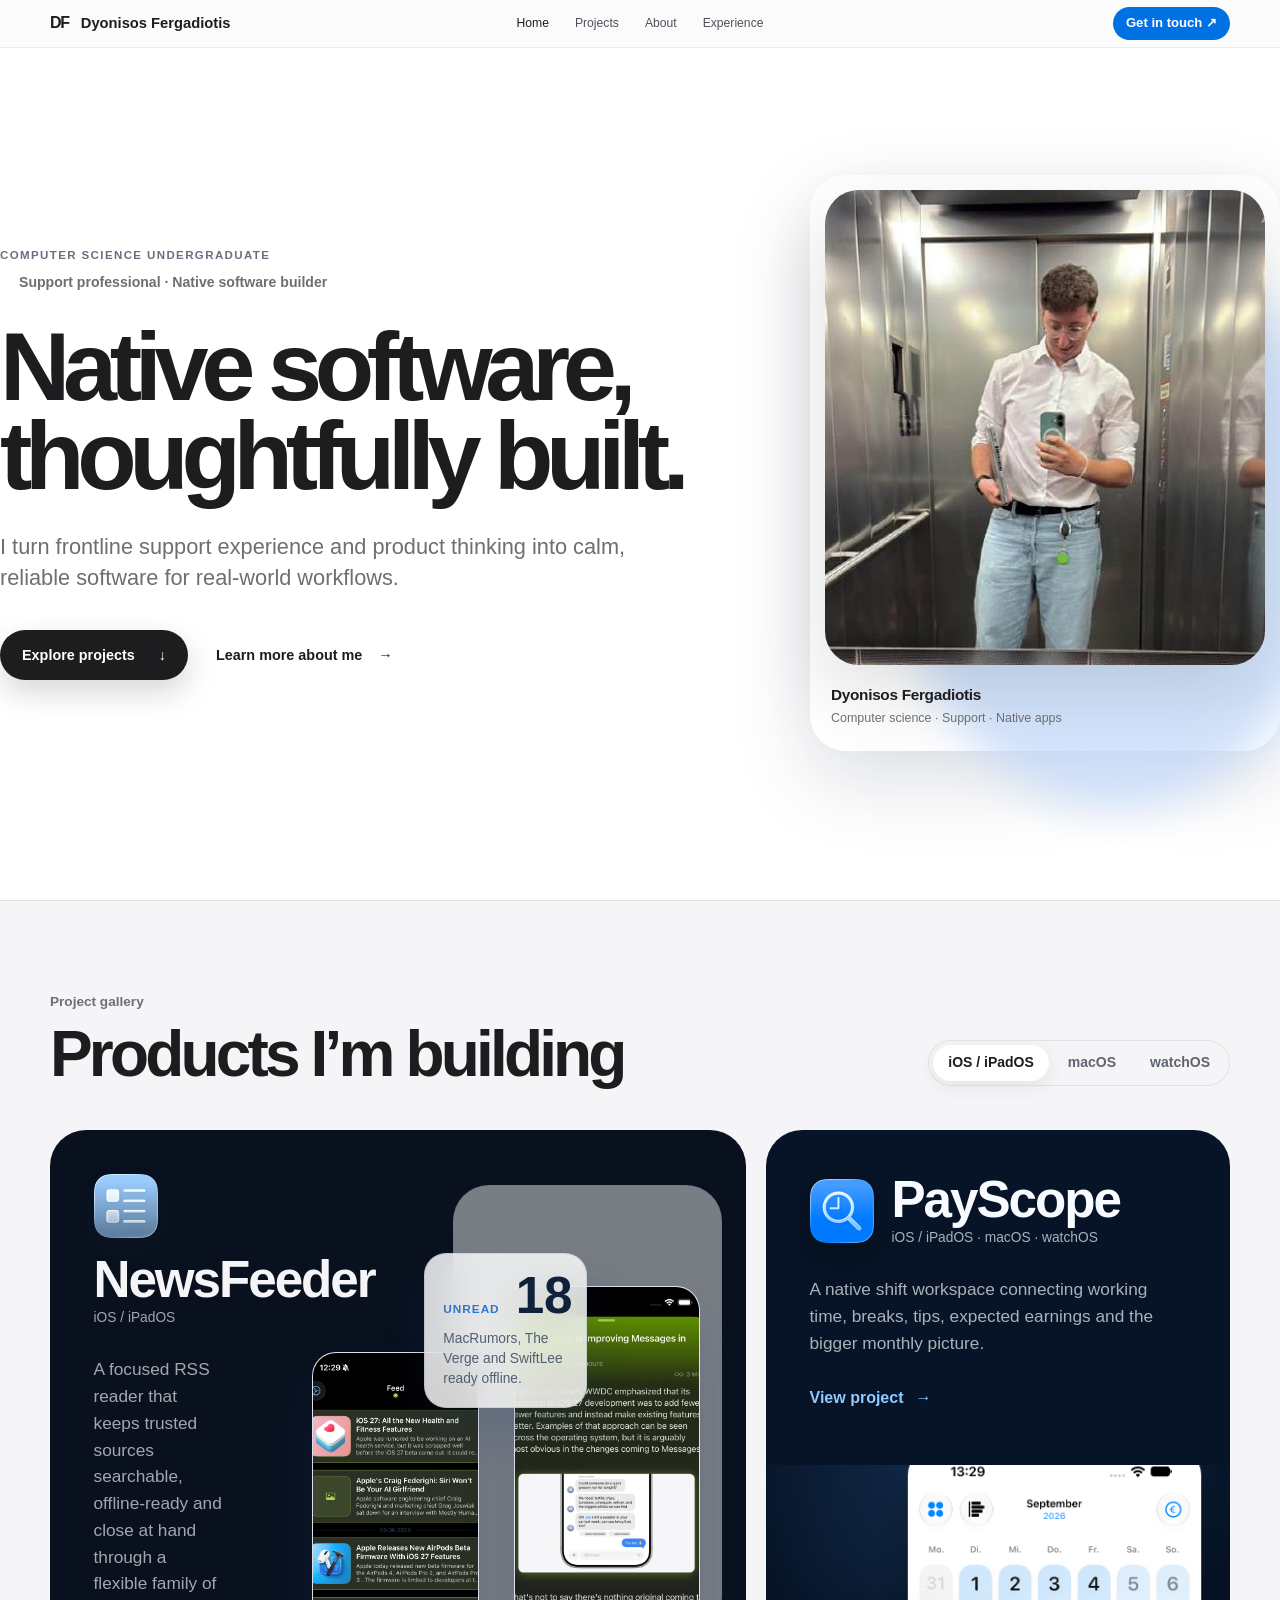
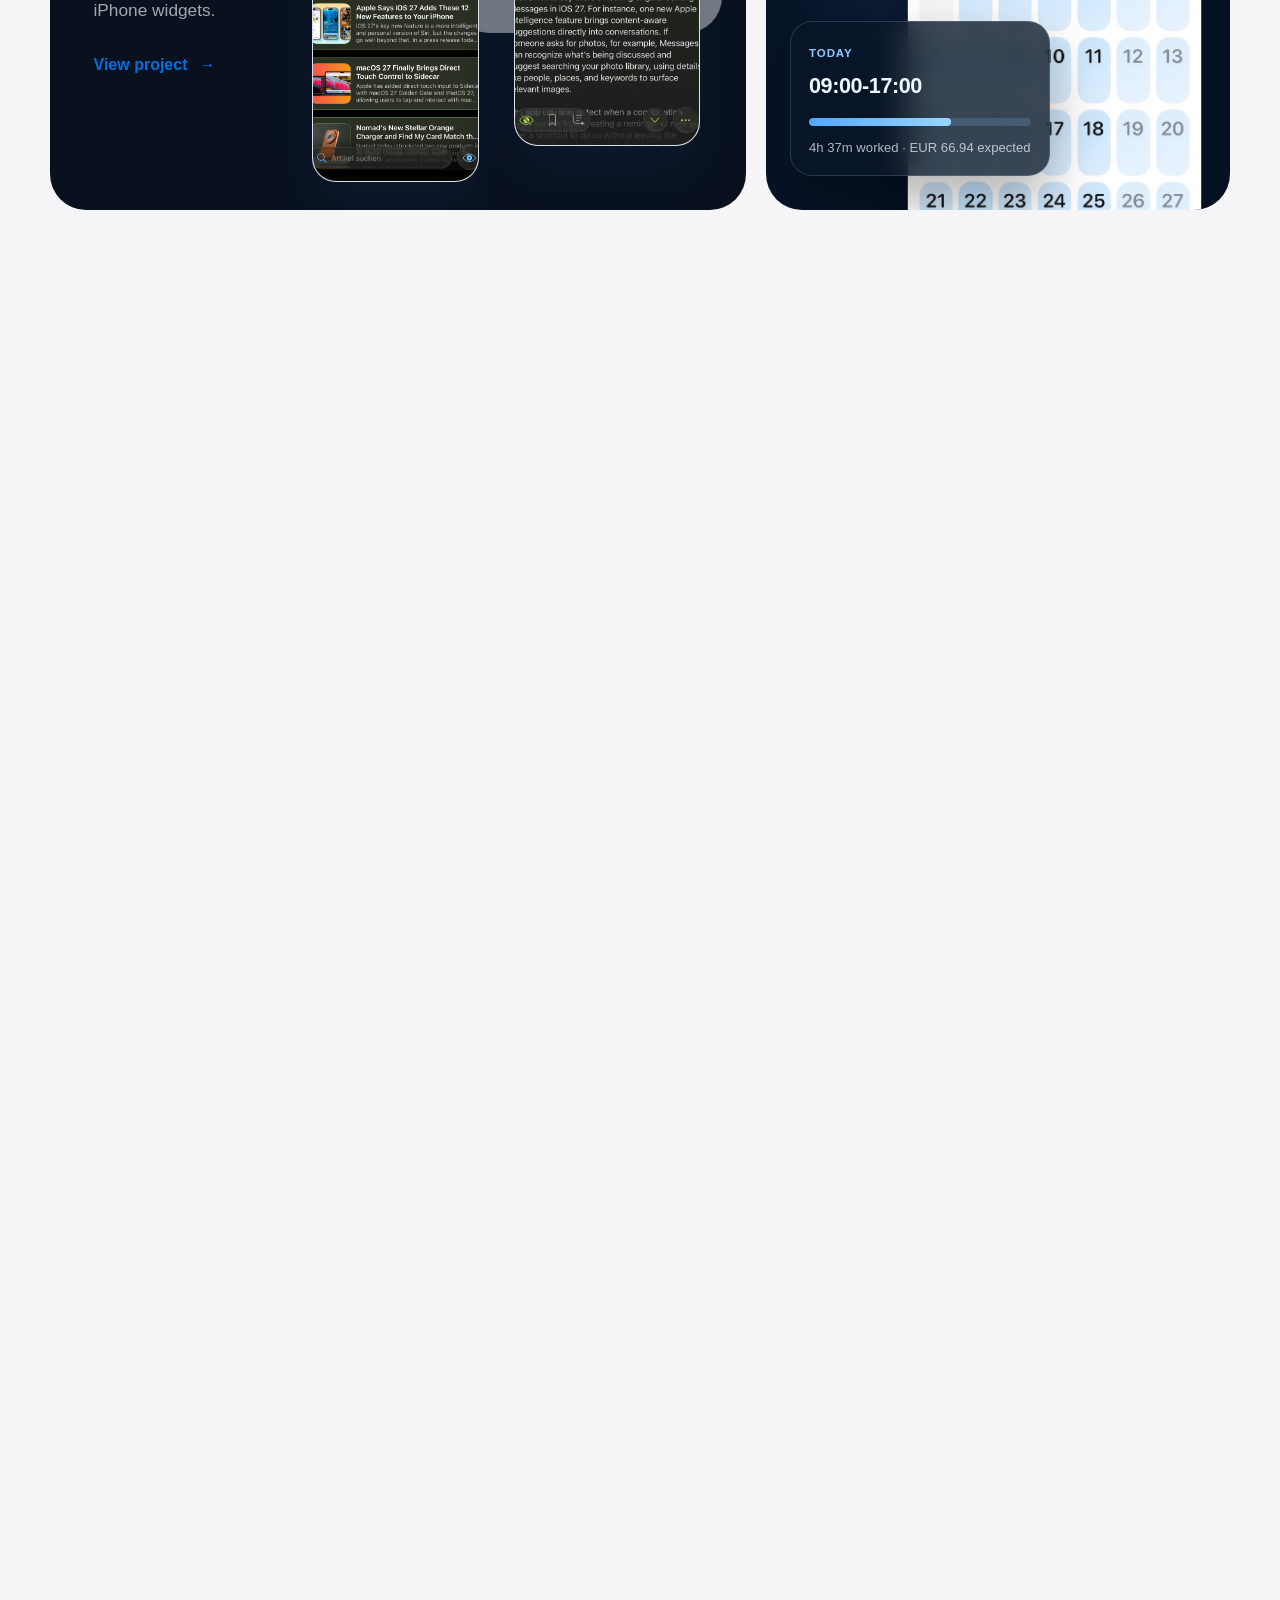
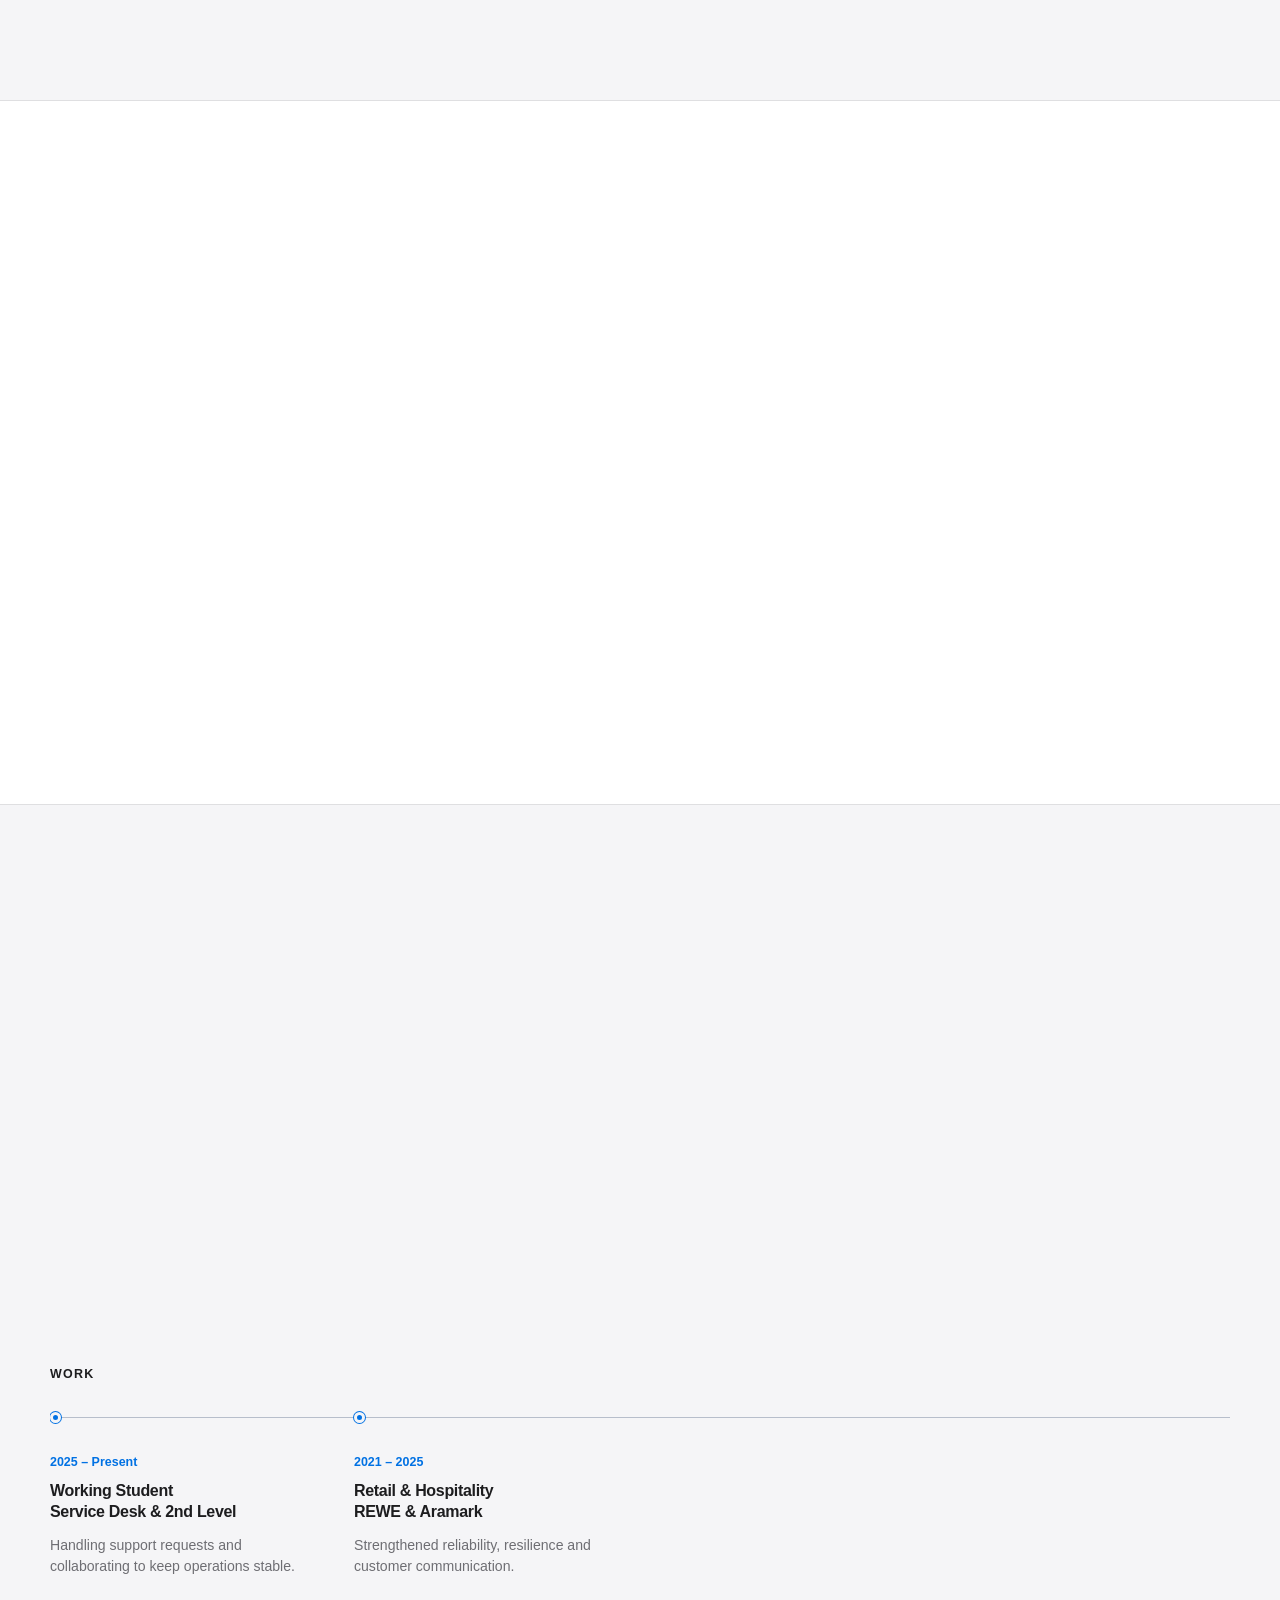
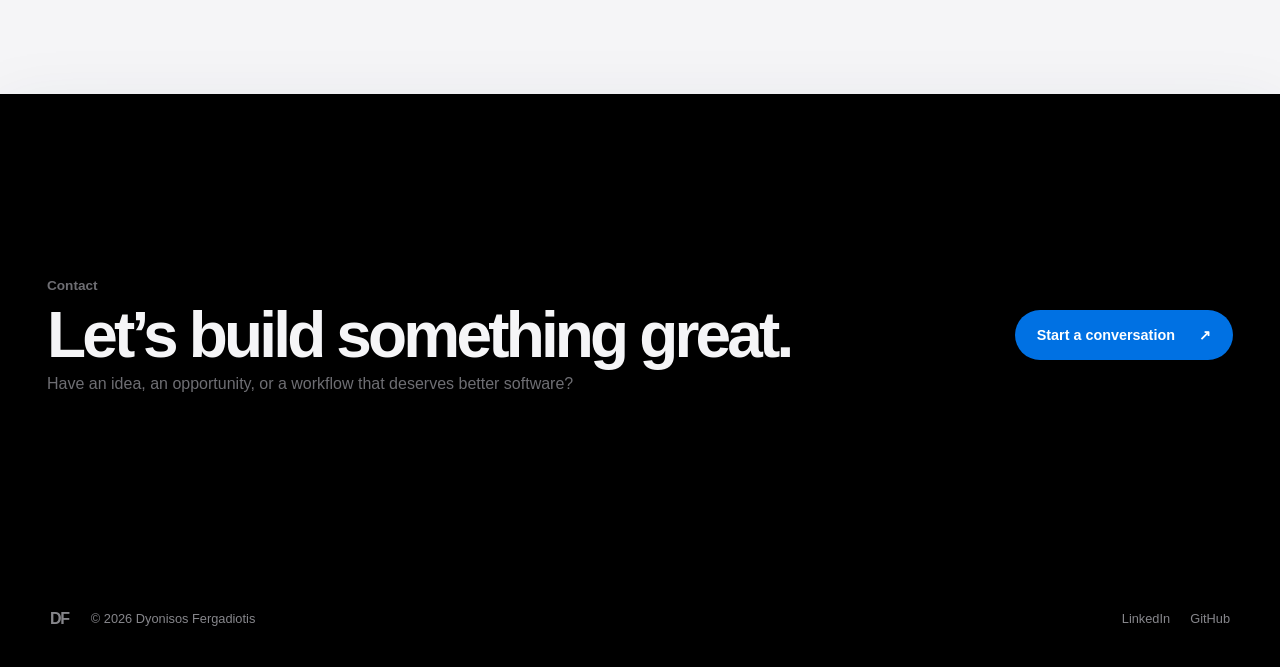
<file: index.html>
<!DOCTYPE html>
<html lang="en" data-motion-page="portfolio">

<head>
    <meta charset="UTF-8">
    <meta name="viewport" content="width=device-width, initial-scale=1.0, viewport-fit=cover">
    <meta name="description" content="Dyonisos Fergadiotis builds calm native software for real-world workflows.">
    <meta property="og:title" content="Dyonisos Fergadiotis · Native Software Builder">
    <meta property="og:description" content="Explore native apps, widgets, and practical software projects.">
    <meta property="og:url" content="https://dyonisosfergadiotis.de">
    <title>Dyonisos Fergadiotis · Portfolio</title>

    <link rel="stylesheet" href="css/stylesheet.css?v=20260703-mobile-scale">
    <link rel="stylesheet" href="css/motion.css?v=20260629-calm-motion">
    <link rel="stylesheet" href="css/apple-polish.css?v=20260922-apple-product-story">
    <link rel="apple-touch-icon" sizes="180x180" href="icon/apple-touch-icon.png">
    <link rel="icon" type="image/png" sizes="32x32" href="icon/favicon-32x32.png">
    <link rel="icon" type="image/png" sizes="16x16" href="icon/favicon-16x16.png">
    <link rel="icon" type="image/x-icon" href="icon/favicon.ico">
    <link rel="manifest" href="icon/site.webmanifest">
</head>

<body>
    <a class="skip-link" href="#main-content">Skip to content</a>

    <header class="site-header">
        <a class="brand" href="#home" aria-label="Dyonisos Fergadiotis, home">
            <span class="brand-mark" aria-hidden="true">DF</span>
            <span>Dyonisos Fergadiotis</span>
        </a>

        <button class="nav-toggle" type="button" aria-expanded="false" aria-controls="primary-navigation">
            <span class="sr-only">Toggle navigation</span>
            <span></span>
            <span></span>
        </button>

        <nav id="primary-navigation" class="nav-links" aria-label="Primary navigation">
            <a class="active" href="#home">Home</a>
            <a href="#projects">Projects</a>
            <a href="#about">About</a>
            <a href="#experience">Experience</a>
        </nav>

        <a class="header-cta" href="#contact">Get in touch <span aria-hidden="true">↗</span></a>
    </header>

    <main id="main-content">
        <section id="home" class="hero">
            <div class="hero-copy">
                <div class="hero-intro">
                    <p class="kicker"><span></span>Computer science undergraduate</p>
                    <p class="hero-role">Support professional · Native software builder</p>
                </div>
                <h1>Native software,<br>thoughtfully built<span>.</span></h1>
                <p class="hero-lead">I turn frontline support experience and product thinking into calm, reliable
                    software for real-world workflows.</p>
                <div class="hero-actions">
                    <a class="button button-primary" href="#projects">Explore projects <span aria-hidden="true">↓</span></a>
                    <a class="text-link" href="#about">Learn more about me <span aria-hidden="true">→</span></a>
                </div>
            </div>

            <figure class="hero-visual" data-motion-static>
                <div class="portrait-frame">
                    <img src="assets/dyonisos-fergadiotis-portrait.jpg"
                        alt="Dyonisos Fergadiotis taking a mirror portrait">
                </div>
                <figcaption>
                    <strong>Dyonisos Fergadiotis</strong>
                    <span>Computer science · Support · Native apps</span>
                </figcaption>
            </figure>
        </section>

        <div class="chapter-transition chapter-transition-projects" aria-hidden="true">
            <span class="chapter-transition-line"></span>
            <span class="chapter-transition-node"></span>
            <span class="chapter-transition-line"></span>
        </div>

        <section id="projects" class="projects">
            <div class="section-heading-row">
                <div>
                    <p class="section-label"><span></span>Project gallery</p>
                    <h2>Products I’m building</h2>
                </div>
                <div class="project-filter" role="group" aria-label="Filter projects">
                    <button class="filter-button active" type="button" data-filter="ios-ipados" aria-pressed="true">iOS / iPadOS</button>
                    <button class="filter-button" type="button" data-filter="macos" aria-pressed="false">macOS</button>
                    <button class="filter-button" type="button" data-filter="watchos" aria-pressed="false">watchOS</button>
                </div>
            </div>

            <div class="project-gallery">
                <article class="project-card project-card-featured" data-categories="ios-ipados">
                    <div class="project-copy">
                        <div class="project-title-row">
                            <img src="AppIcons/NewsFeeder-current.png" alt="" width="72" height="72">
                            <div>
                                <h3>NewsFeeder</h3>
                                <p>iOS / iPadOS</p>
                            </div>
                        </div>
                        <p>A focused RSS reader that keeps trusted sources searchable, offline-ready and close at hand
                            through a flexible family of iPhone widgets.</p>
                        <a class="project-link" href="projects/NF/NewsFeeder.html">View project <span aria-hidden="true">→</span></a>
                    </div>
                    <div class="project-media newsfeeder-media">
                        <div class="nf-app-scene" aria-hidden="true">
                            <figure class="nf-shot nf-shot-feed">
                                <img src="projects/NF/AppViews/Feed-iPhone17ProMax.png" alt="">
                            </figure>
                            <div class="nf-widget-stack">
                                <div>
                                    <span>Unread</span>
                                    <strong>18</strong>
                                </div>
                                <p>MacRumors, The Verge and SwiftLee ready offline.</p>
                            </div>
                            <figure class="nf-shot nf-shot-reader">
                                <img src="projects/NF/AppViews/Reader-iPhone17ProMax.png" alt="">
                            </figure>
                        </div>
                    </div>
                </article>

                <article class="project-card project-card-compact project-card-payscope" data-categories="ios-ipados macos watchos">
                    <div class="project-copy">
                        <div class="project-title-row">
                            <img src="AppIcons/PayScope-current.png" alt="" width="72" height="72">
                            <div>
                                <h3>PayScope</h3>
                                <p>iOS / iPadOS · macOS · watchOS</p>
                            </div>
                        </div>
                        <p>A native shift workspace connecting working time, breaks, tips, expected earnings and the
                            bigger monthly picture.</p>
                        <a class="project-link" href="projects/PS/PayScope.html">View project <span aria-hidden="true">→</span></a>
                    </div>
                    <div class="project-media payscope-media">
                        <figure class="ps-calendar-shot" aria-hidden="true">
                            <img src="projects/PS/AppViews/Calendar-2026.png" alt="">
                        </figure>
                        <div class="ps-shift-snapshot" aria-hidden="true">
                            <span>Today</span>
                            <strong>09:00-17:00</strong>
                            <div><i style="width: 64%"></i></div>
                            <p>4h 37m worked · EUR 66.94 expected</p>
                        </div>
                    </div>
                </article>

                <article class="project-card project-card-wide project-card-tracksaver" data-categories="ios-ipados macos watchos">
                    <div class="project-copy">
                        <div class="project-title-row">
                            <img src="AppIcons/TrackSaver-current.png" alt="" width="72" height="72">
                            <div>
                                <h3>TrackSaver</h3>
                                <p>iOS / iPadOS · macOS · watchOS</p>
                            </div>
                        </div>
                        <p>Save the song that is playing to the right Spotify playlist, then keep a dependable history
                            in sync across Apple devices.</p>
                        <a class="project-link project-link-green" href="projects/TS/TrackSaver.html">View project <span aria-hidden="true">→</span></a>
                    </div>
                    <div class="project-media tracksaver-media">
                        <figure class="ts-connect-shot" aria-hidden="true">
                            <img src="projects/TS/AppViews/Connect-2026.png" alt="">
                        </figure>
                        <div class="ts-save-card" aria-hidden="true">
                            <span>Now playing</span>
                            <strong>One tap. Right playlist.</strong>
                            <p>iCloud keeps the save history available across devices.</p>
                        </div>
                    </div>
                </article>

                <article class="project-card project-card-wide" data-categories="ios-ipados">
                    <div class="project-copy">
                        <div class="project-title-row">
                            <img src="AppIcons/Wetterblatt-current.png" alt="" width="72" height="72">
                            <div>
                                <h3>Wetterblatt</h3>
                                <p>iOS / iPadOS</p>
                            </div>
                        </div>
                        <p>A privacy-friendly weather journal with understandable, timely forecasts that remain useful
                            offline.</p>
                        <a class="project-link" href="projects/WB/Wetterblatt.html">View project <span aria-hidden="true">→</span></a>
                    </div>
                    <div class="weather-showcase" aria-hidden="true">
                        <div class="weather-forecast">
                            <div class="weather-forecast-top">
                                <img src="AppIcons/Wetterblatt-current.png" alt="">
                                <div>
                                    <span>Fresh 12 min ago</span>
                                    <strong>21°</strong>
                                </div>
                            </div>
                            <div class="weather-hours">
                                <span>Now<br><b>21°</b></span>
                                <span>13<br><b>22°</b></span>
                                <span>14<br><b>23°</b></span>
                                <span>15<br><b>Rain</b></span>
                            </div>
                        </div>
                        <div class="weather-journal">
                            <span>Wetterblatt</span>
                            <strong>Forecast with memory</strong>
                            <p>Offline state, freshness and daily context stay visible before the weather changes.</p>
                        </div>
                        <div class="weather-celestial">
                            <img src="projects/WB/celestial/sun.png" alt="">
                            <img src="projects/WB/celestial/moon-waxing-gibbous.png" alt="">
                            <img src="projects/WB/celestial/moon-full.png" alt="">
                        </div>
                    </div>
                </article>
            </div>
        </section>

        <div class="chapter-transition chapter-transition-about" aria-hidden="true">
            <span class="chapter-transition-line"></span>
            <span class="chapter-transition-node"></span>
            <span class="chapter-transition-line"></span>
        </div>

        <section id="about" class="about">
            <div class="about-column">
                <p class="section-label"><span></span>About me</p>
                <h2>Curious. Reliable.<br>Solution-oriented.</h2>
                <p>I’m a computer science undergraduate at TU Dortmund with a passion for building native iOS
                    experiences and operational tools that solve real problems.</p>
                <p>Working close to support teams and users helps me turn recurring pain points into intuitive products
                    and better processes.</p>
                <ul class="clean-list">
                    <li>Detail-minded builder with a calm approach</li>
                    <li>Clear communicator and collaborative teammate</li>
                    <li>Always learning, always shipping</li>
                </ul>
            </div>

            <div class="about-column approach">
                <p class="section-label"><span></span>My approach</p>
                <h2>From insight to meaningful software.</h2>
                <ol class="approach-list">
                    <li><span>01</span><div><strong>Understand the real problem</strong><p>Listen closely, ask better questions, and find the actual need.</p></div></li>
                    <li><span>02</span><div><strong>Design with clarity</strong><p>Plan flows and interactions that stay out of the way.</p></div></li>
                    <li><span>03</span><div><strong>Build native &amp; reliable</strong><p>Craft performant, accessible experiences with attention to detail.</p></div></li>
                    <li><span>04</span><div><strong>Iterate &amp; improve</strong><p>Learn from feedback and continuously make things better.</p></div></li>
                </ol>
            </div>
        </section>

        <div class="chapter-transition chapter-transition-experience" aria-hidden="true">
            <span class="chapter-transition-line"></span>
            <span class="chapter-transition-node"></span>
            <span class="chapter-transition-line"></span>
        </div>

        <section id="experience" class="experience">
            <p class="section-label"><span></span>Experience &amp; education</p>
            <h2>My path so far</h2>
            <div class="path-groups">
                <div class="path-group">
                    <p class="path-group-label">Education</p>
                    <div class="timeline-scroll" tabindex="0" role="region"
                        aria-label="Education timeline. Scroll horizontally for older entries.">
                        <div class="timeline">
                            <article>
                                <span class="timeline-dot"></span>
                                <p class="timeline-year">2022 – Present</p>
                                <h3>B.Sc. Computer Science<br>TU Dortmund</h3>
                                <p>Software engineering fundamentals, data structures and business administration.</p>
                            </article>
                            <article>
                                <span class="timeline-dot"></span>
                                <p class="timeline-year">2022</p>
                                <h3>German Abitur<br>Phoenix-Gymnasium</h3>
                                <p>General university entrance qualification.</p>
                            </article>
                        </div>
                    </div>
                </div>

                <div class="path-group">
                    <p class="path-group-label">Work</p>
                    <div class="timeline-scroll" tabindex="0" role="region"
                        aria-label="Work timeline. Scroll horizontally for older entries.">
                        <div class="timeline">
                            <article>
                                <span class="timeline-dot"></span>
                                <p class="timeline-year">2025 – Present</p>
                                <h3>Working Student<br>Service Desk &amp; 2nd Level</h3>
                                <p>Handling support requests and collaborating to keep operations stable.</p>
                            </article>
                            <article>
                                <span class="timeline-dot"></span>
                                <p class="timeline-year">2021 – 2025</p>
                                <h3>Retail &amp; Hospitality<br>REWE &amp; Aramark</h3>
                                <p>Strengthened reliability, resilience and customer communication.</p>
                            </article>
                        </div>
                    </div>
                </div>
            </div>
        </section>

        <div class="chapter-transition chapter-transition-contact" aria-hidden="true">
            <span class="chapter-transition-line"></span>
            <span class="chapter-transition-node"></span>
            <span class="chapter-transition-line"></span>
        </div>

        <section id="contact" class="contact">
            <div>
                <p class="section-label"><span></span>Contact</p>
                <h2>Let’s build something great.</h2>
                <p>Have an idea, an opportunity, or a workflow that deserves better software?</p>
            </div>
            <a class="button button-primary" href="https://www.linkedin.com/in/dyonisosfergadiotis/" target="_blank"
                rel="noreferrer">Start a conversation <span aria-hidden="true">↗</span></a>
        </section>
    </main>

    <footer class="site-footer">
        <a class="brand footer-brand" href="#home"><span class="brand-mark" aria-hidden="true">DF</span></a>
        <p>© <span id="current-year"></span> Dyonisos Fergadiotis</p>
        <div class="footer-links">
            <a href="https://www.linkedin.com/in/dyonisosfergadiotis/" target="_blank" rel="noreferrer">LinkedIn</a>
            <a href="https://github.com/dyonisosfergadiotis" target="_blank" rel="noreferrer">GitHub</a>
        </div>
    </footer>

    <script src="js/script.js?v=20260615-personal-hero-timelines" defer></script>
    <script src="js/motion.js?v=20260629-calm-motion" defer></script>
</body>

</html>
</file>
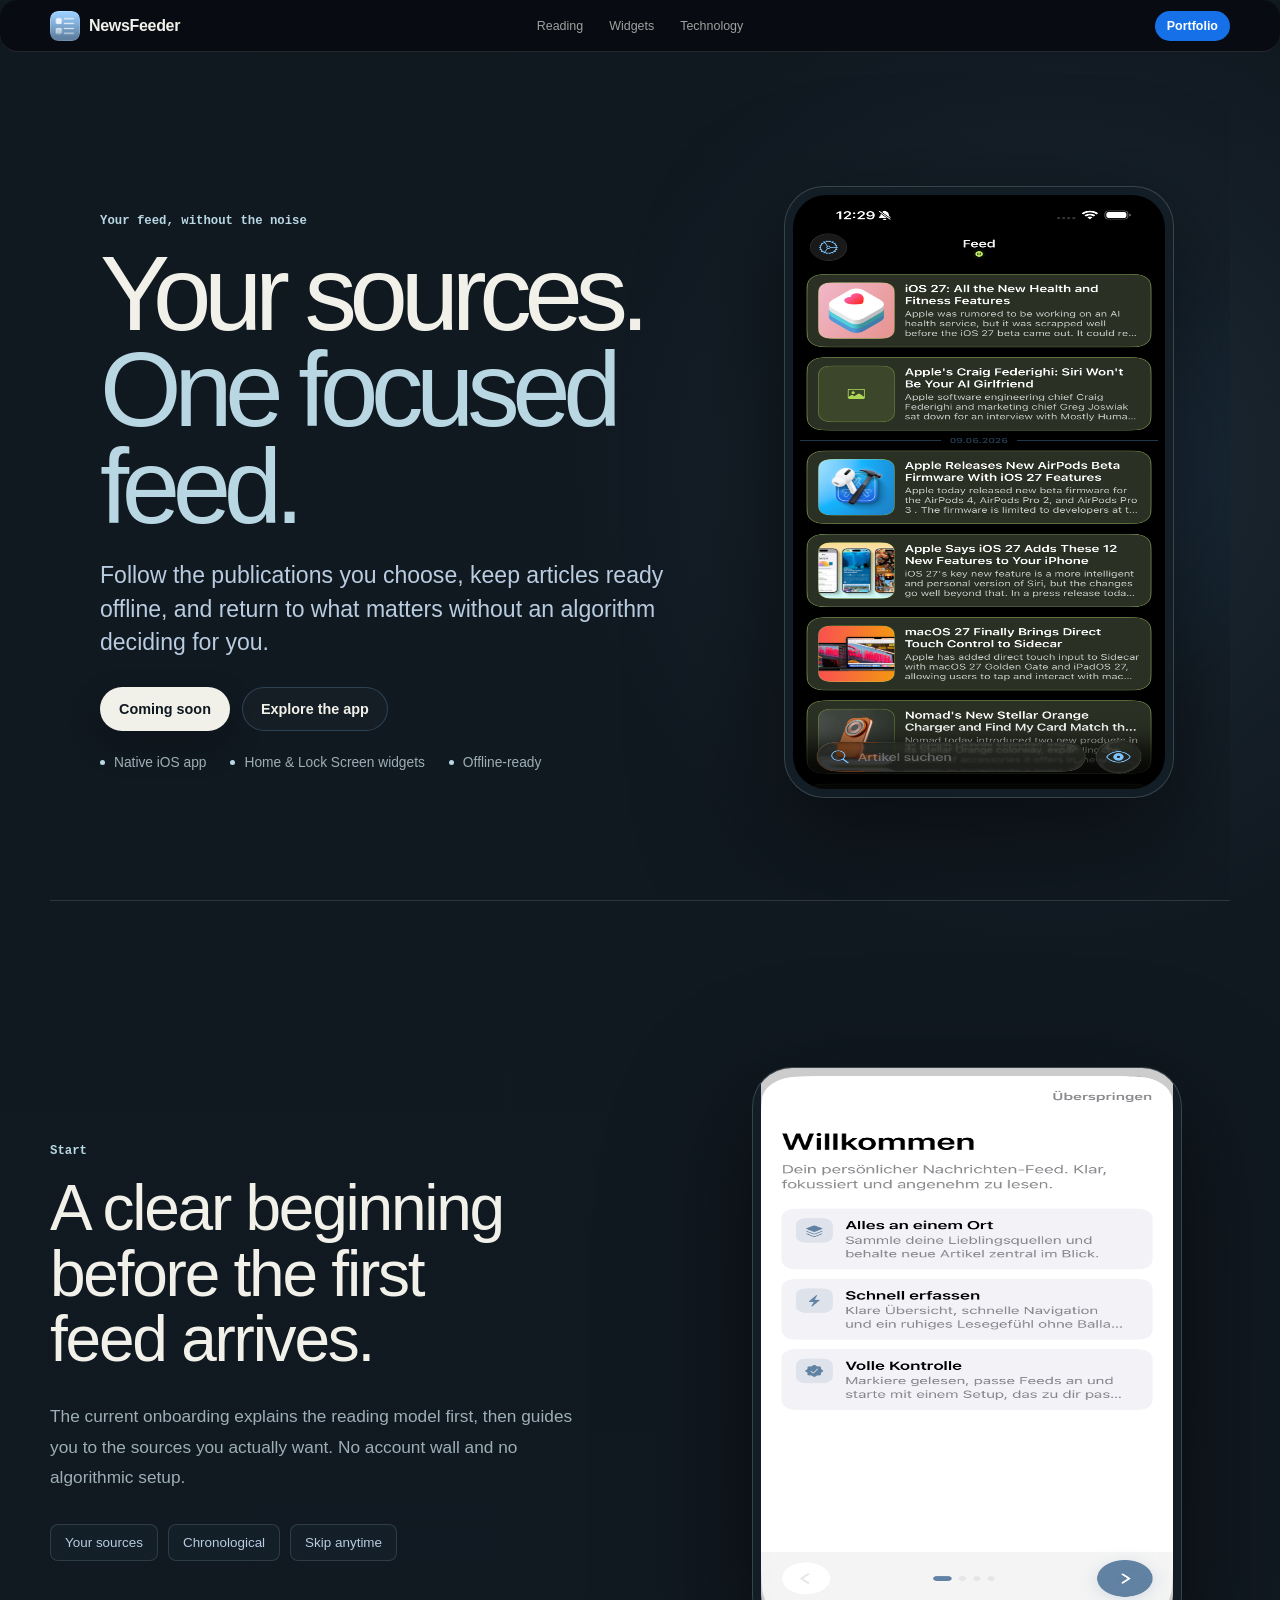
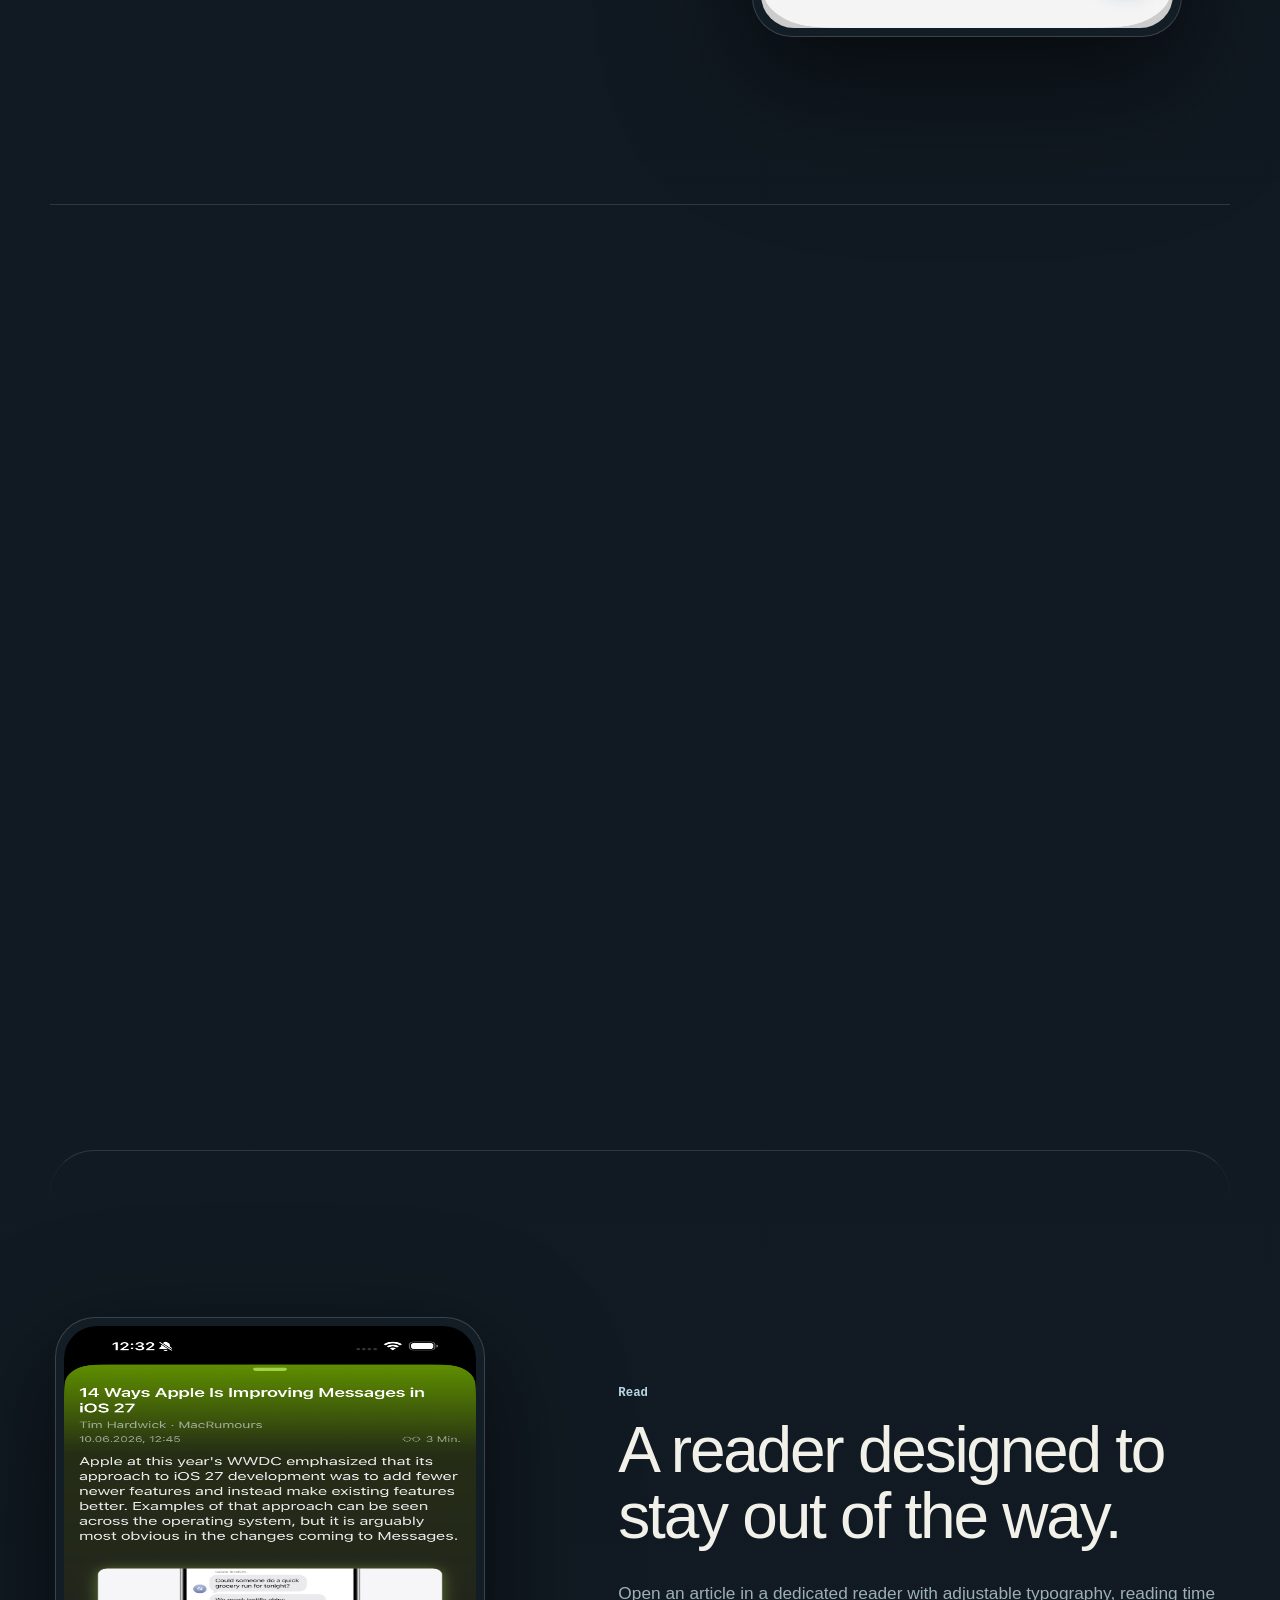
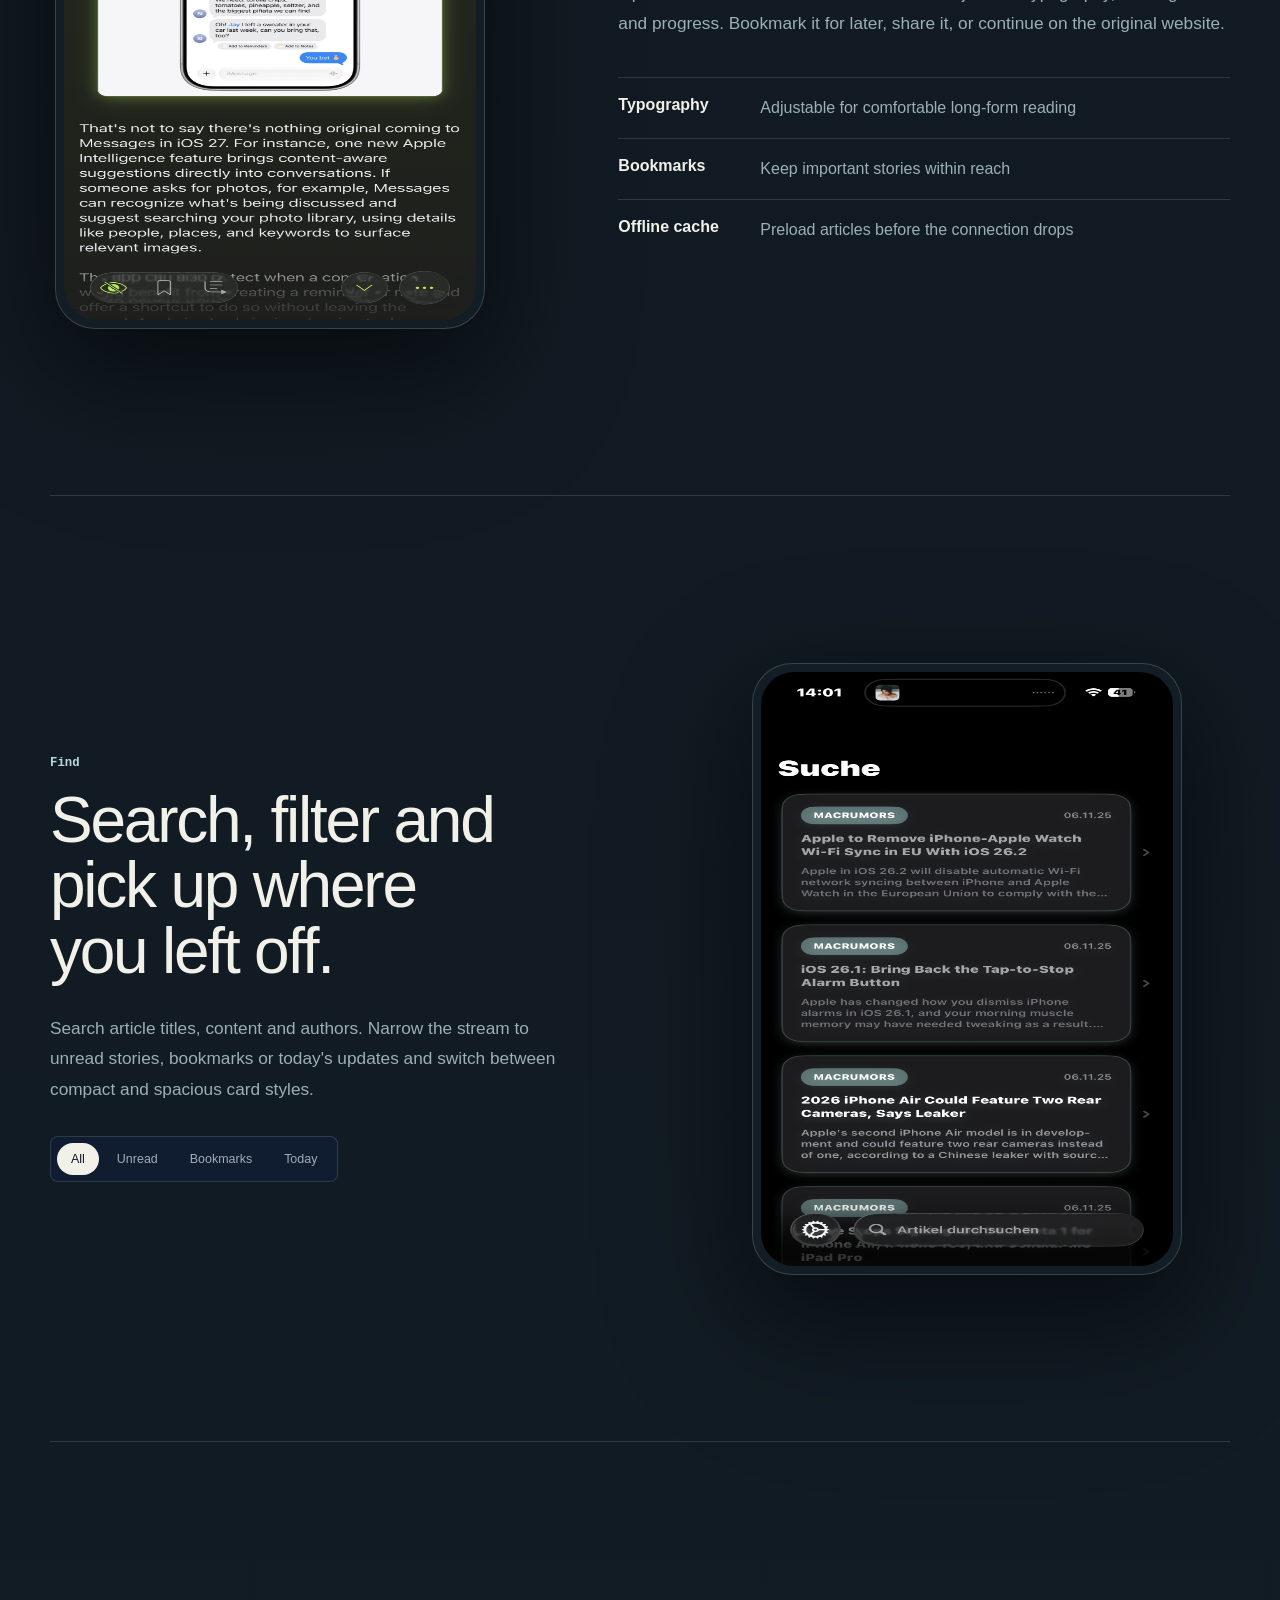
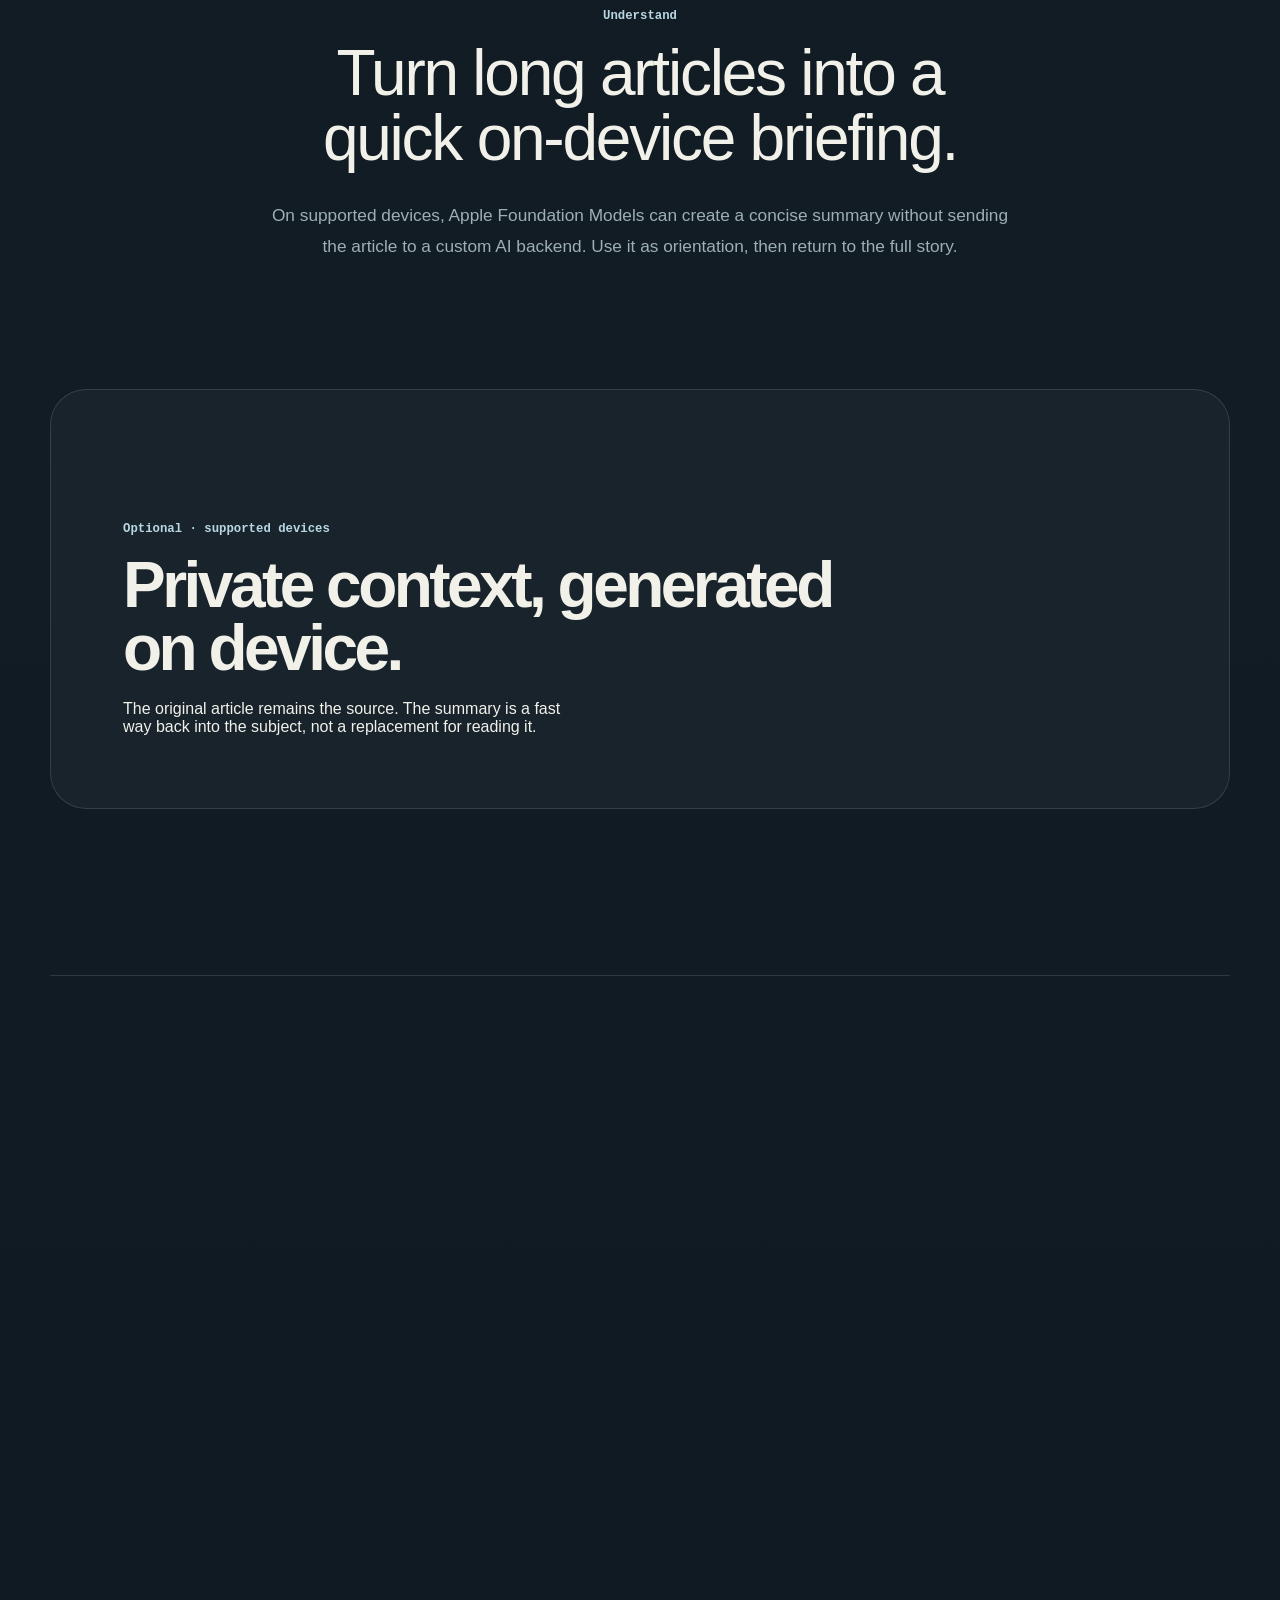
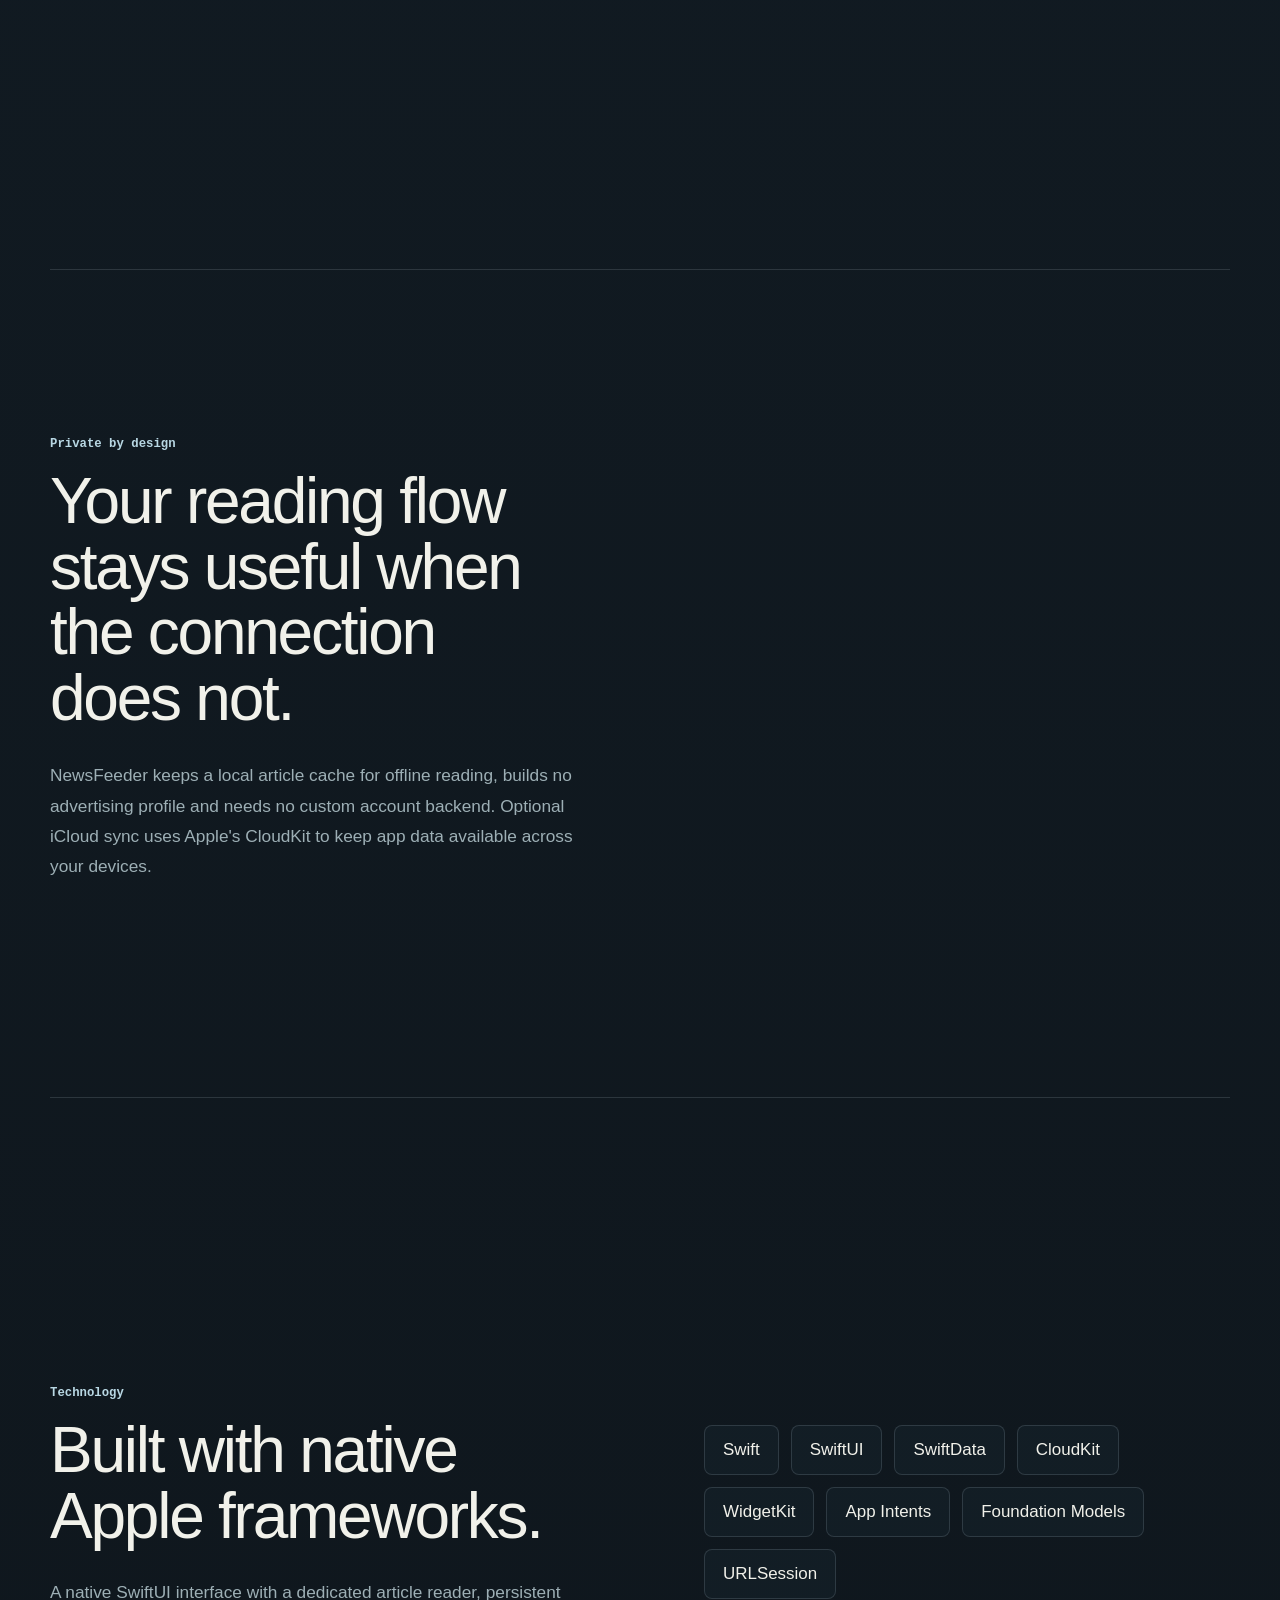
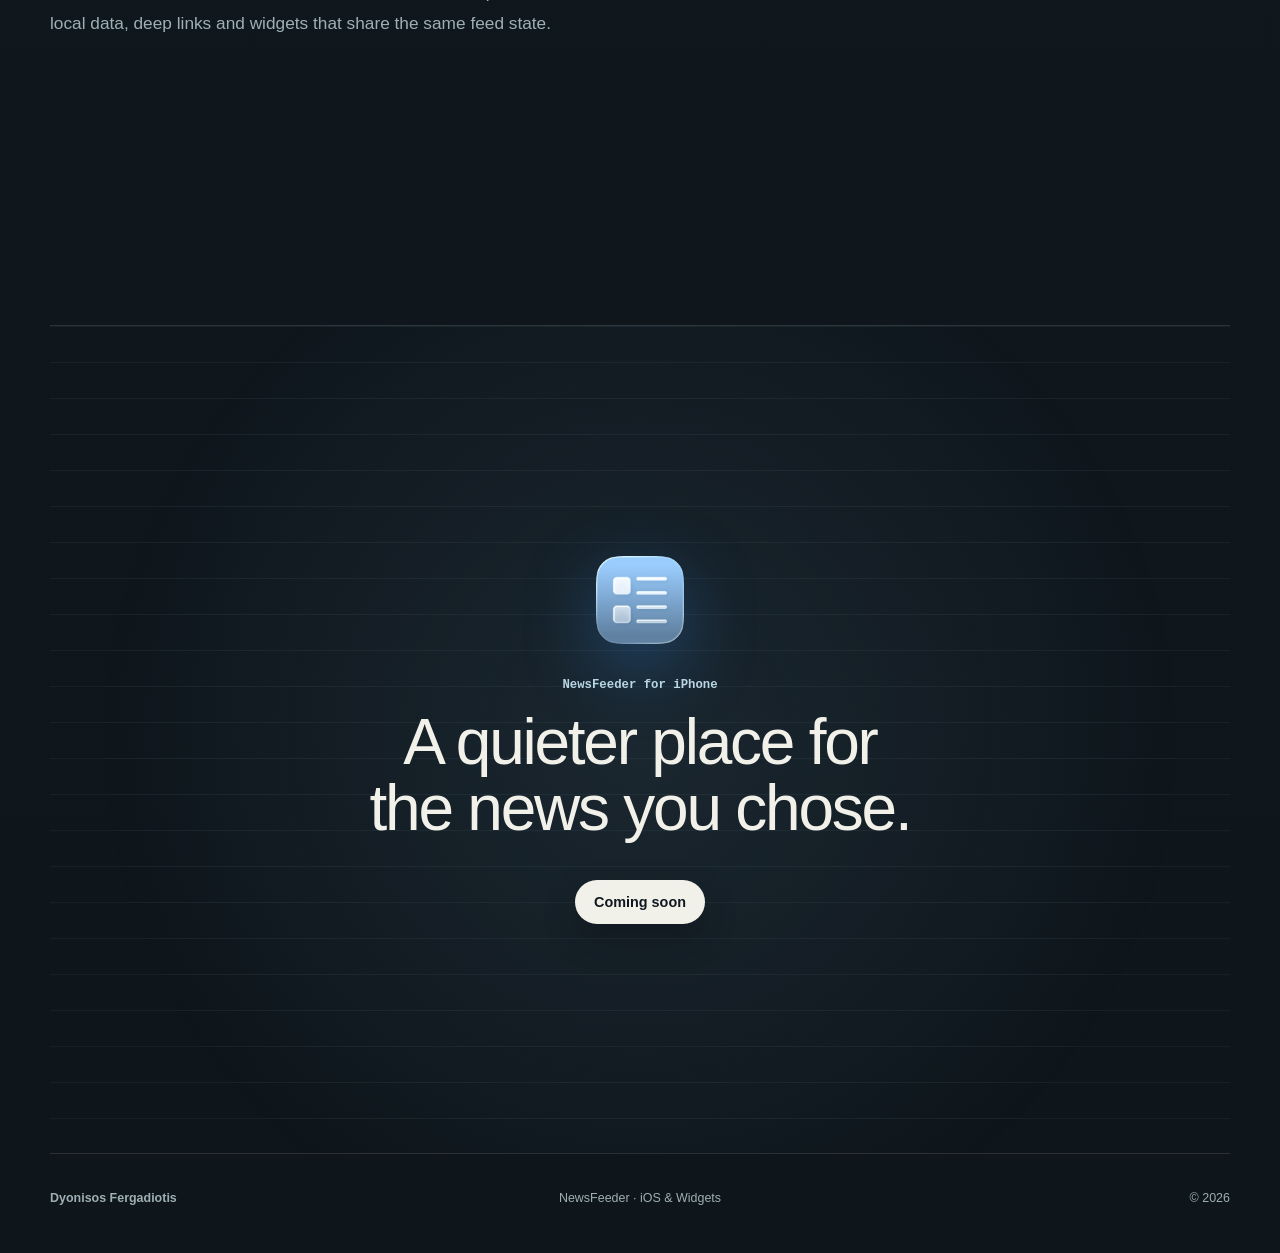
<file: projects/NF/NewsFeeder.html>
<!doctype html>
<html lang="en">
<head>
  <meta charset="utf-8">
  <meta name="viewport" content="width=device-width, initial-scale=1, viewport-fit=cover">
  <meta name="theme-color" content="#0a1628">
  <meta name="description" content="NewsFeeder is a focused RSS reader for iPhone with offline reading, search, on-device summaries and widgets.">
  <meta property="og:title" content="NewsFeeder · Your sources. One focused feed.">
  <meta property="og:description" content="A focused RSS reader for trusted sources, offline reading and iPhone widgets.">
  <meta property="og:image" content="../../AppIcons/NF.png">
  <title>NewsFeeder · Focused RSS Reader for iPhone</title>
  <link rel="stylesheet" href="stylesheet.css?v=20260703-mobile-scale">
  <link rel="stylesheet" href="../../css/motion.css?v=20260629-calm-motion">
  <link rel="stylesheet" href="../product-story.css?v=20260922-apple-product-story">
  <link rel="stylesheet" href="../app-shell.css?v=20260922-apple-local-nav">
  <link rel="apple-touch-icon" href="../../AppIcons/NF.png">
  <link rel="icon" type="image/png" href="../../AppIcons/NF.png">
  <script src="newsfeeder.js?v=20260614" defer></script>
  <script src="../../js/motion.js?v=20260629-calm-motion" defer></script>
</head>
<body class="product-page nf-product">
  <a class="skip-link" href="#main">Skip to content</a>

  <header class="app-header">
    <a class="app-brand" href="#top" aria-label="NewsFeeder home">
      <img src="../../AppIcons/NF.png" alt="">
      <span>NewsFeeder</span>
    </a>
    <button class="app-nav-toggle" type="button" aria-expanded="false" aria-controls="app-navigation">Menu</button>
    <nav class="app-nav" id="app-navigation" aria-label="Page navigation">
      <a href="#reading">Reading</a>
      <a href="#widgets">Widgets</a>
      <a href="#technology">Technology</a>
    </nav>
    <a class="app-portfolio-link" href="../../index.html">Portfolio</a>
  </header>

  <main id="main">
    <section class="hero" id="top">
      <div class="hero-glow" aria-hidden="true"></div>
      <div class="hero-copy">
        <p class="eyebrow reveal">Your feed, without the noise</p>
        <h1 class="reveal">Your sources.<br><span>One focused feed.</span></h1>
        <p class="hero-lede reveal">Follow the publications you choose, keep articles ready offline, and return to what matters without an algorithm deciding for you.</p>
        <div class="hero-actions reveal">
          <span class="button button-primary" aria-label="NewsFeeder is coming soon">Coming soon</span>
          <a class="button button-secondary" href="#curate">Explore the app</a>
        </div>
        <ul class="hero-notes reveal" aria-label="Highlights">
          <li>Native iOS app</li>
          <li>Home &amp; Lock Screen widgets</li>
          <li>Offline-ready</li>
        </ul>
      </div>

      <div class="hero-visual reveal" data-motion-static aria-label="NewsFeeder feed shown on an iPhone 17 Pro Max simulator">
        <div class="screen-shell screen-shell--hero" data-motion-static>
          <img src="AppViews/Feed-iPhone17ProMax.png" alt="NewsFeeder feed with articles from a selected publication">
        </div>
      </div>
    </section>

    <section class="feature feature--start" id="start">
      <div class="section-copy reveal">
        <p class="eyebrow">Start</p>
        <h2>A clear beginning before the first feed arrives.</h2>
        <p>The current onboarding explains the reading model first, then guides you to the sources you actually want. No account wall and no algorithmic setup.</p>
        <div class="feature-list">
          <span>Your sources</span>
          <span>Chronological</span>
          <span>Skip anytime</span>
        </div>
      </div>
      <div class="app-screen reveal">
        <div class="screen-shell">
          <img src="AppViews/Onboarding-2026.png" alt="Current NewsFeeder onboarding on iPhone" loading="lazy">
        </div>
      </div>
    </section>

    <section class="feature feature--curate" id="curate">
      <div class="section-copy reveal">
        <p class="eyebrow">Curate</p>
        <h2>Build a feed around the sources you trust.</h2>
        <p>Add RSS and Atom feeds, give them a color, and bring every publication into one chronological stream. NewsFeeder remembers what you have read without reshaping the feed around engagement.</p>
        <div class="feature-list">
          <span>RSS &amp; Atom</span>
          <span>Feed colors</span>
          <span>Unread filters</span>
        </div>
      </div>
      <div class="app-screen reveal">
        <div class="screen-shell">
          <img src="AppViews/HomeView.PNG" alt="NewsFeeder home view with selected feeds and reading shortcuts" loading="lazy">
        </div>
      </div>
    </section>

    <section class="feature feature--reader" id="reading">
      <div class="reader-visual reveal">
        <div class="screen-shell">
          <img src="AppViews/Reader-iPhone17ProMax.png" alt="NewsFeeder article reader showing a MacRumors story">
        </div>
      </div>
      <div class="section-copy reveal">
        <p class="eyebrow">Read</p>
        <h2>A reader designed to stay out of the way.</h2>
        <p>Open an article in a dedicated reader with adjustable typography, reading time and progress. Bookmark it for later, share it, or continue on the original website.</p>
        <dl class="compact-facts">
          <div><dt>Typography</dt><dd>Adjustable for comfortable long-form reading</dd></div>
          <div><dt>Bookmarks</dt><dd>Keep important stories within reach</dd></div>
          <div><dt>Offline cache</dt><dd>Preload articles before the connection drops</dd></div>
        </dl>
      </div>
    </section>

    <section class="feature feature--find" id="find">
      <div class="section-copy reveal">
        <p class="eyebrow">Find</p>
        <h2>Search, filter and pick up where you left off.</h2>
        <p>Search article titles, content and authors. Narrow the stream to unread stories, bookmarks or today's updates and switch between compact and spacious card styles.</p>
        <div class="filter-demo" aria-label="Available feed filters">
          <span class="is-active">All</span>
          <span>Unread</span>
          <span>Bookmarks</span>
          <span>Today</span>
        </div>
      </div>
      <div class="app-screen reveal">
        <div class="screen-shell">
          <img src="AppViews/View_Search.PNG" alt="NewsFeeder search view with article results" loading="lazy">
        </div>
      </div>
    </section>

    <section class="feature feature--summary" id="understand">
      <div class="section-copy reveal">
        <p class="eyebrow">Understand</p>
        <h2>Turn long articles into a quick on-device briefing.</h2>
        <p>On supported devices, Apple Foundation Models can create a concise summary without sending the article to a custom AI backend. Use it as orientation, then return to the full story.</p>
      </div>
      <div class="product-poster reveal" aria-label="On-device summary feature">
        <span class="eyebrow">Optional · supported devices</span>
        <strong>Private context, generated on device.</strong>
        <p>The original article remains the source. The summary is a fast way back into the subject, not a replacement for reading it.</p>
      </div>
    </section>

    <section class="widgets" id="widgets">
      <div class="widgets-heading reveal">
        <p class="eyebrow">Widgets</p>
        <h2>The next article is already waiting.</h2>
        <p>Place NewsFeeder on the iPhone Home Screen or Lock Screen and open the latest story directly. Choose the amount of context that fits your layout.</p>
      </div>
      <div class="story-rail widget-story reveal" aria-label="NewsFeeder widget formats">
        <article class="story-card"><span>Small</span><h3>One story, ready.</h3><p>A direct route into the newest article from a chosen feed or filter.</p></article>
        <article class="story-card"><span>Medium</span><h3>More context at a glance.</h3><p>Headlines and source color make the next read recognizable before opening the app.</p></article>
        <article class="story-card"><span>Large</span><h3>Your feed on the Home Screen.</h3><p>More stories, the same chronological order, and deep links into the selected article.</p></article>
        <article class="story-card"><span>Lock Screen</span><h3>A quiet reading shortcut.</h3><p>Keep a selected feed or filter close without adding another noisy notification.</p></article>
      </div>
    </section>

    <section class="privacy">
      <div class="privacy-copy reveal">
        <p class="eyebrow">Private by design</p>
        <h2>Your reading flow stays useful when the connection does not.</h2>
        <p>NewsFeeder keeps a local article cache for offline reading, builds no advertising profile and needs no custom account backend. Optional iCloud sync uses Apple's CloudKit to keep app data available across your devices.</p>
      </div>
      <div class="privacy-facts reveal">
        <article><span>01</span><strong>No advertising profile</strong></article>
        <article><span>02</span><strong>No custom account backend</strong></article>
        <article><span>03</span><strong>Local offline cache</strong></article>
        <article><span>04</span><strong>Optional iCloud sync</strong></article>
      </div>
    </section>

    <section class="technology" id="technology">
      <div class="section-copy reveal">
        <p class="eyebrow">Technology</p>
        <h2>Built with native Apple frameworks.</h2>
        <p>A native SwiftUI interface with a dedicated article reader, persistent local data, deep links and widgets that share the same feed state.</p>
      </div>
      <ul class="tech-cloud reveal" aria-label="Technologies used">
        <li>Swift</li>
        <li>SwiftUI</li>
        <li>SwiftData</li>
        <li>CloudKit</li>
        <li>WidgetKit</li>
        <li>App Intents</li>
        <li>Foundation Models</li>
        <li>URLSession</li>
      </ul>
    </section>

    <section class="closing">
      <img src="../../AppIcons/NF.png" alt="" class="closing-icon reveal">
      <p class="eyebrow reveal">NewsFeeder for iPhone</p>
      <h2 class="reveal">A quieter place for the news you chose.</h2>
      <span class="button button-primary reveal">Coming soon</span>
    </section>
  </main>

  <footer class="app-footer">
    <a href="../../index.html">Dyonisos Fergadiotis</a>
    <span class="app-footer-product">NewsFeeder · iOS &amp; Widgets</span>
    <span class="app-footer-copy">&copy; <span data-current-year></span></span>
  </footer>
  <script src="../app-shell.js?v=20260615-scroll-reveal" defer></script>
</body>
</html>
</file>
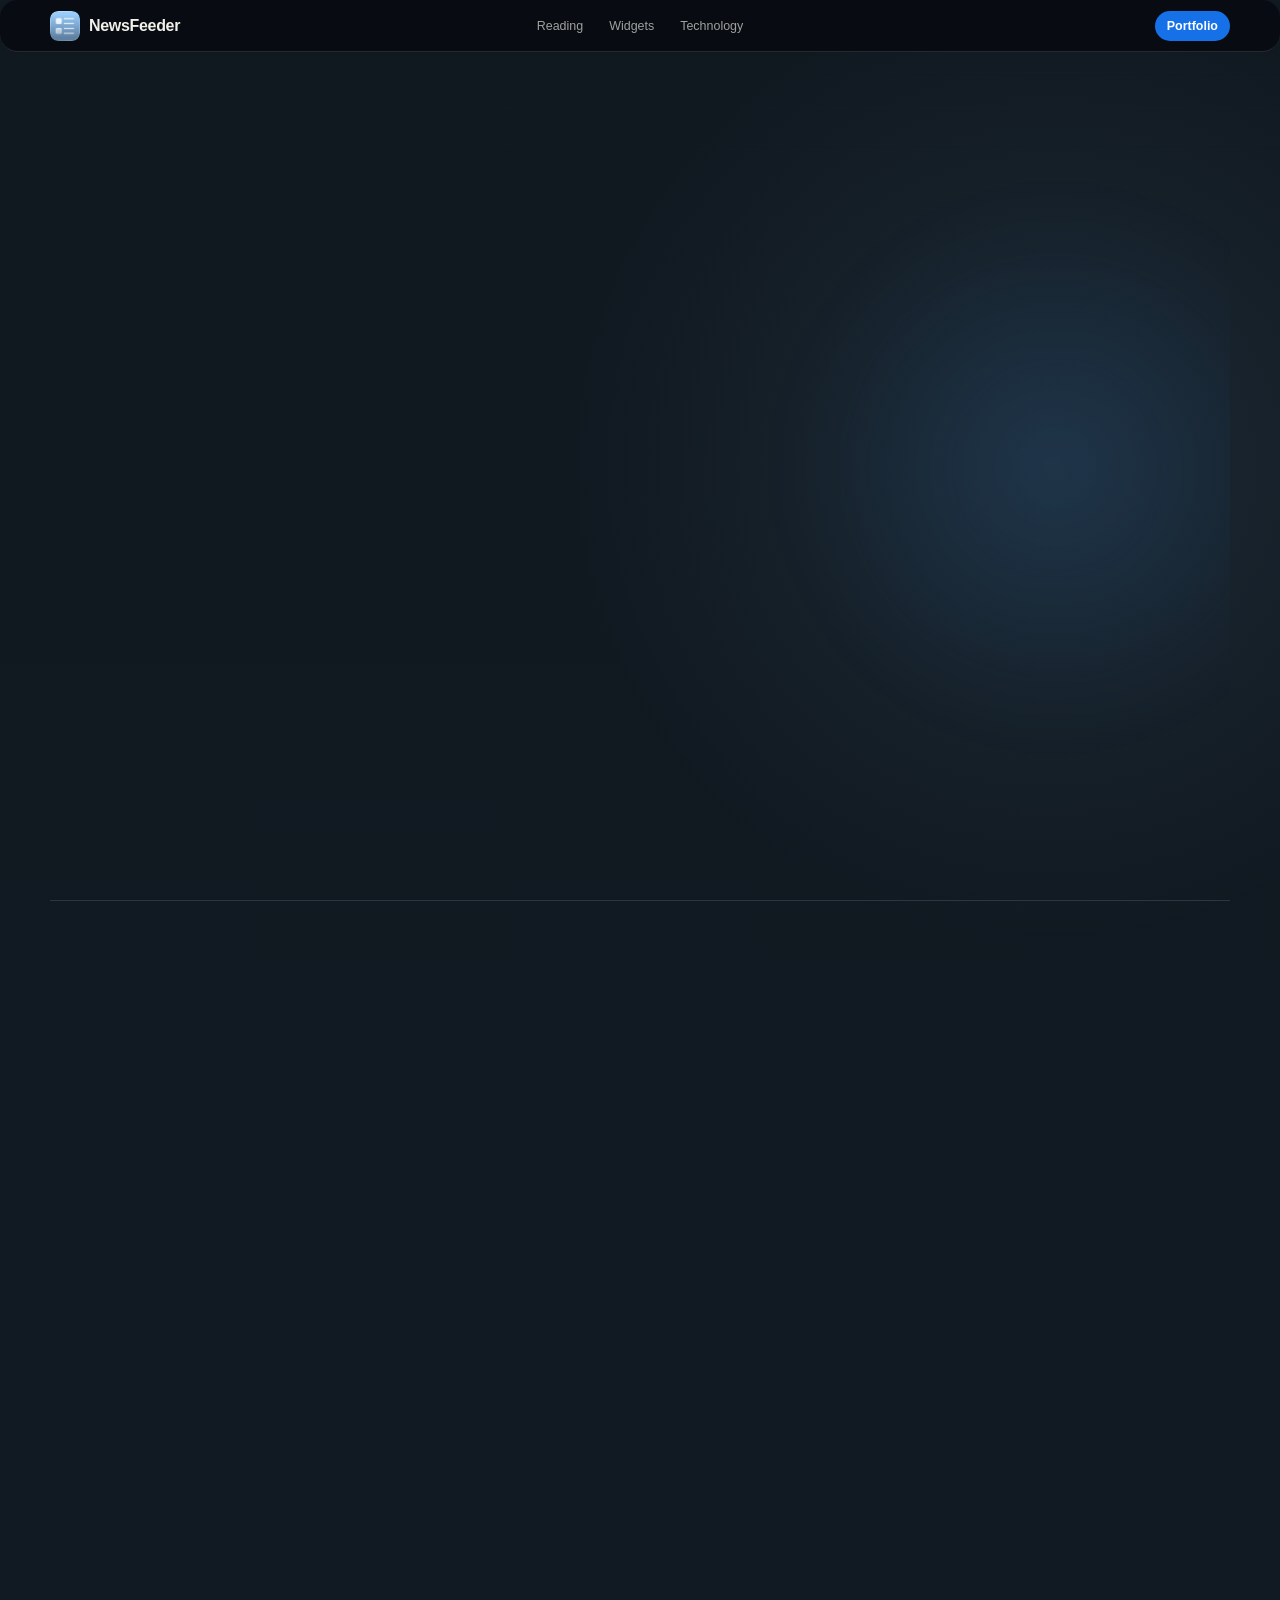
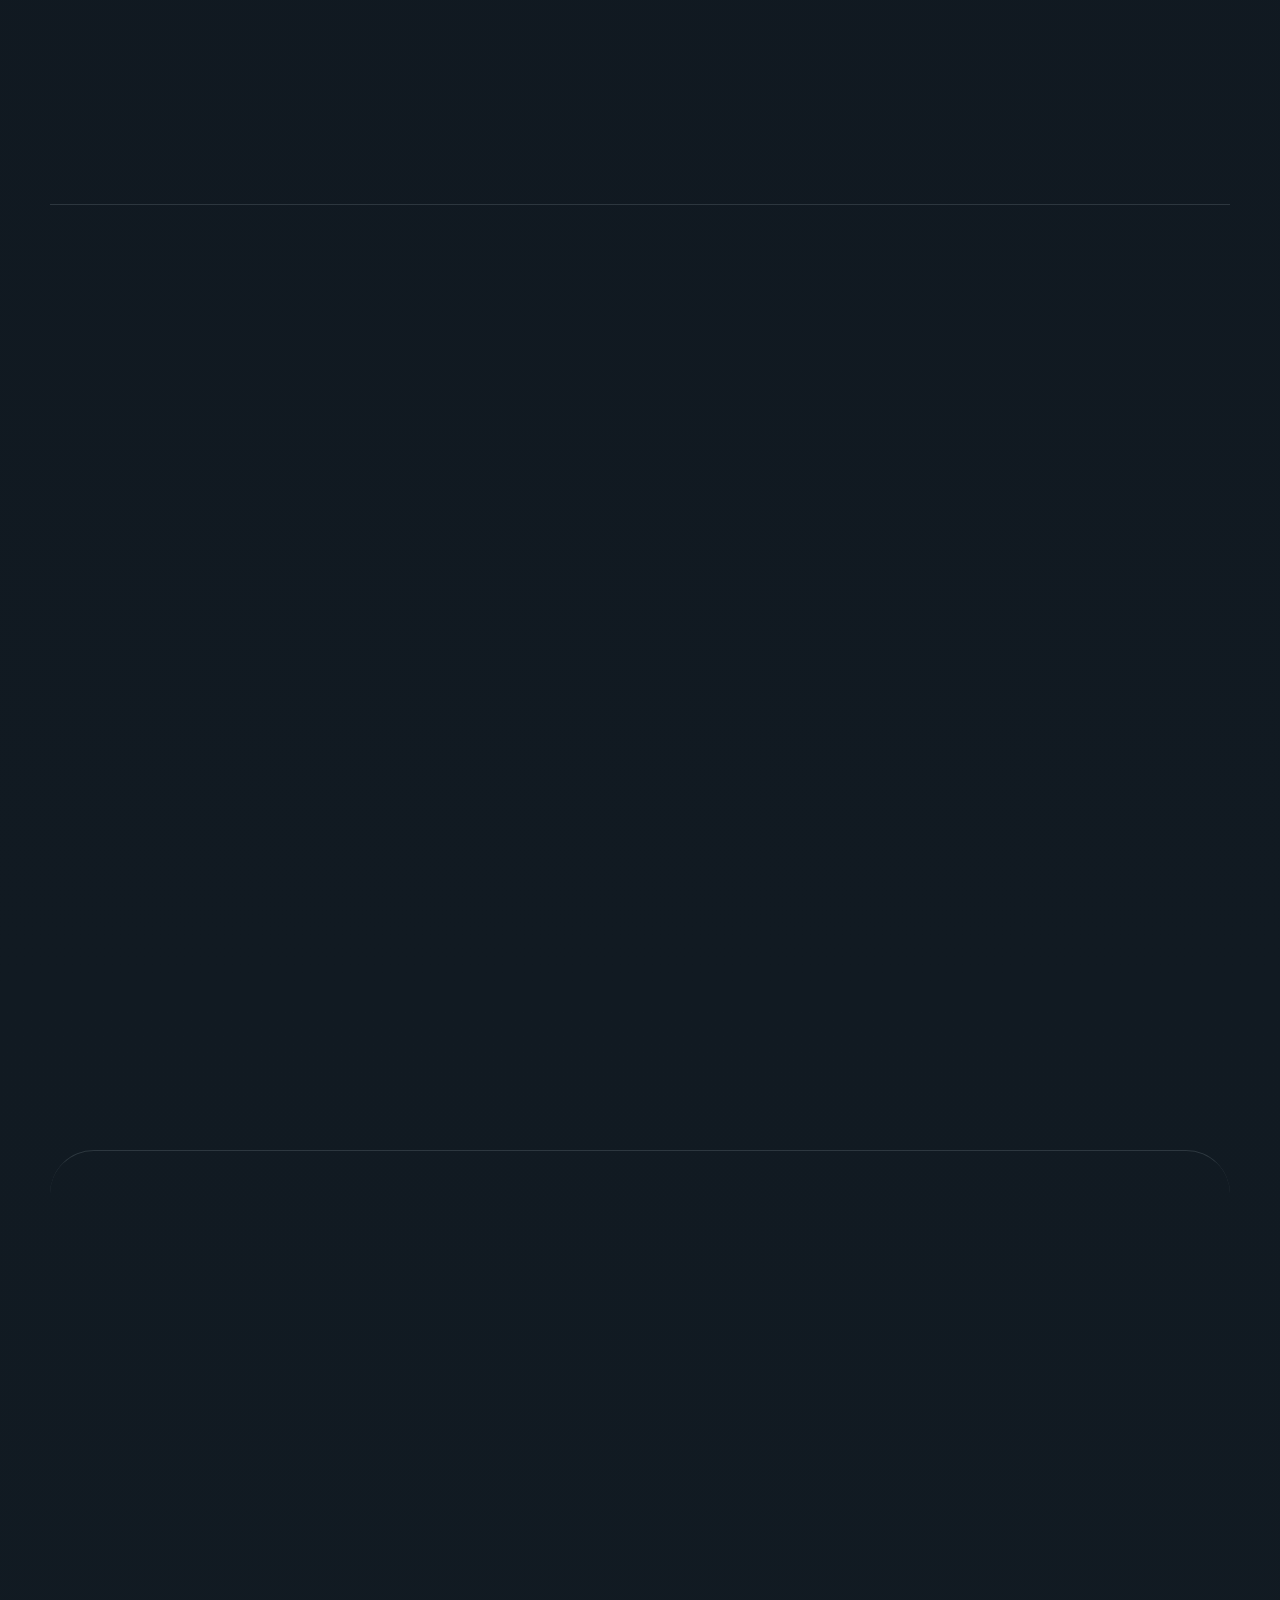
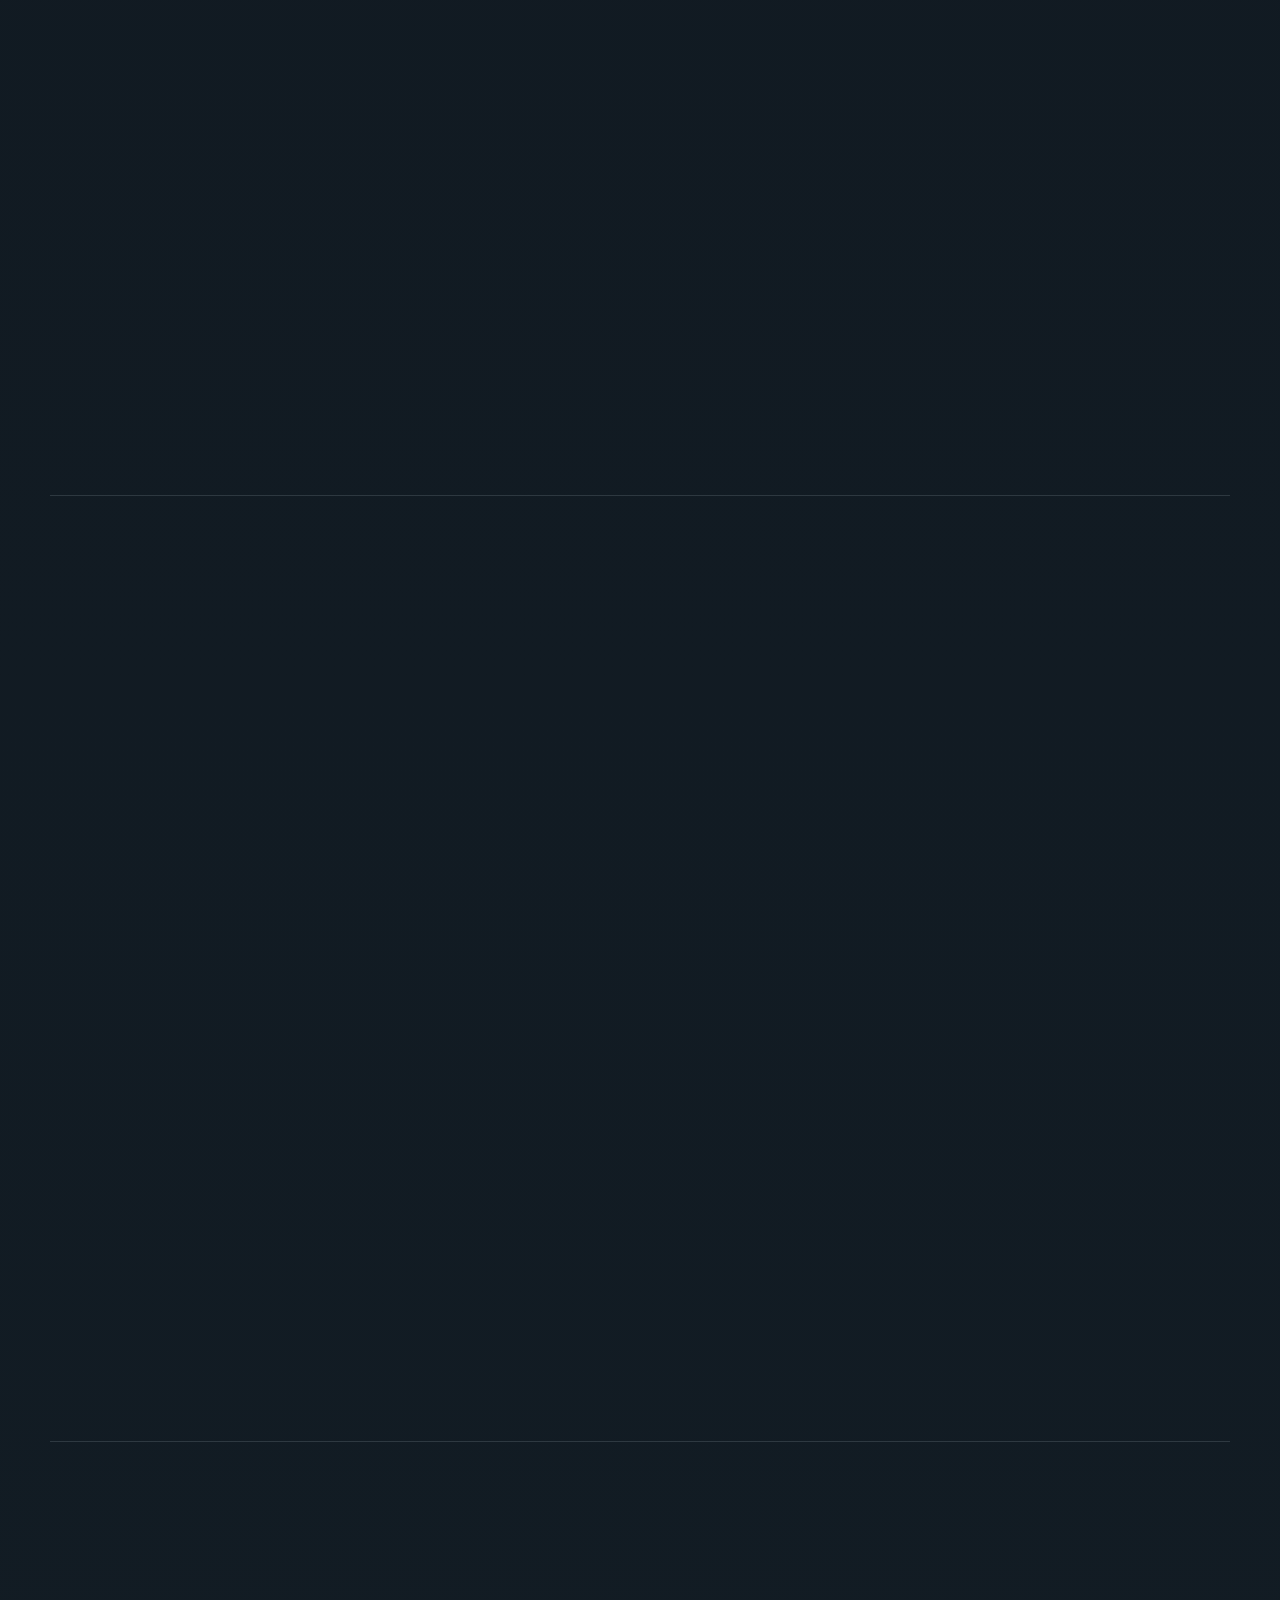
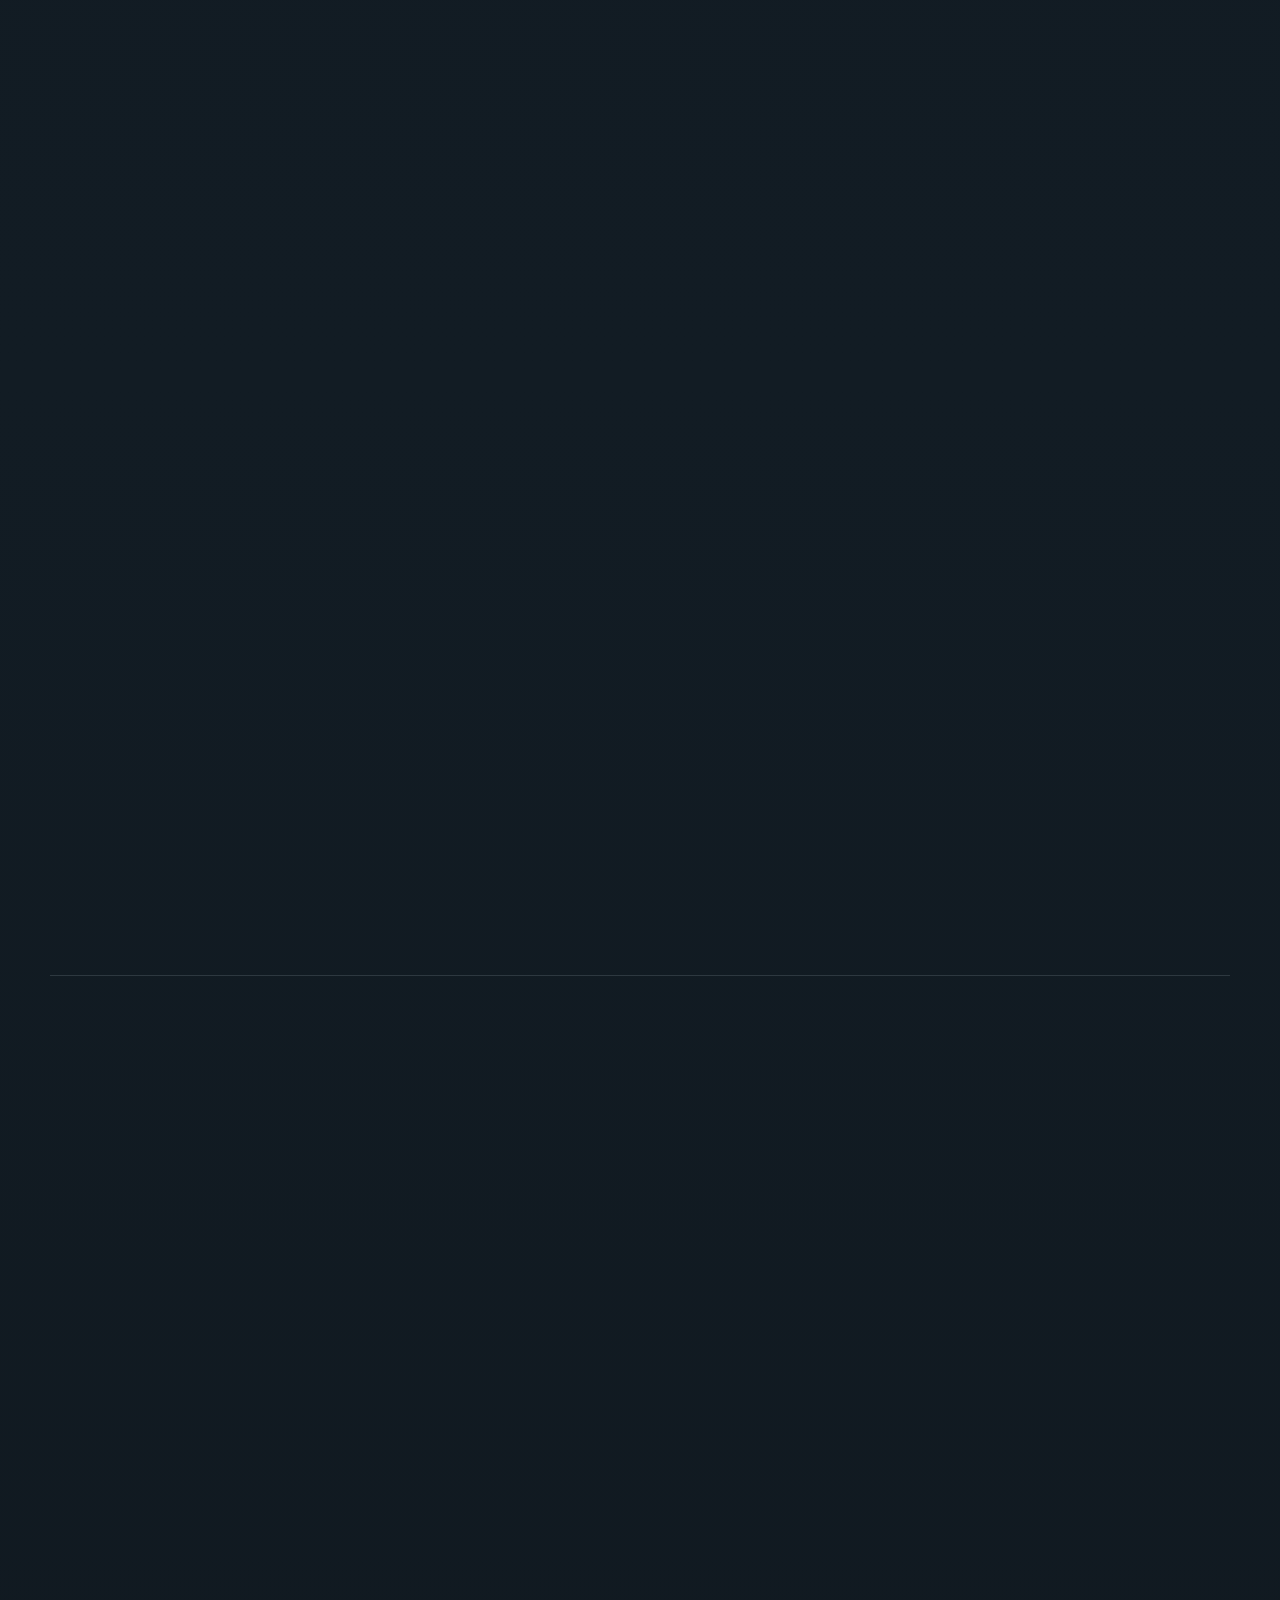
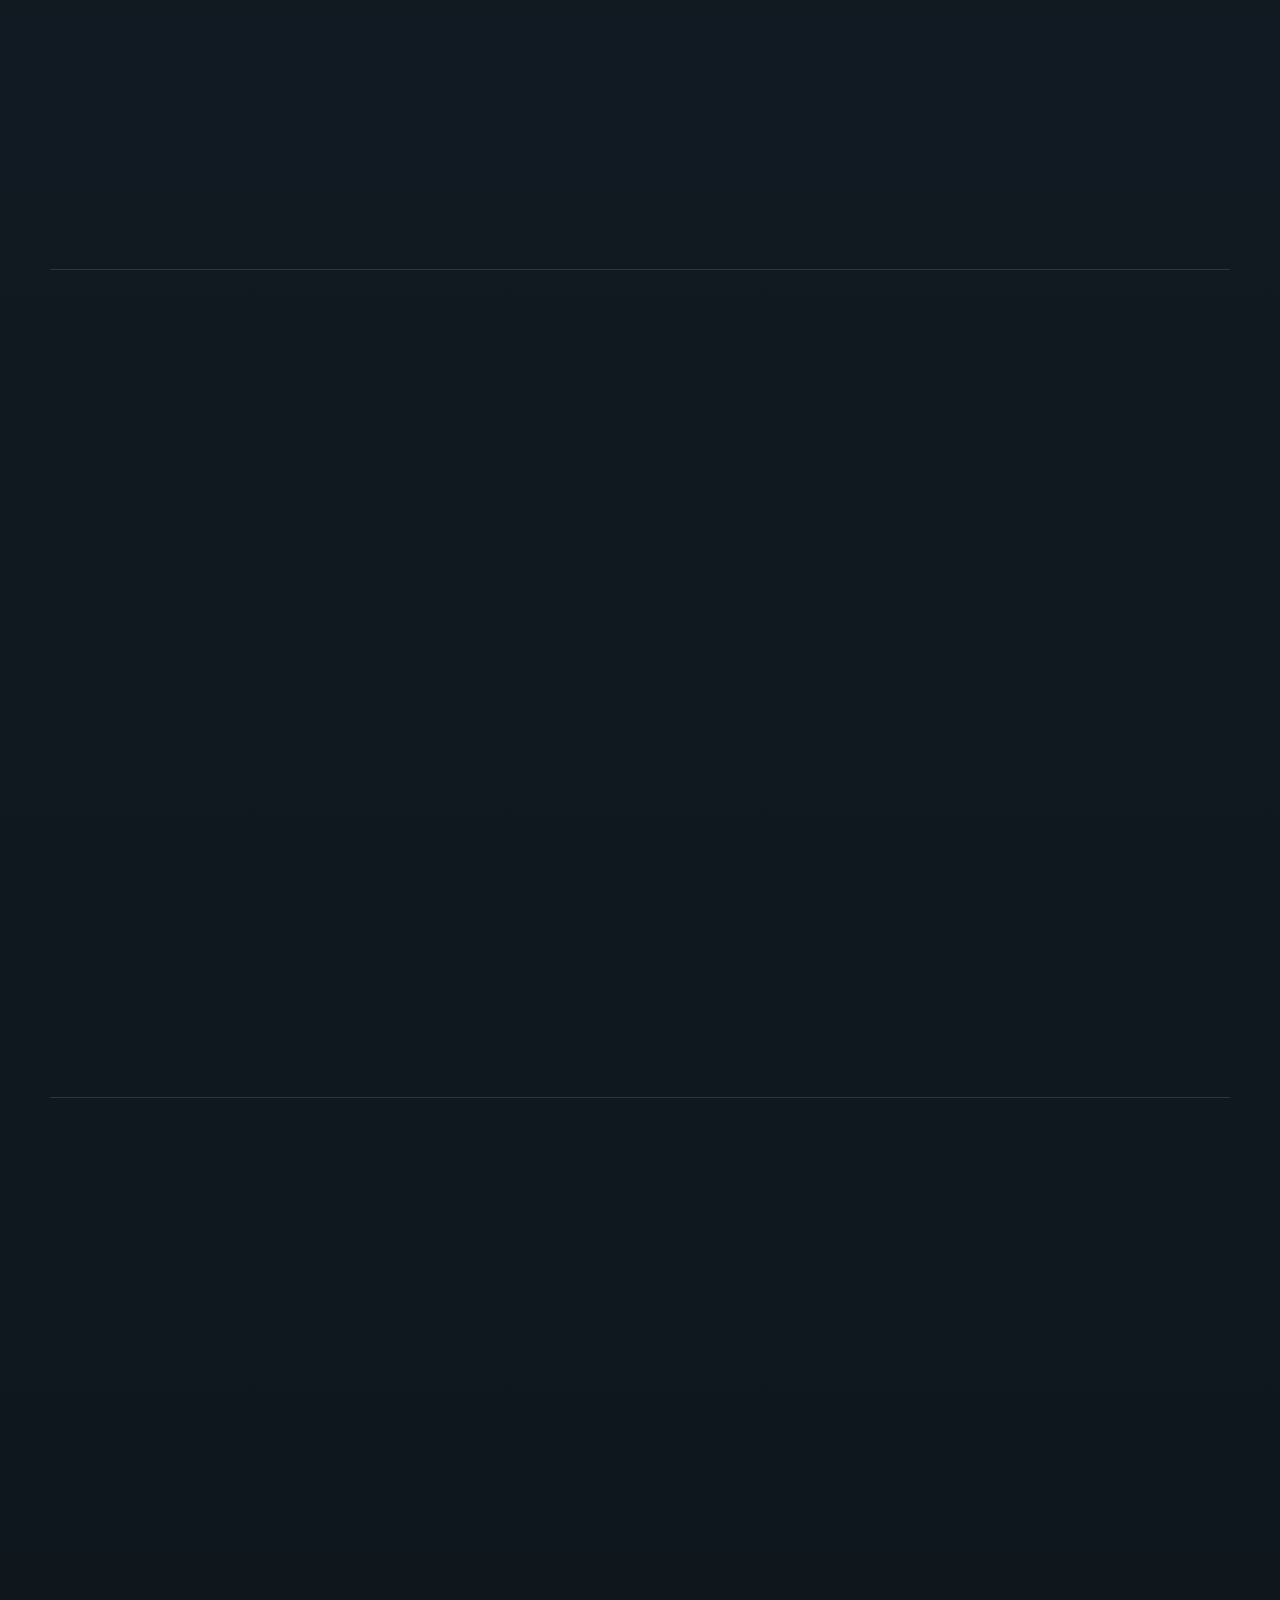
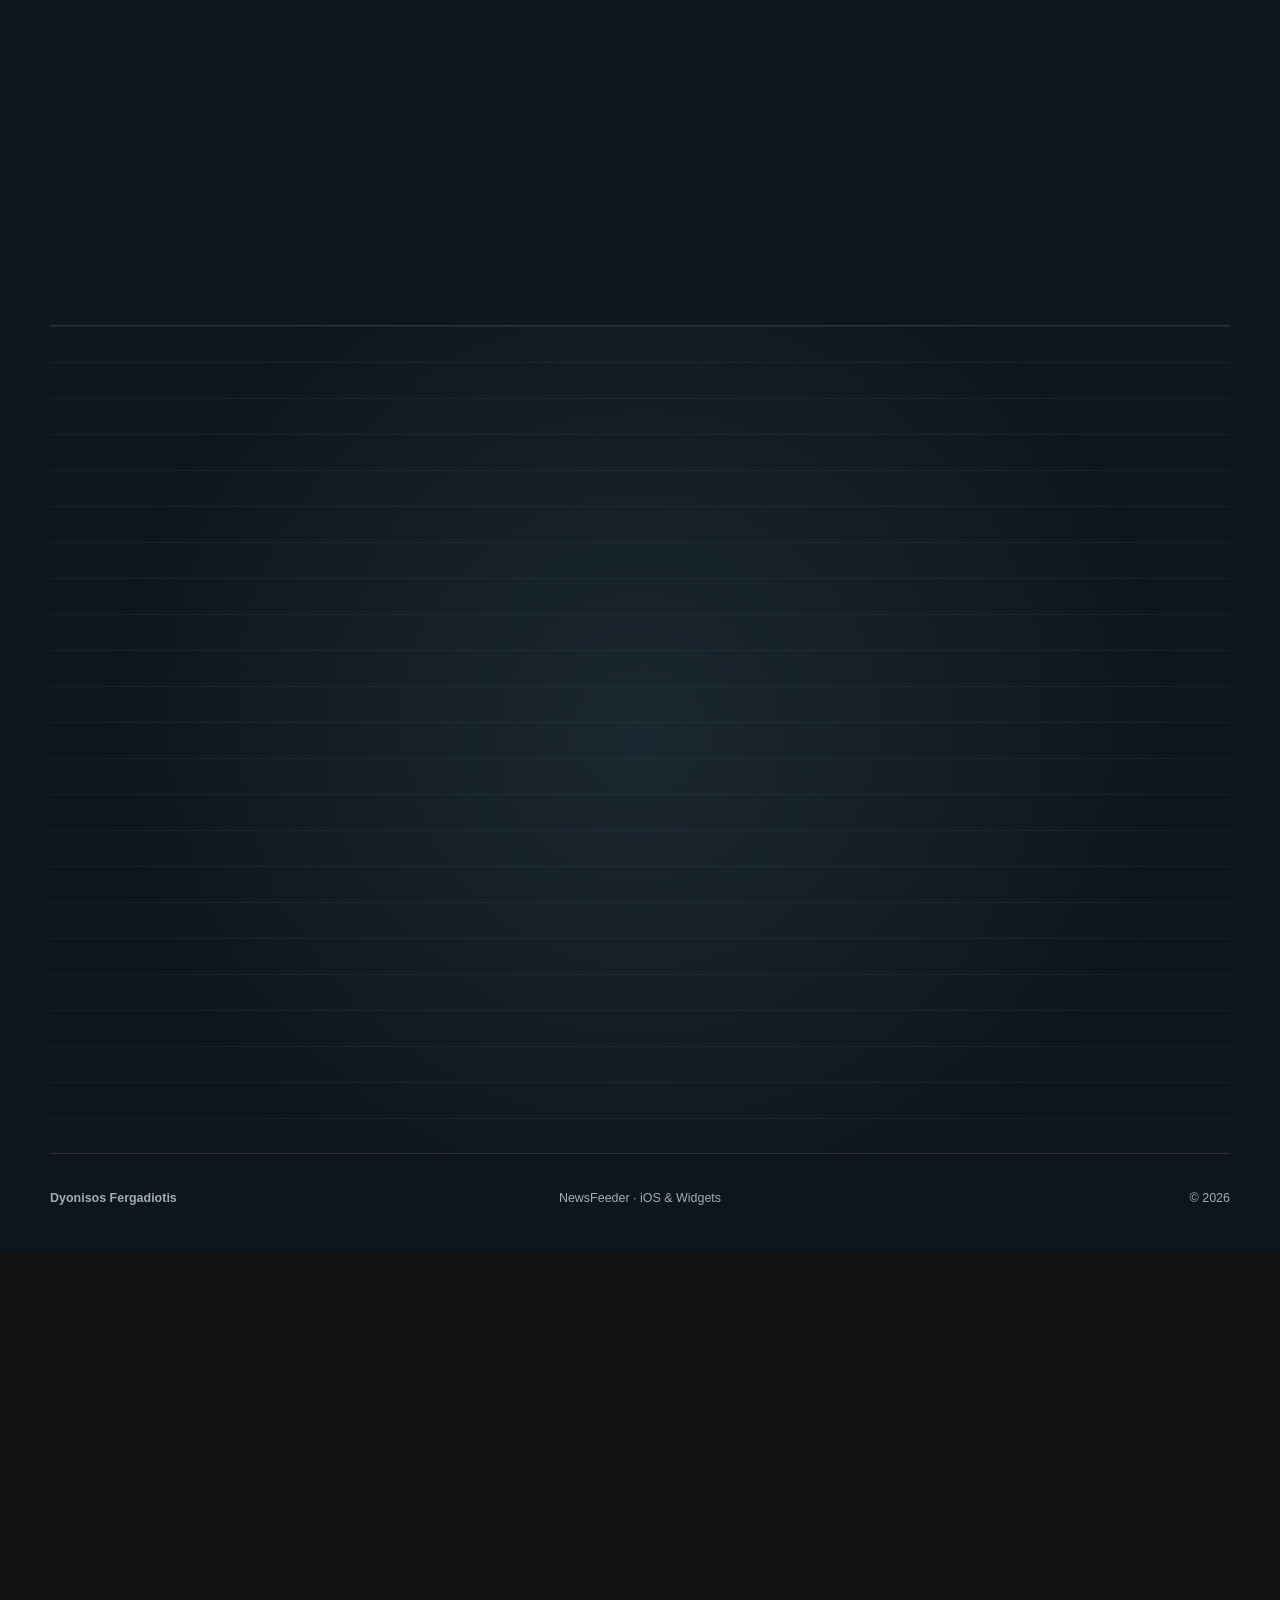
<file: projects/NF/NotiFeeder.html>
<!doctype html>
<html lang="en">
<head>
  <meta charset="utf-8">
  <meta name="viewport" content="width=device-width, initial-scale=1, viewport-fit=cover">
  <meta http-equiv="refresh" content="0; url=NewsFeeder.html">
  <link rel="canonical" href="NewsFeeder.html">
  <title>NewsFeeder</title>
</head>
<body>
  <p>NotiFeeder is now NewsFeeder. <a href="NewsFeeder.html">Open the new page</a>.</p>
</body>
</html>
</file>
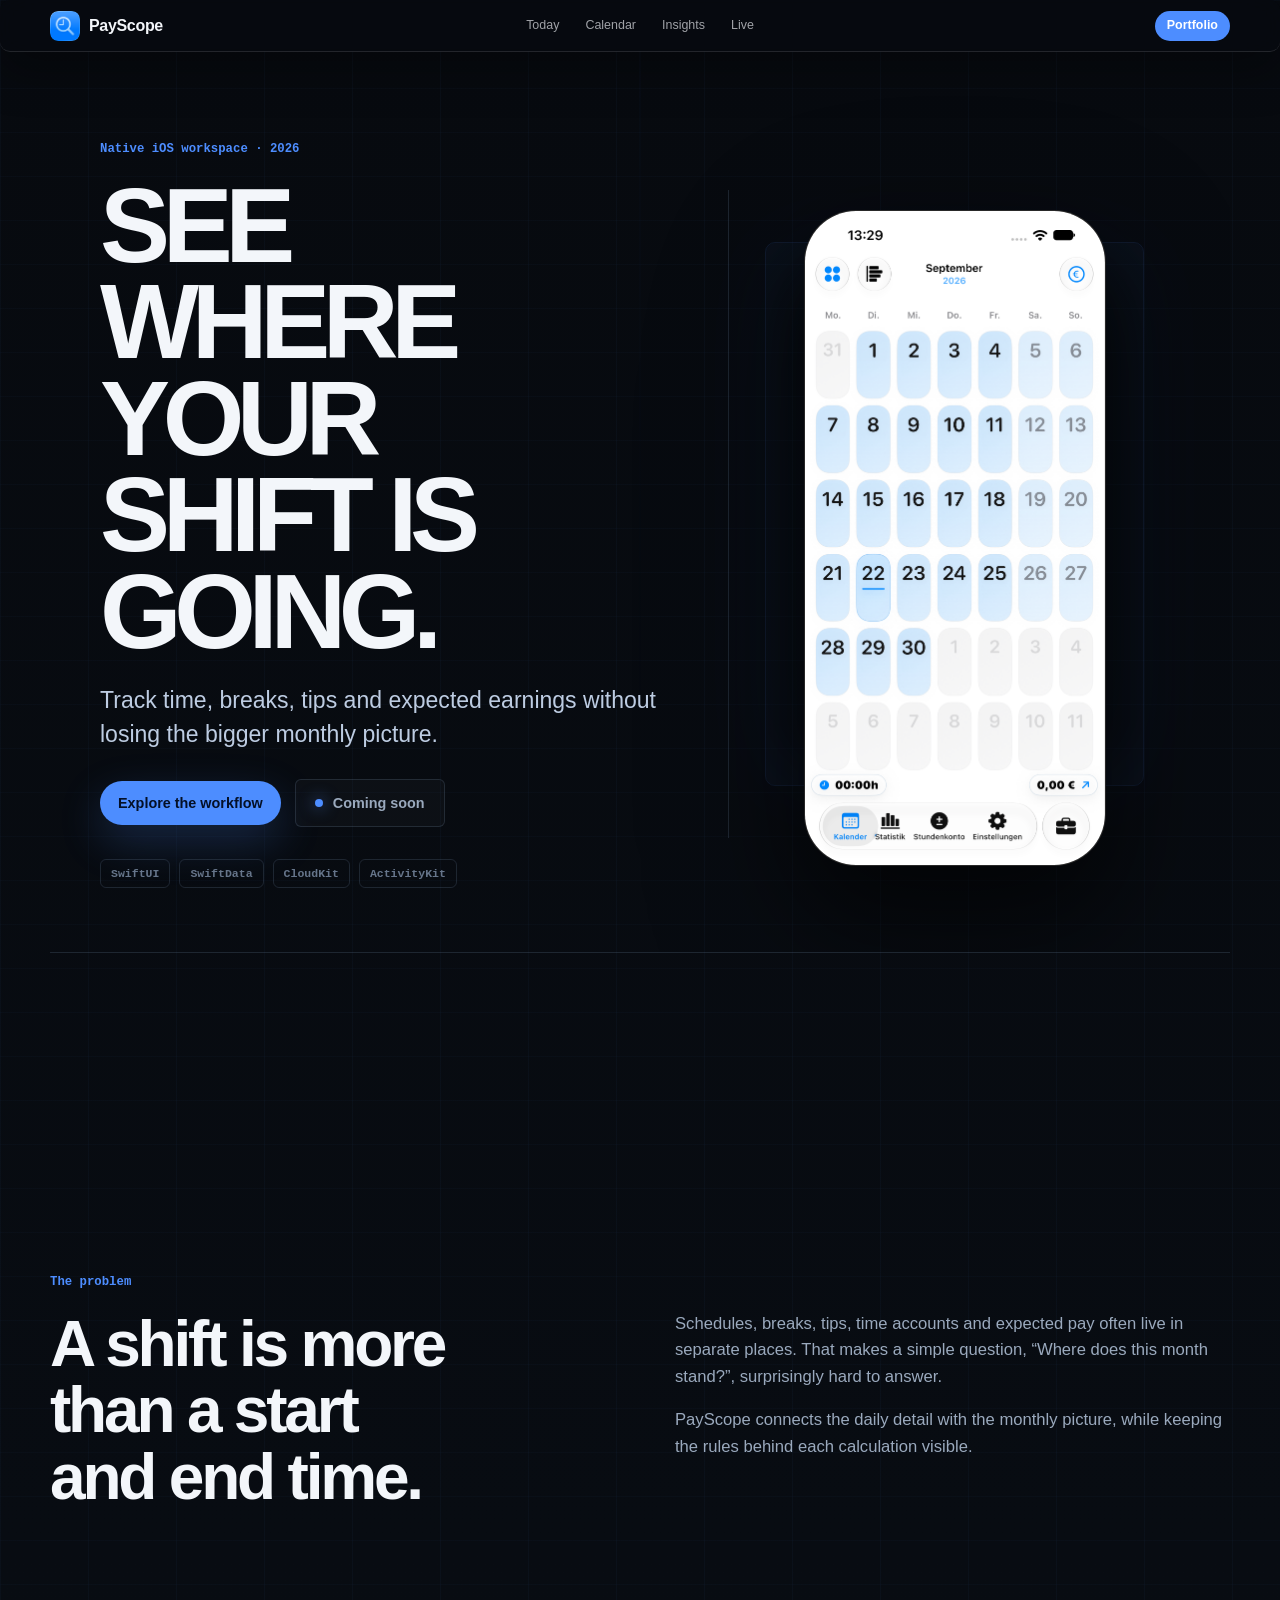
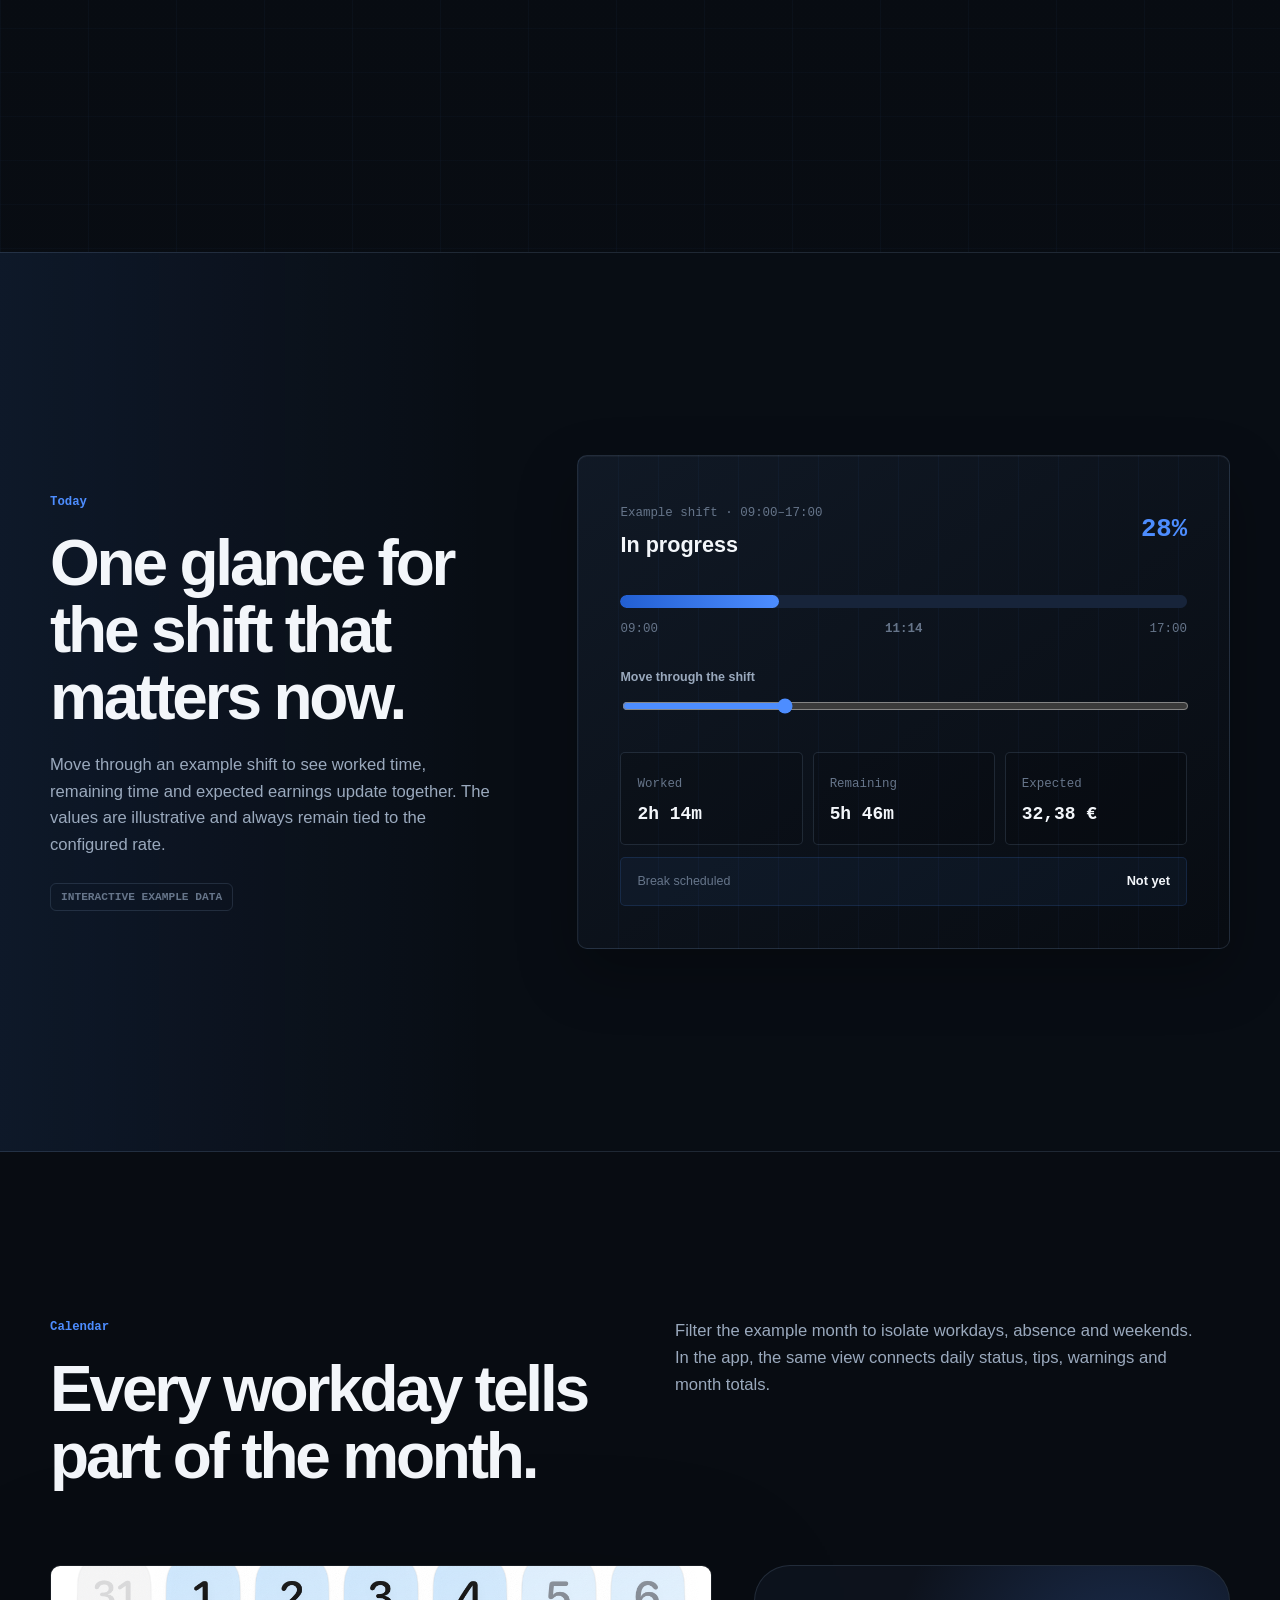
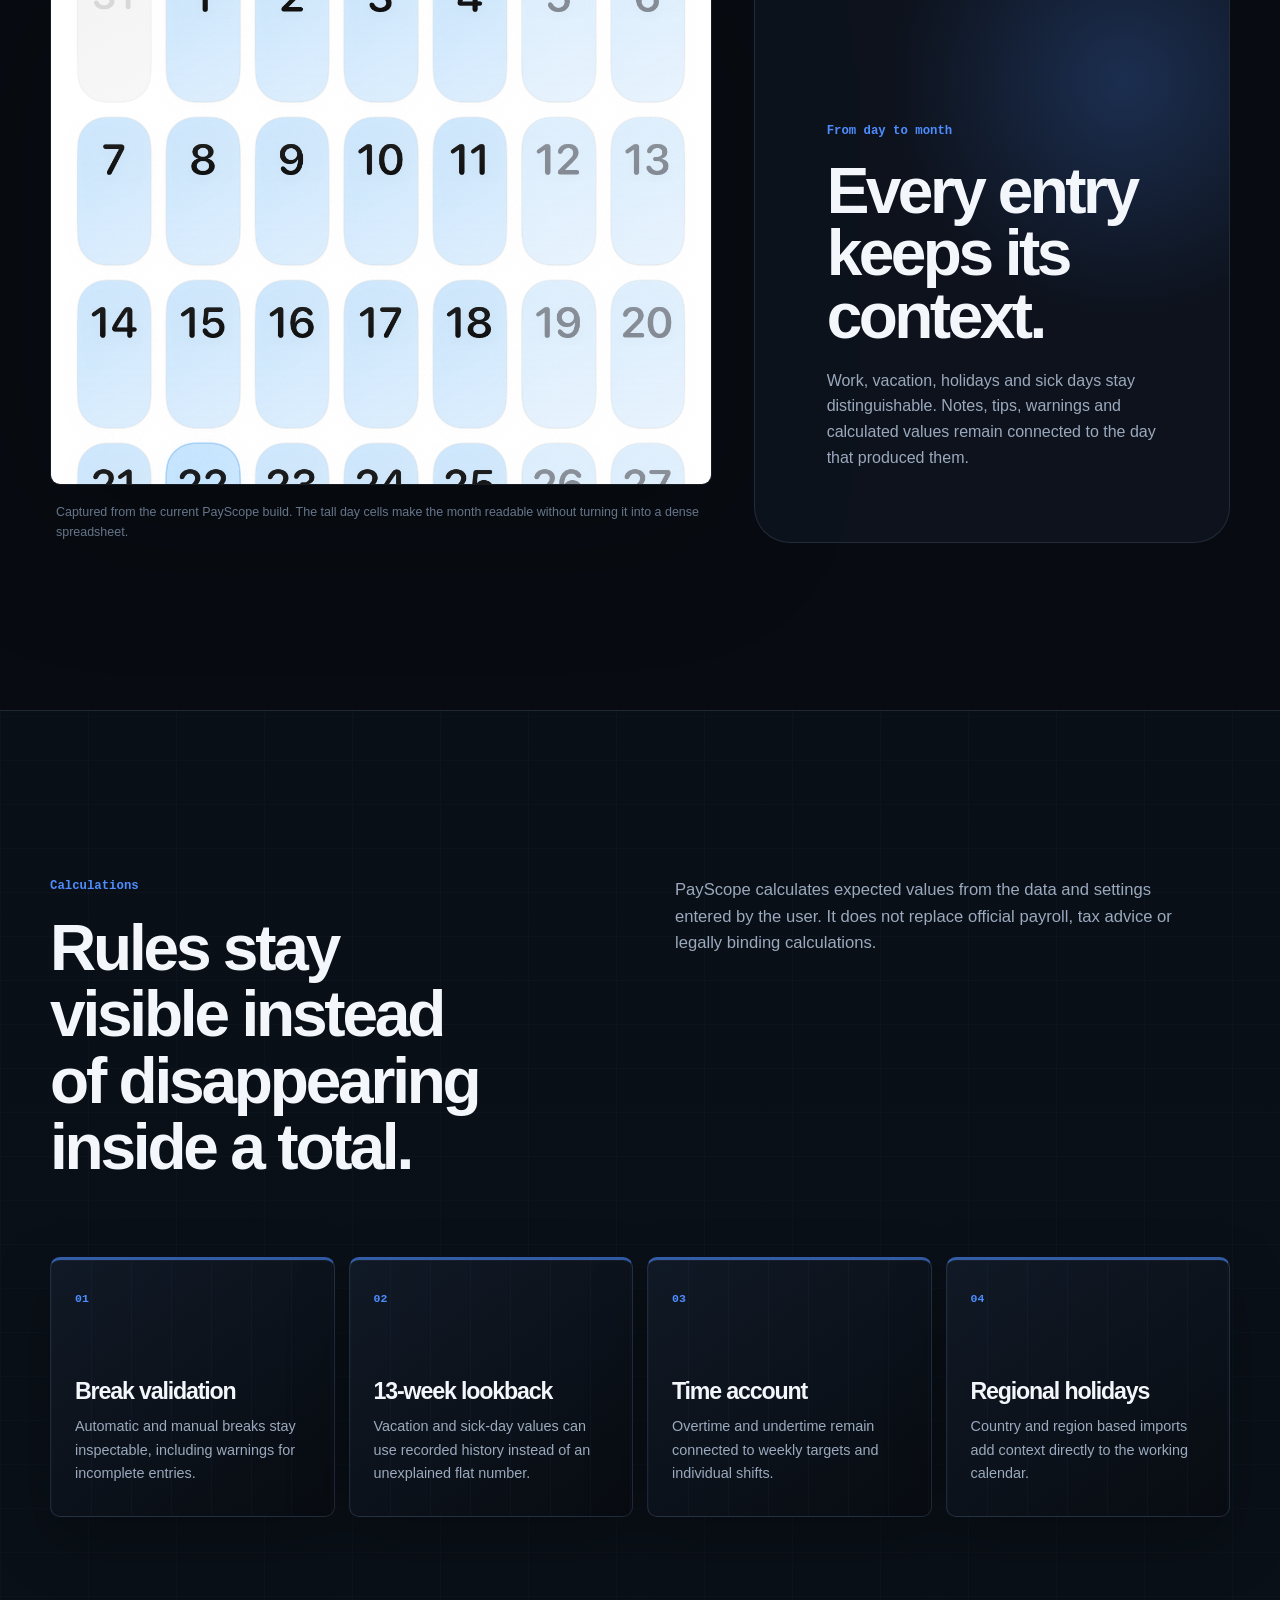
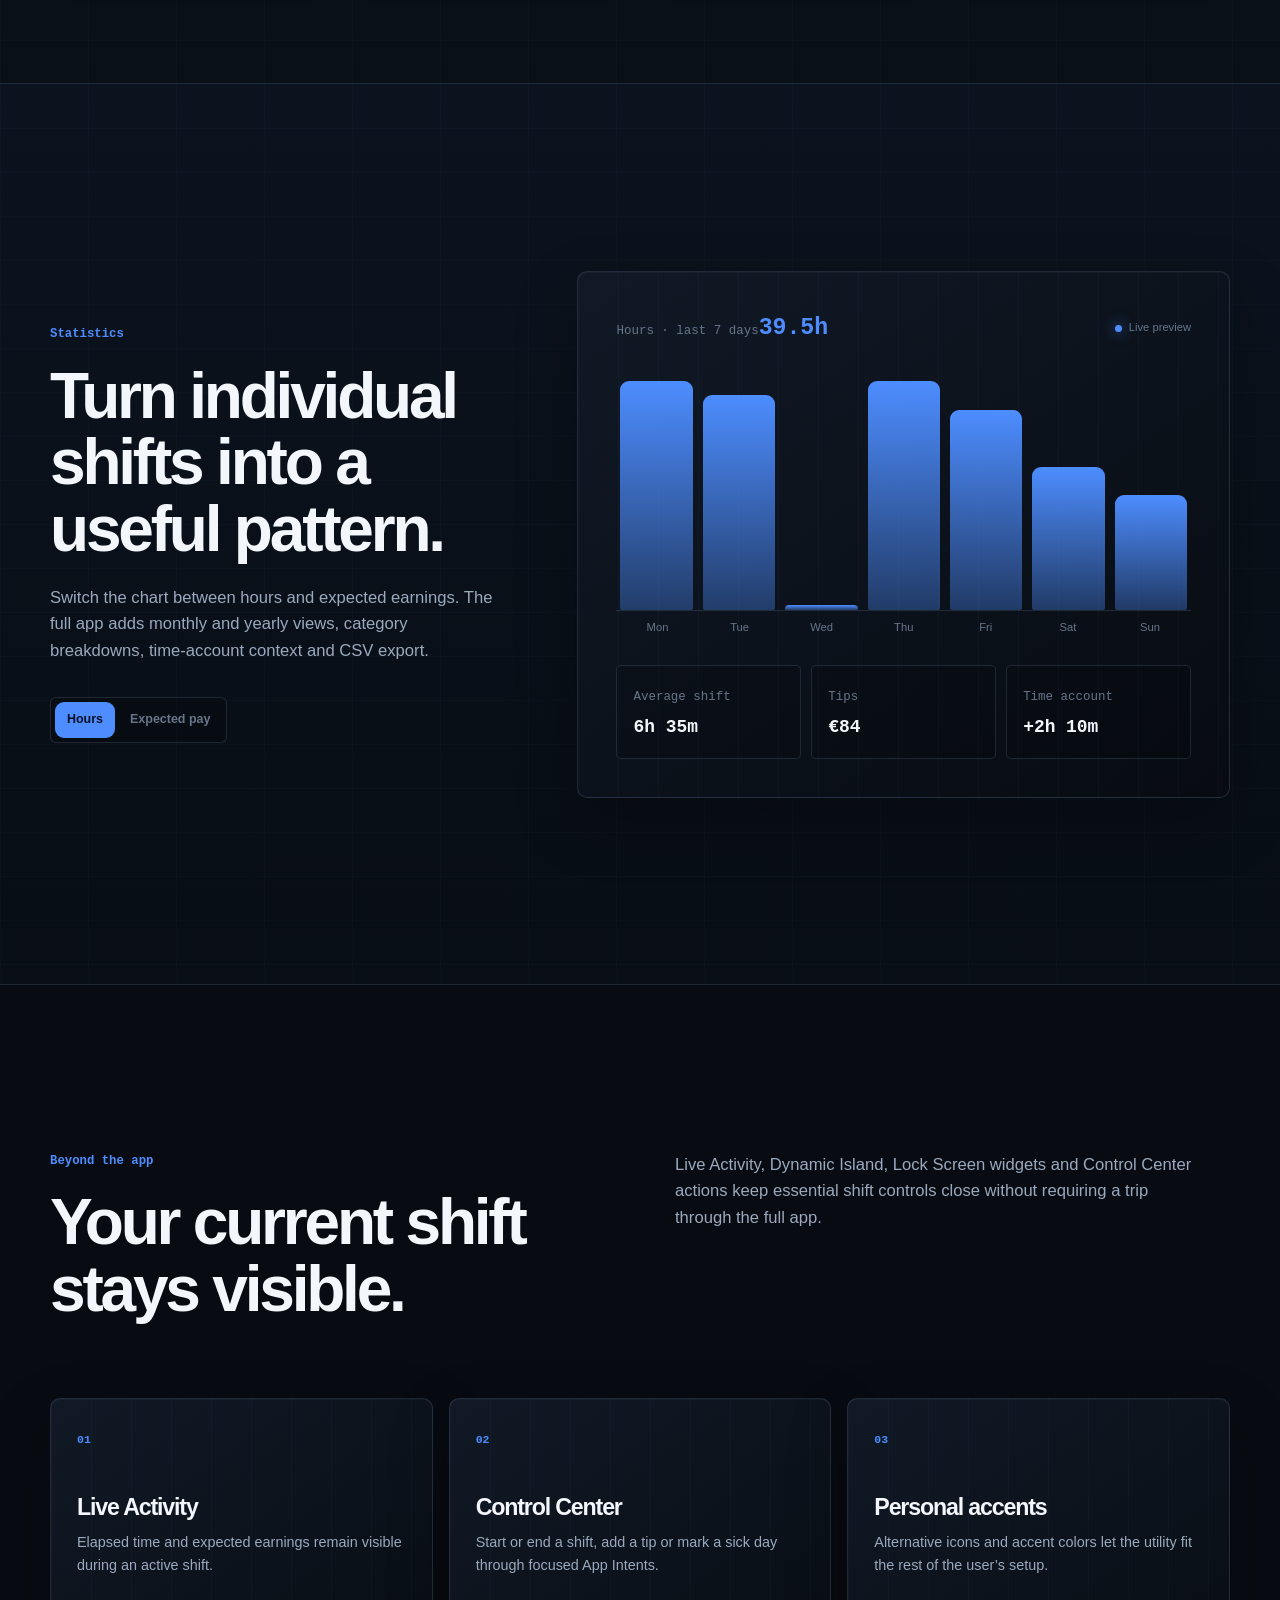
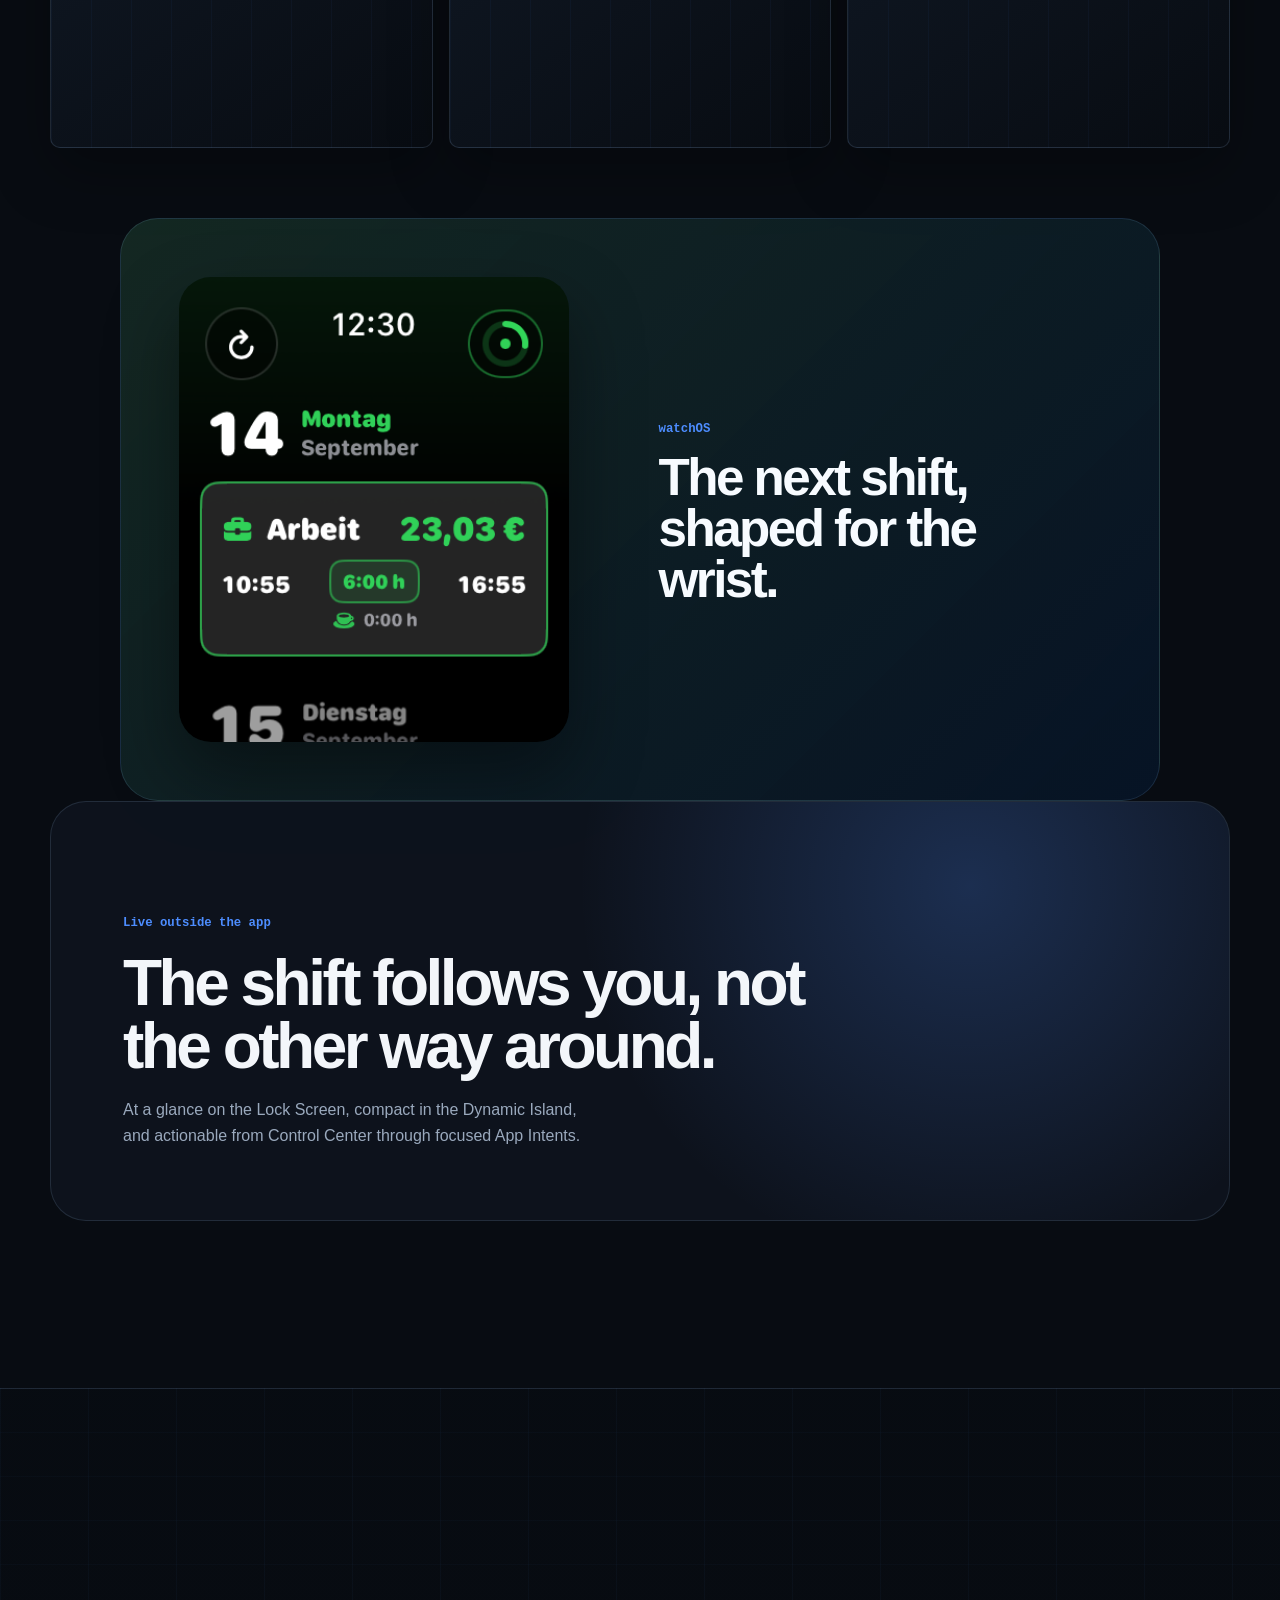
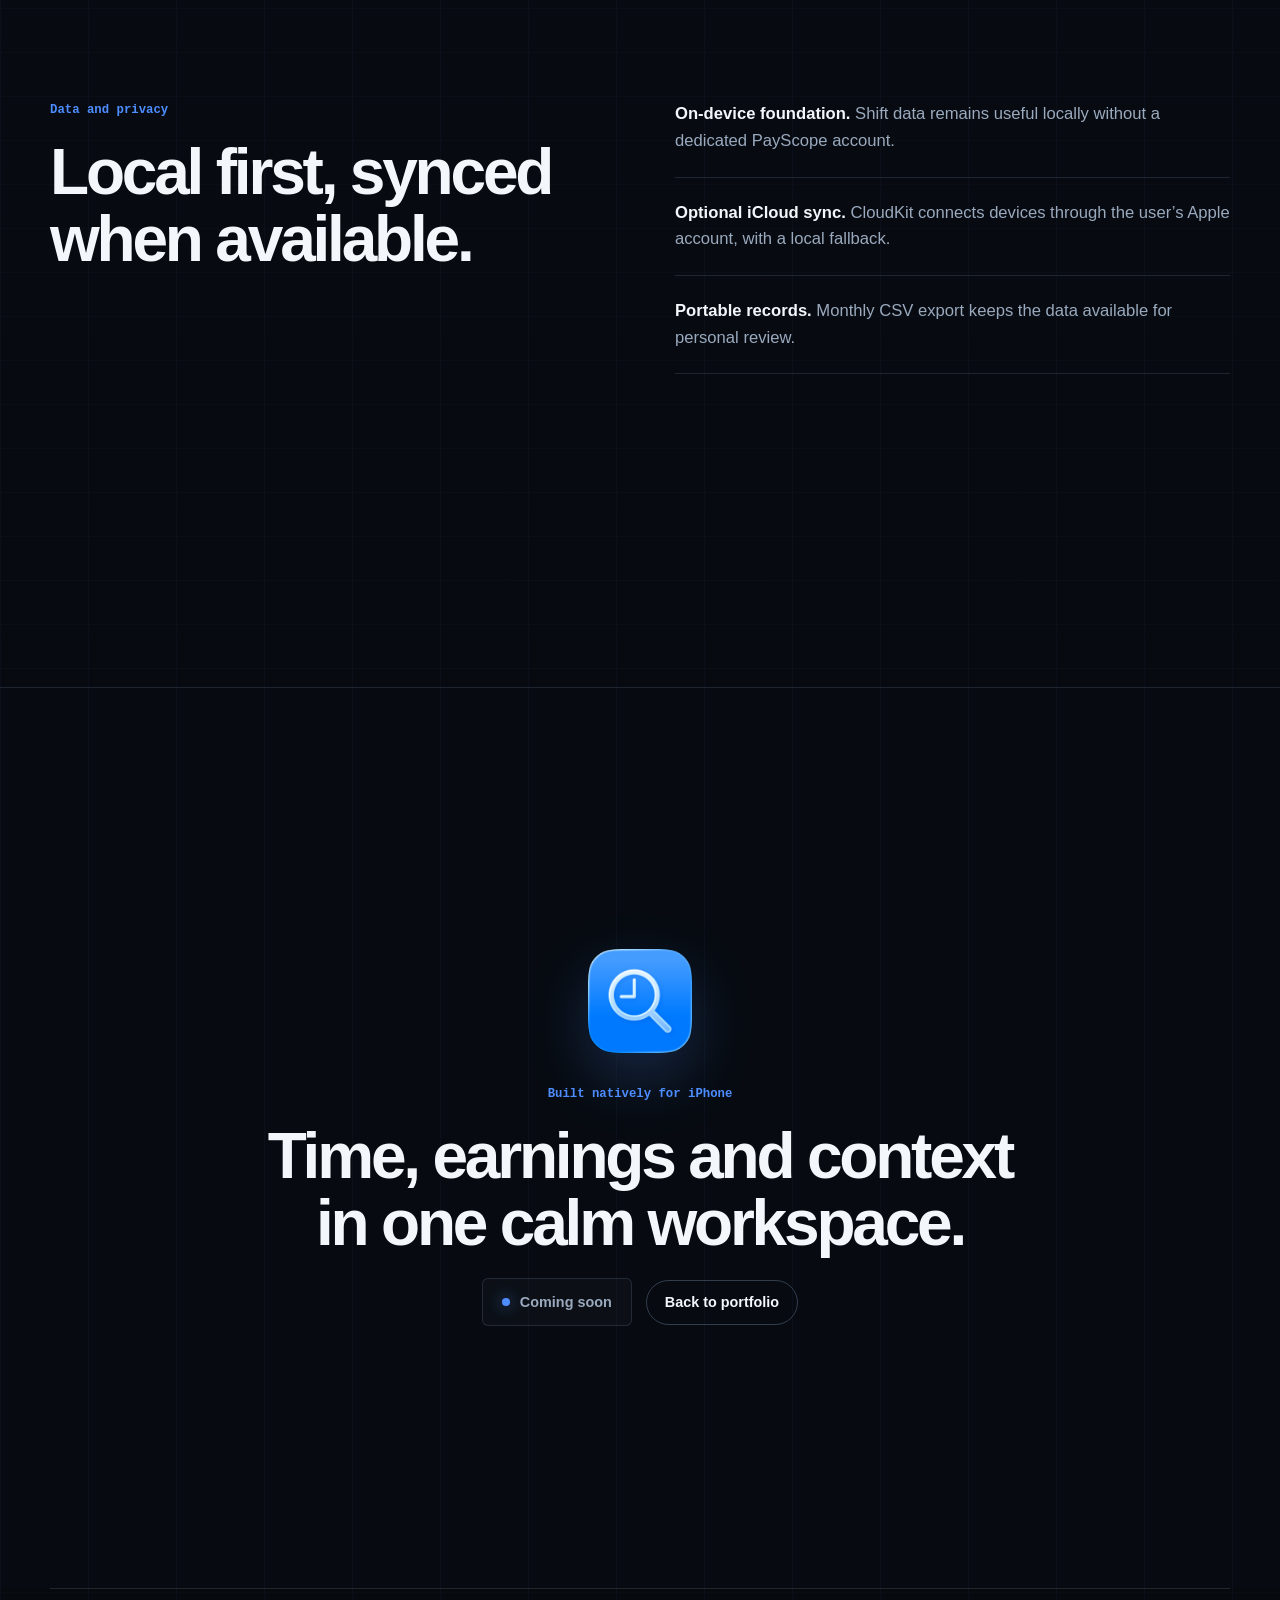
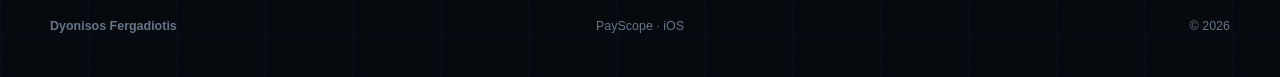
<file: projects/PS/PayScope.html>
<!DOCTYPE html>
<html lang="en">
<head>
  <meta charset="UTF-8">
  <meta name="viewport" content="width=device-width, initial-scale=1.0, viewport-fit=cover">
  <meta name="theme-color" content="#050b16">
  <meta name="description" content="PayScope connects shifts, working time, breaks, tips and expected earnings in one native iOS workspace.">
  <title>PayScope · Shift & Earnings Tracker</title>
  <link rel="icon" href="PayScopeIcon.png">
  <link rel="stylesheet" href="stylesheet.css?v=20260703-mobile-scale">
  <link rel="stylesheet" href="../../css/motion.css?v=20260629-calm-motion">
  <link rel="stylesheet" href="../product-story.css?v=20260922-apple-product-story">
  <link rel="stylesheet" href="../app-shell.css?v=20260922-apple-local-nav">
</head>
<body class="product-page ps-product">
  <a class="skip-link" href="#main">Skip to content</a>

  <header class="app-header">
    <a class="app-brand" href="#hero" aria-label="PayScope home">
      <img src="PayScopeIcon.png" alt="">
      <span>PayScope</span>
    </a>
    <button class="app-nav-toggle" type="button" aria-expanded="false" aria-controls="app-navigation">Menu</button>
    <nav class="app-nav" id="app-navigation" aria-label="Page sections">
      <a href="#today">Today</a>
      <a href="#calendar">Calendar</a>
      <a href="#insights">Insights</a>
      <a href="#live">Live</a>
    </nav>
    <a class="app-portfolio-link" href="../../index.html">Portfolio</a>
  </header>

  <main id="main">
    <section class="hero" id="hero">
      <div class="hero-copy reveal">
        <p class="eyebrow">Native iOS workspace · 2026</p>
        <h1>See where your shift is going.</h1>
        <p class="hero-lead">Track time, breaks, tips and expected earnings without losing the bigger monthly picture.</p>
        <div class="hero-actions">
          <a class="button button-primary" href="#today">Explore the workflow</a>
          <span class="status"><span></span>Coming soon</span>
        </div>
        <ul class="tech-list" aria-label="Technology">
          <li>SwiftUI</li>
          <li>SwiftData</li>
          <li>CloudKit</li>
          <li>ActivityKit</li>
        </ul>
      </div>

      <div class="hero-stage reveal" aria-label="PayScope app preview">
        <div class="ambient-orbit"></div>
        <figure class="device device-main">
          <img src="AppViews/Calendar-2026.png" alt="Current PayScope monthly calendar on iPhone">
        </figure>
      </div>
    </section>

    <section class="intro section-shell reveal">
      <p class="eyebrow">The problem</p>
      <div class="intro-grid">
        <h2>A shift is more than a start and end time.</h2>
        <div>
          <p>Schedules, breaks, tips, time accounts and expected pay often live in separate places. That makes a simple question, “Where does this month stand?”, surprisingly hard to answer.</p>
          <p>PayScope connects the daily detail with the monthly picture, while keeping the rules behind each calculation visible.</p>
        </div>
      </div>
    </section>

    <section class="feature-section" id="today">
      <div class="section-shell split-layout">
        <div class="section-copy reveal">
          <p class="eyebrow">Today</p>
          <h2>One glance for the shift that matters now.</h2>
          <p>Move through an example shift to see worked time, remaining time and expected earnings update together. The values are illustrative and always remain tied to the configured rate.</p>
          <div class="example-note">Interactive example data</div>
        </div>

        <div class="shift-console reveal" id="shift-demo">
          <div class="console-heading">
            <div>
              <span class="console-label">Example shift · 09:00–17:00</span>
              <strong id="shift-state">In progress</strong>
            </div>
            <span id="shift-percent">64%</span>
          </div>
          <progress id="shift-progress" max="100" value="64">64%</progress>
          <div class="time-scale"><span>09:00</span><strong id="current-time">14:07</strong><span>17:00</span></div>
          <label for="shift-range">Move through the shift</label>
          <input id="shift-range" type="range" min="0" max="100" value="64">
          <div class="metric-row">
            <div><span>Worked</span><strong id="worked-time">4h 37m</strong></div>
            <div><span>Remaining</span><strong id="remaining-time">2h 53m</strong></div>
            <div><span>Expected</span><strong id="earned-value">€66.94</strong></div>
          </div>
          <div class="break-row"><span id="break-label">Break scheduled</span><strong id="break-value">Not yet</strong></div>
        </div>
      </div>
    </section>

    <section class="calendar-story" id="calendar">
      <div class="section-shell">
        <div class="section-heading reveal">
          <div>
            <p class="eyebrow">Calendar</p>
            <h2>Every workday tells part of the month.</h2>
          </div>
          <p>Filter the example month to isolate workdays, absence and weekends. In the app, the same view connects daily status, tips, warnings and month totals.</p>
        </div>

        <div class="calendar-layout">
          <figure class="screen-detail reveal">
            <div class="screen-crop screen-crop-calendar">
              <img src="AppViews/Calendar-2026.png" alt="Detailed crop of the current PayScope calendar">
            </div>
            <figcaption>Captured from the current PayScope build. The tall day cells make the month readable without turning it into a dense spreadsheet.</figcaption>
          </figure>
          <div class="product-poster calendar-note reveal">
            <span class="eyebrow">From day to month</span>
            <strong>Every entry keeps its context.</strong>
            <p>Work, vacation, holidays and sick days stay distinguishable. Notes, tips, warnings and calculated values remain connected to the day that produced them.</p>
          </div>
        </div>
      </div>
    </section>

    <section class="rules-section">
      <div class="section-shell">
        <div class="section-heading reveal">
          <div>
            <p class="eyebrow">Calculations</p>
            <h2>Rules stay visible instead of disappearing inside a total.</h2>
          </div>
          <p>PayScope calculates expected values from the data and settings entered by the user. It does not replace official payroll, tax advice or legally binding calculations.</p>
        </div>
        <div class="rule-grid">
          <article class="rule-card reveal"><span>01</span><h3>Break validation</h3><p>Automatic and manual breaks stay inspectable, including warnings for incomplete entries.</p></article>
          <article class="rule-card reveal"><span>02</span><h3>13-week lookback</h3><p>Vacation and sick-day values can use recorded history instead of an unexplained flat number.</p></article>
          <article class="rule-card reveal"><span>03</span><h3>Time account</h3><p>Overtime and undertime remain connected to weekly targets and individual shifts.</p></article>
          <article class="rule-card reveal"><span>04</span><h3>Regional holidays</h3><p>Country and region based imports add context directly to the working calendar.</p></article>
        </div>
      </div>
    </section>

    <section class="insights-section" id="insights">
      <div class="section-shell split-layout">
        <div class="section-copy reveal">
          <p class="eyebrow">Statistics</p>
          <h2>Turn individual shifts into a useful pattern.</h2>
          <p>Switch the chart between hours and expected earnings. The full app adds monthly and yearly views, category breakdowns, time-account context and CSV export.</p>
          <div class="segmented-control" role="group" aria-label="Chart metric">
            <button type="button" class="active" data-chart="hours">Hours</button>
            <button type="button" data-chart="pay">Expected pay</button>
          </div>
        </div>
        <div class="chart-card reveal">
          <div class="chart-topline">
            <div><span class="console-label" id="chart-title">Hours · last 7 days</span><strong id="chart-total">39.5h</strong></div>
            <span class="chart-live"><i></i>Live preview</span>
          </div>
          <div class="bar-chart" id="bar-chart" aria-label="Animated example chart"></div>
          <div class="chart-labels" aria-hidden="true"><span>Mon</span><span>Tue</span><span>Wed</span><span>Thu</span><span>Fri</span><span>Sat</span><span>Sun</span></div>
          <div class="kpi-row">
            <div><span>Average shift</span><strong>6h 35m</strong></div>
            <div><span>Tips</span><strong>€84</strong></div>
            <div><span>Time account</span><strong>+2h 10m</strong></div>
          </div>
        </div>
      </div>
    </section>

    <section class="live-section" id="live">
      <div class="section-shell">
        <div class="section-heading reveal">
          <div>
            <p class="eyebrow">Beyond the app</p>
            <h2>Your current shift stays visible.</h2>
          </div>
          <p>Live Activity, Dynamic Island, Lock Screen widgets and Control Center actions keep essential shift controls close without requiring a trip through the full app.</p>
        </div>
        <div class="live-grid">
          <article class="live-card reveal">
            <span class="live-index">01</span>
            <h3>Live Activity</h3>
            <p>Elapsed time and expected earnings remain visible during an active shift.</p>
          </article>
          <article class="live-card reveal">
            <span class="live-index">02</span>
            <h3>Control Center</h3>
            <p>Start or end a shift, add a tip or mark a sick day through focused App Intents.</p>
          </article>
          <article class="live-card reveal">
            <span class="live-index">03</span>
            <h3>Personal accents</h3>
            <p>Alternative icons and accent colors let the utility fit the rest of the user’s setup.</p>
          </article>
        </div>
        <figure class="watch-preview reveal">
          <img src="AppViews/Watch-2026.png" alt="Current PayScope shift overview on Apple Watch">
          <figcaption><span class="eyebrow">watchOS</span><strong>The next shift, shaped for the wrist.</strong></figcaption>
        </figure>
        <div class="product-poster reveal">
          <span class="eyebrow">Live outside the app</span>
          <strong>The shift follows you, not the other way around.</strong>
          <p>At a glance on the Lock Screen, compact in the Dynamic Island, and actionable from Control Center through focused App Intents.</p>
        </div>
      </div>
    </section>

    <section class="data-section">
      <div class="section-shell data-layout reveal">
        <div>
          <p class="eyebrow">Data and privacy</p>
          <h2>Local first, synced when available.</h2>
        </div>
        <div class="data-points">
          <p><strong>On-device foundation.</strong> Shift data remains useful locally without a dedicated PayScope account.</p>
          <p><strong>Optional iCloud sync.</strong> CloudKit connects devices through the user’s Apple account, with a local fallback.</p>
          <p><strong>Portable records.</strong> Monthly CSV export keeps the data available for personal review.</p>
        </div>
      </div>
    </section>

    <section class="closing">
      <div class="section-shell closing-inner reveal">
        <img src="PayScopeIcon.png" alt="PayScope app icon">
        <p class="eyebrow">Built natively for iPhone</p>
        <h2>Time, earnings and context in one calm workspace.</h2>
        <div class="hero-actions">
          <span class="status"><span></span>Coming soon</span>
          <a class="button button-secondary" href="../../index.html">Back to portfolio</a>
        </div>
      </div>
    </section>
  </main>

  <footer class="app-footer">
    <a href="../../index.html">Dyonisos Fergadiotis</a>
    <span class="app-footer-product">PayScope · iOS</span>
    <span class="app-footer-copy">&copy; <span data-current-year></span></span>
  </footer>

  <script src="../app-shell.js?v=20260615-scroll-reveal" defer></script>
  <script src="script.js?v=20260614" defer></script>
  <script src="../../js/motion.js?v=20260629-calm-motion" defer></script>
</body>
</html>
</file>
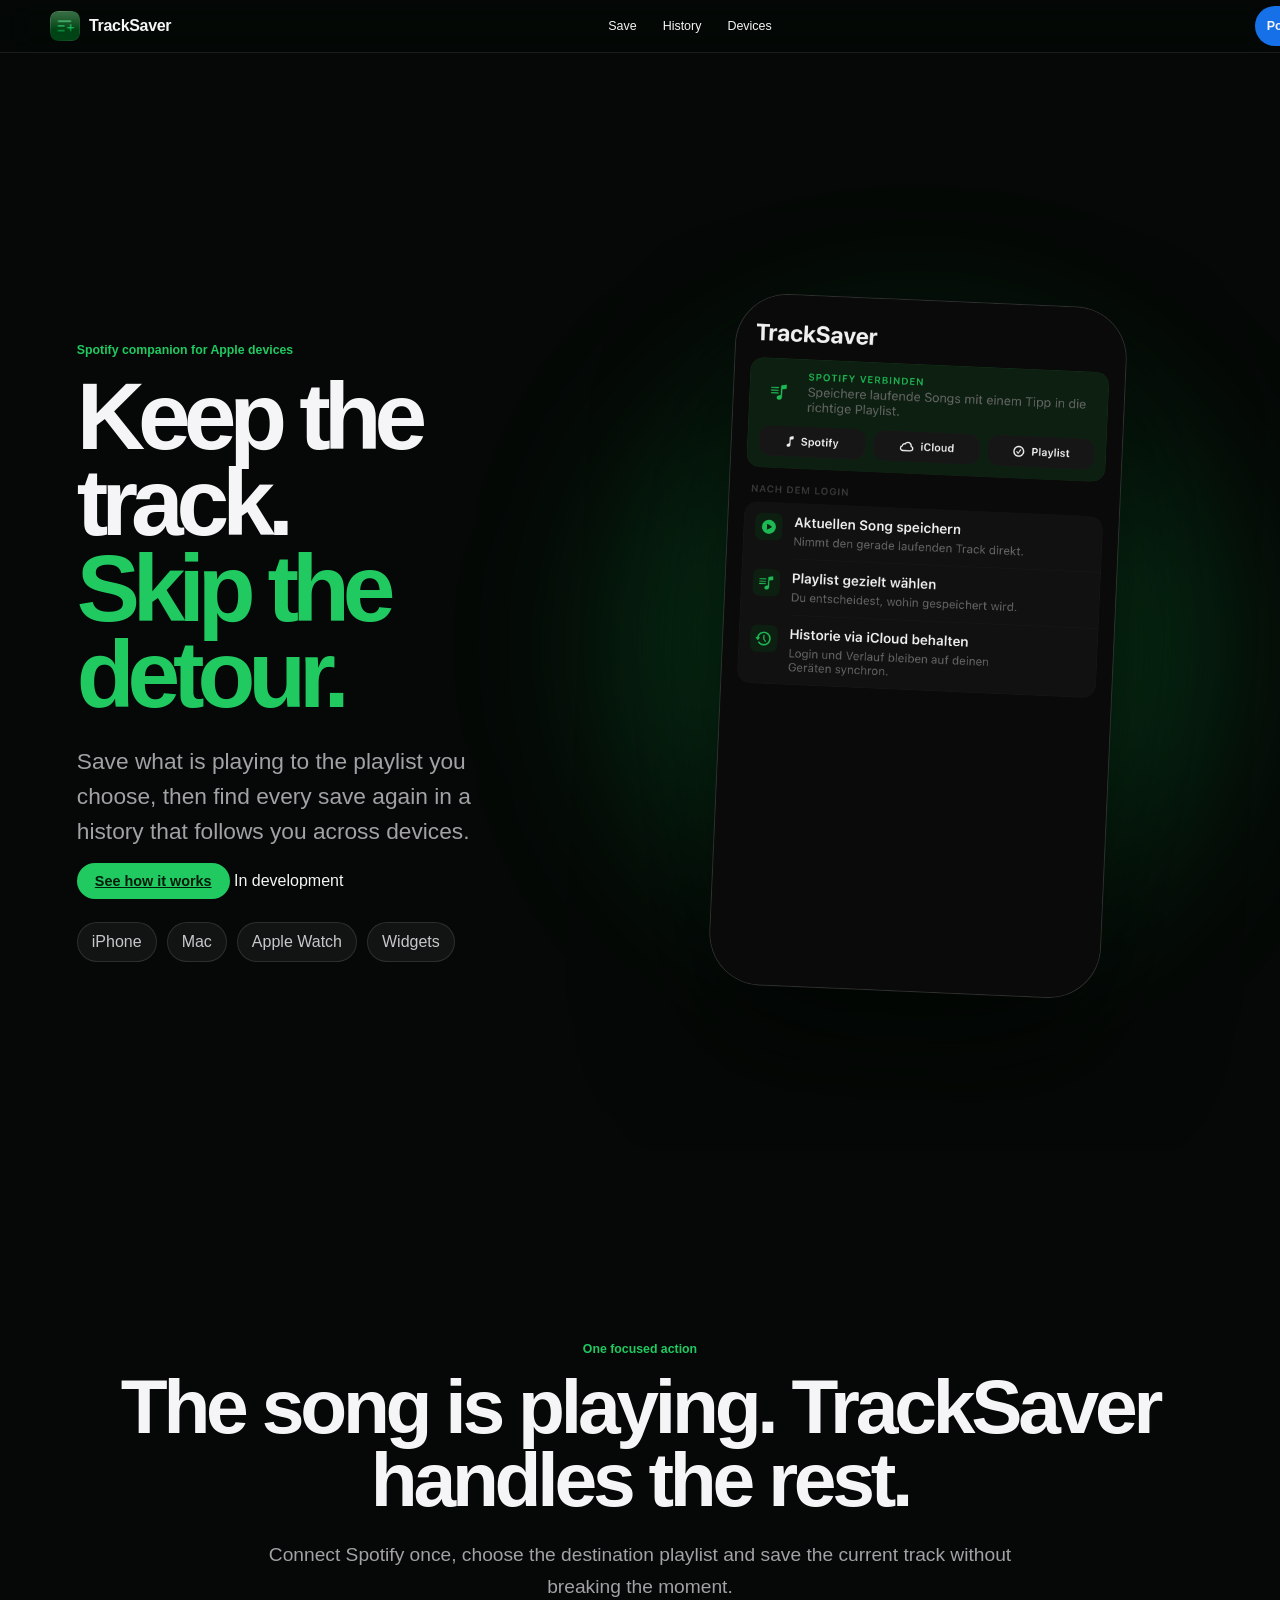
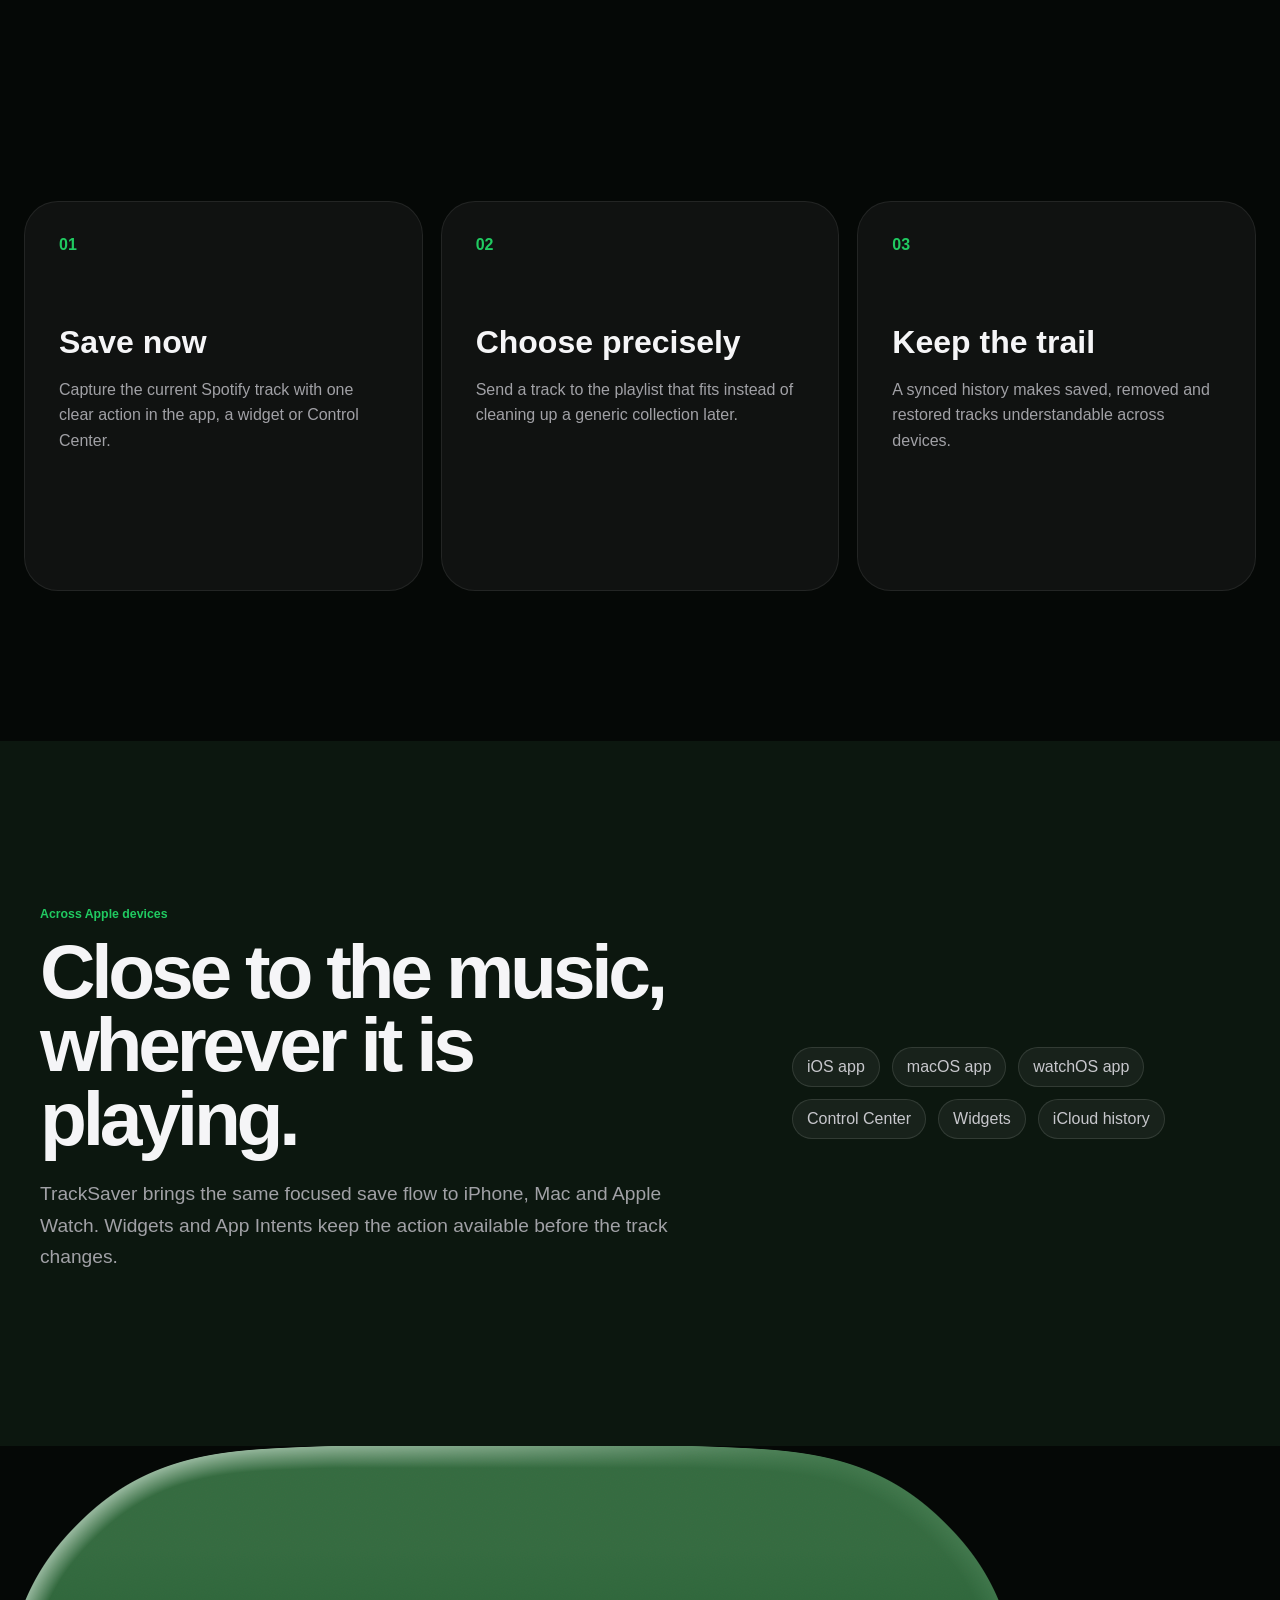
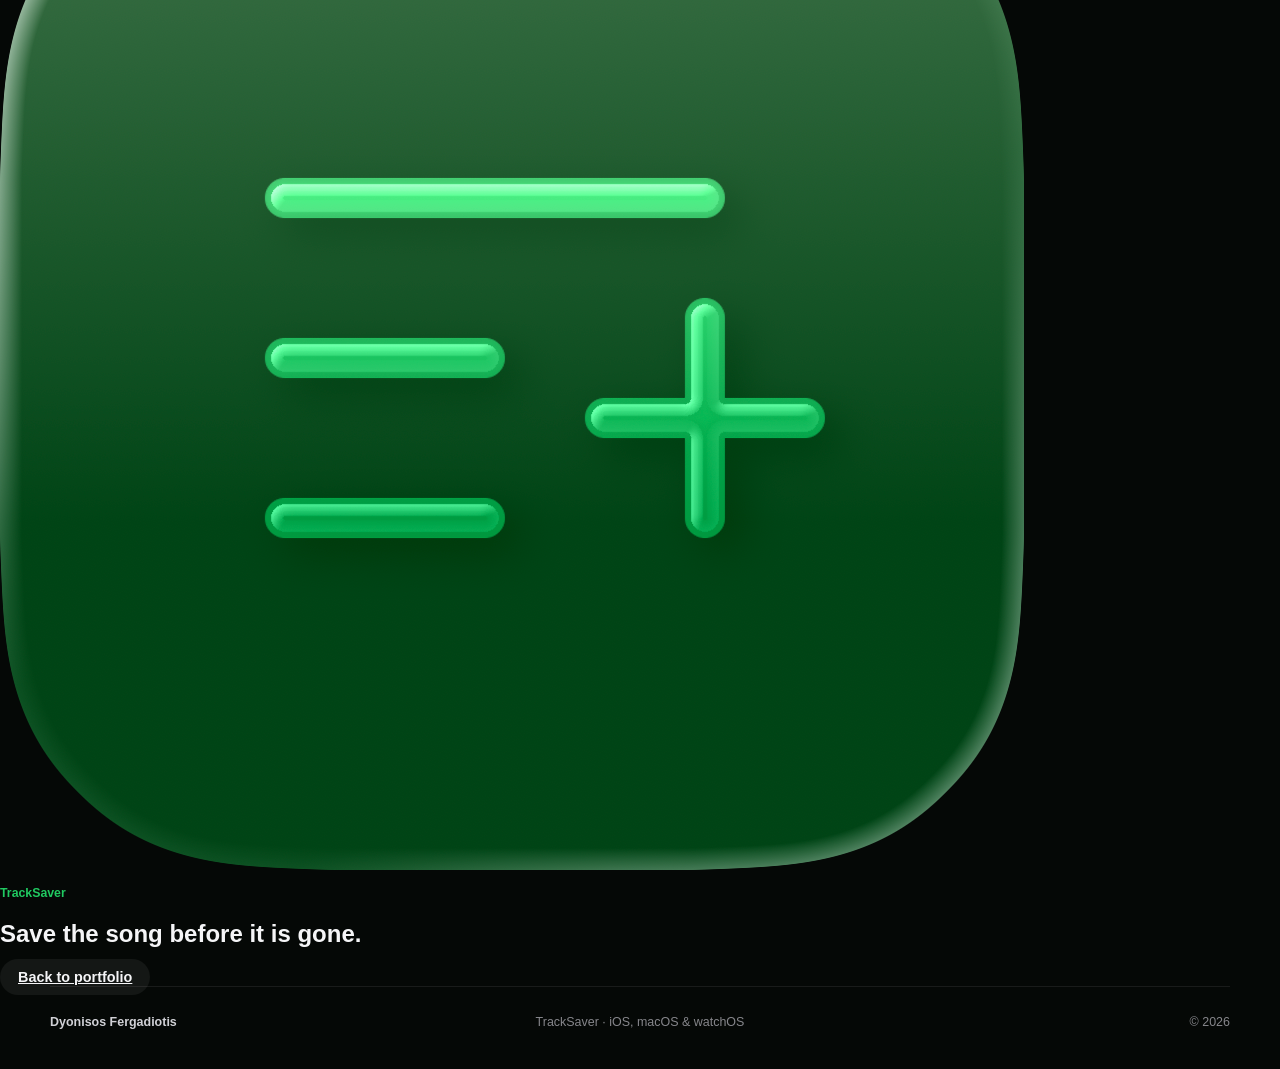
<file: projects/TS/TrackSaver.html>
<!doctype html>
<html lang="en">
<head>
  <meta charset="utf-8">
  <meta name="viewport" content="width=device-width, initial-scale=1, viewport-fit=cover">
  <meta name="theme-color" content="#050806">
  <meta name="description" content="TrackSaver saves the song playing on Spotify to the right playlist and keeps a synced history across Apple devices.">
  <title>TrackSaver · Save the song before it is gone</title>
  <link rel="icon" href="../../AppIcons/TrackSaver-current.png">
  <link rel="stylesheet" href="../../css/motion.css?v=20260629-calm-motion">
  <link rel="stylesheet" href="../product-story.css?v=20260922-apple-product-story">
  <link rel="stylesheet" href="../app-shell.css?v=20260922-apple-local-nav">
  <link rel="stylesheet" href="stylesheet.css?v=20260923-real-screens">
</head>
<body class="product-page ts-product">
  <a class="skip-link" href="#main">Skip to content</a>

  <header class="app-header">
    <a class="app-brand" href="#top" aria-label="TrackSaver home">
      <img src="../../AppIcons/TrackSaver-current.png" alt="">
      <span>TrackSaver</span>
    </a>
    <button class="app-nav-toggle" type="button" aria-expanded="false" aria-controls="app-navigation">Menu</button>
    <nav class="app-nav" id="app-navigation" aria-label="Page navigation">
      <a href="#save">Save</a>
      <a href="#history">History</a>
      <a href="#devices">Devices</a>
    </nav>
    <a class="app-portfolio-link" href="../../index.html">Portfolio</a>
  </header>

  <main id="main">
    <section class="ts-hero" id="top">
      <div class="ts-hero-copy reveal">
        <p class="eyebrow">Spotify companion for Apple devices</p>
        <h1>Keep the track.<br><span>Skip the detour.</span></h1>
        <p>Save what is playing to the playlist you choose, then find every save again in a history that follows you across devices.</p>
        <div class="hero-actions">
          <a class="button button-primary" href="#save">See how it works</a>
          <span class="status"><span></span>In development</span>
        </div>
        <ul class="ts-platforms" aria-label="Available platforms">
          <li>iPhone</li><li>Mac</li><li>Apple Watch</li><li>Widgets</li>
        </ul>
      </div>
      <div class="ts-hero-screen reveal">
        <div class="ts-phone-frame">
          <img src="AppViews/Connect-2026.png" alt="Current TrackSaver Spotify connection screen on iPhone">
        </div>
      </div>
    </section>

    <section class="ts-statement reveal" id="save">
      <p class="eyebrow">One focused action</p>
      <h2>The song is playing. TrackSaver handles the rest.</h2>
      <p>Connect Spotify once, choose the destination playlist and save the current track without breaking the moment.</p>
    </section>

    <section class="ts-feature-grid" id="history">
      <article class="ts-feature-card reveal"><span>01</span><h3>Save now</h3><p>Capture the current Spotify track with one clear action in the app, a widget or Control Center.</p></article>
      <article class="ts-feature-card reveal"><span>02</span><h3>Choose precisely</h3><p>Send a track to the playlist that fits instead of cleaning up a generic collection later.</p></article>
      <article class="ts-feature-card reveal"><span>03</span><h3>Keep the trail</h3><p>A synced history makes saved, removed and restored tracks understandable across devices.</p></article>
    </section>

    <section class="ts-devices" id="devices">
      <div class="ts-device-copy reveal">
        <p class="eyebrow">Across Apple devices</p>
        <h2>Close to the music, wherever it is playing.</h2>
        <p>TrackSaver brings the same focused save flow to iPhone, Mac and Apple Watch. Widgets and App Intents keep the action available before the track changes.</p>
      </div>
      <div class="ts-device-list reveal" aria-label="TrackSaver surfaces">
        <span>iOS app</span><span>macOS app</span><span>watchOS app</span><span>Control Center</span><span>Widgets</span><span>iCloud history</span>
      </div>
    </section>

    <section class="closing">
      <img src="../../AppIcons/TrackSaver-current.png" alt="" class="closing-icon reveal">
      <p class="eyebrow reveal">TrackSaver</p>
      <h2 class="reveal">Save the song before it is gone.</h2>
      <a class="button button-secondary reveal" href="../../index.html">Back to portfolio</a>
    </section>
  </main>

  <footer class="app-footer">
    <a href="../../index.html">Dyonisos Fergadiotis</a>
    <span class="app-footer-product">TrackSaver · iOS, macOS &amp; watchOS</span>
    <span class="app-footer-copy">&copy; <span data-current-year></span></span>
  </footer>
  <script src="../app-shell.js?v=20260615-scroll-reveal" defer></script>
  <script src="../../js/motion.js?v=20260629-calm-motion" defer></script>
</body>
</html>
</file>
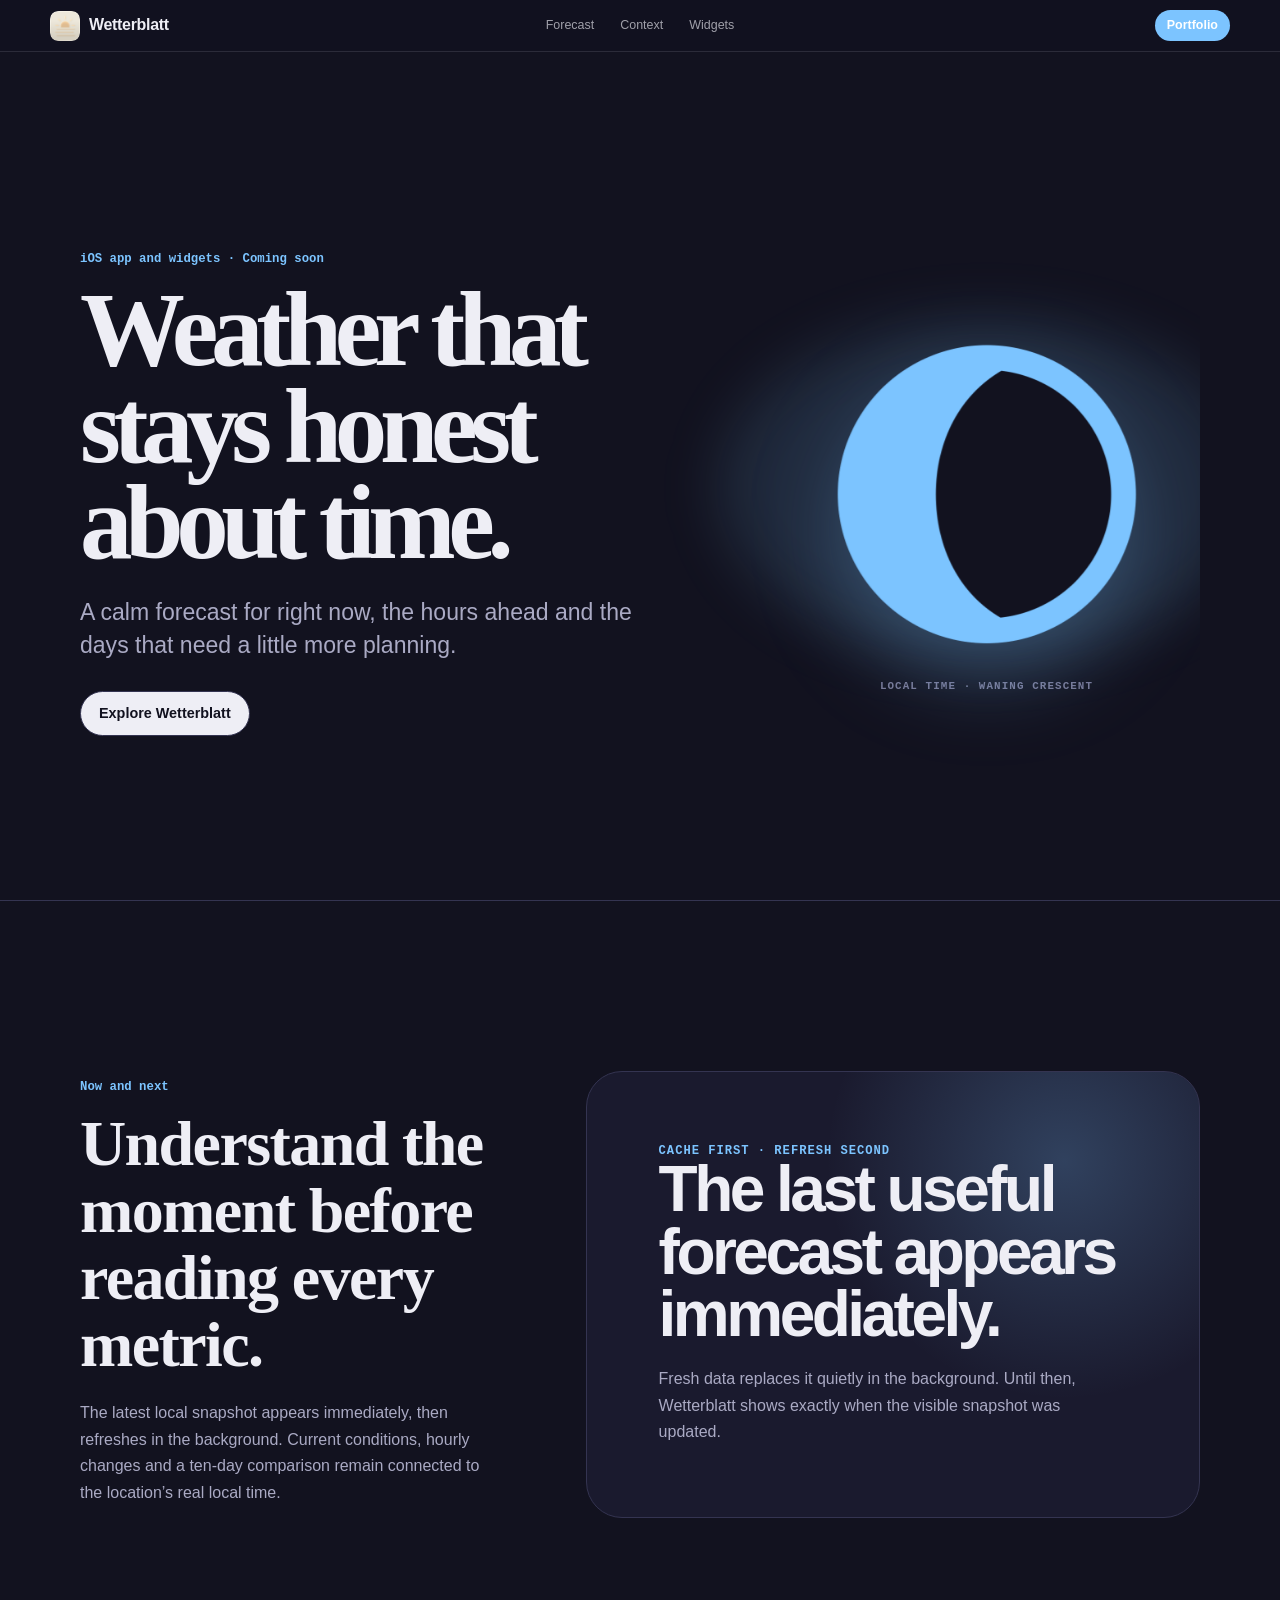
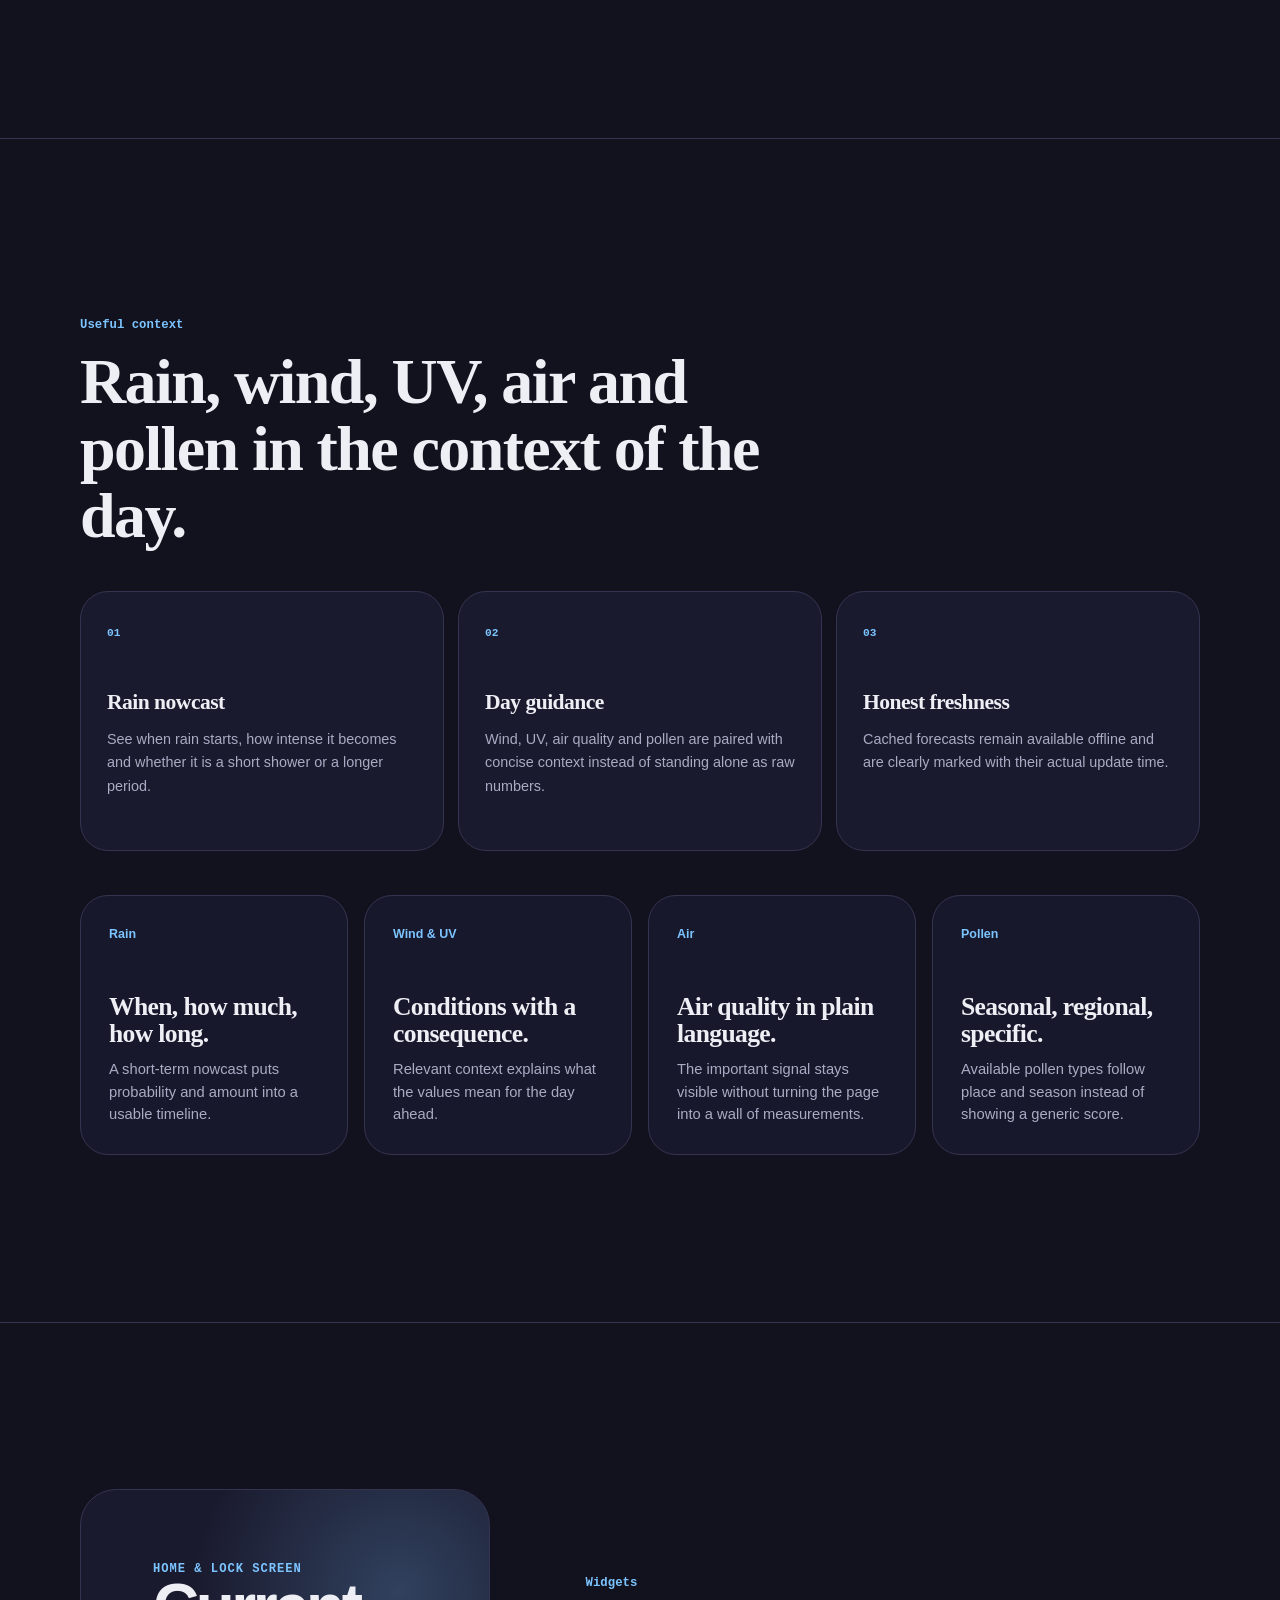
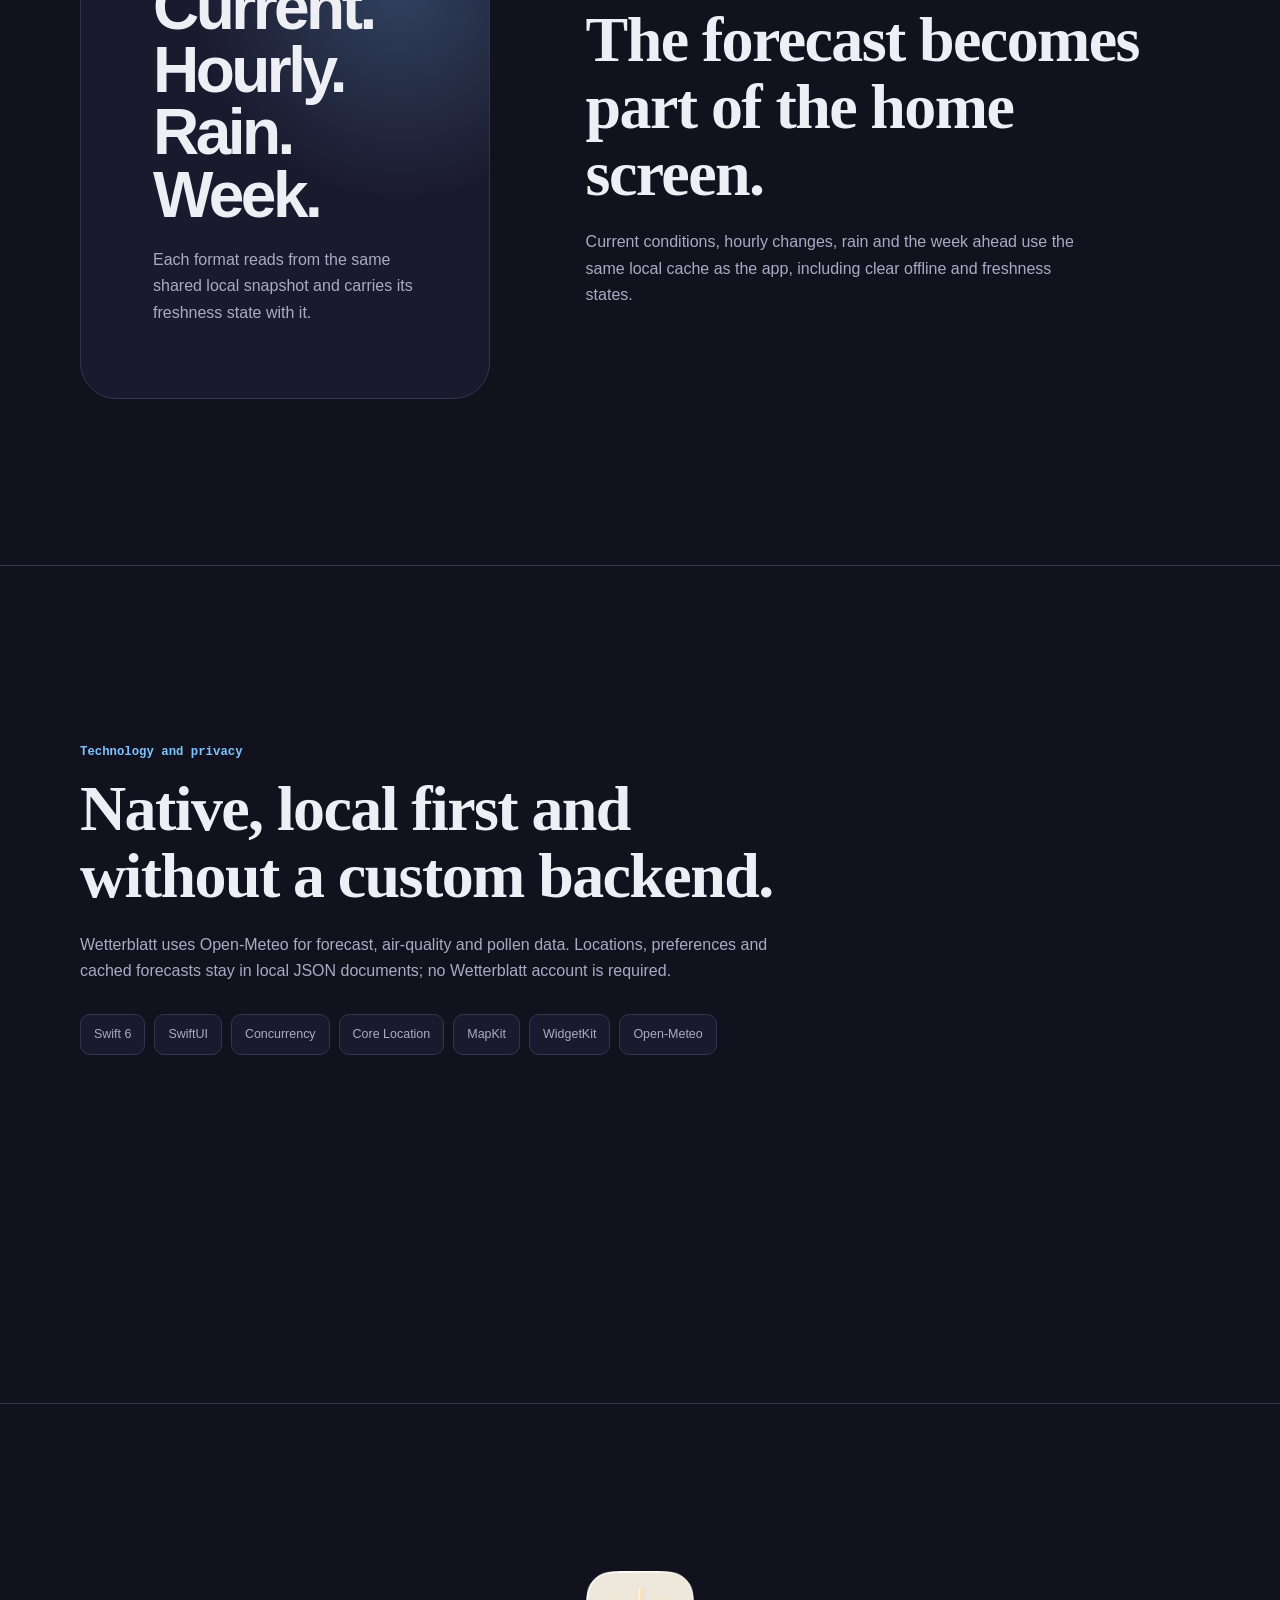
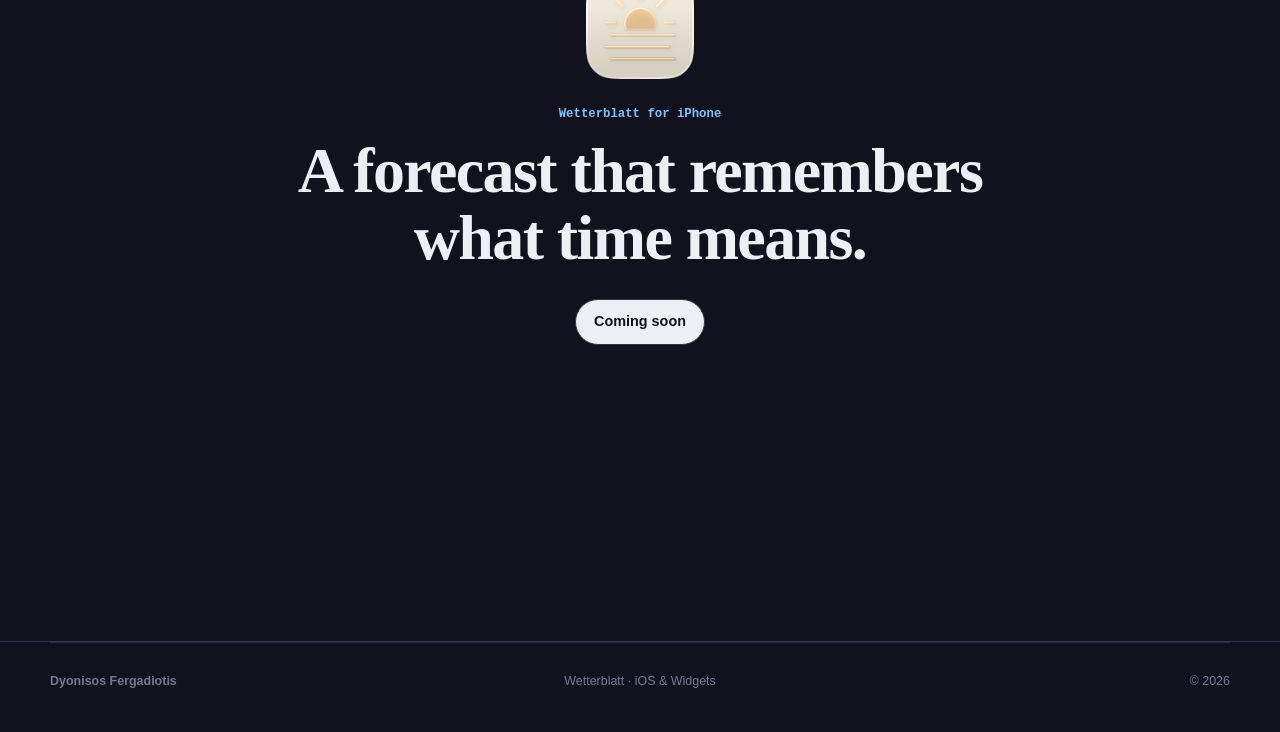
<file: projects/WB/Wetterblatt.html>
<!DOCTYPE html>
<html lang="en">
<head>
  <meta charset="UTF-8">
  <meta name="viewport" content="width=device-width, initial-scale=1.0, viewport-fit=cover">
  <meta name="theme-color" content="#f7f0e4">
  <meta name="description" content="Wetterblatt is a privacy-friendly iOS weather journal with honest freshness states, offline forecasts and widgets.">
  <meta property="og:title" content="Wetterblatt · Weather that stays honest about time.">
  <meta property="og:image" content="../../AppIcons/Wetterblatt-current.png">
  <title>Wetterblatt · Weather Journal</title>
  <link rel="icon" href="../../AppIcons/Wetterblatt-current.png">
  <link rel="apple-touch-icon" href="../../AppIcons/Wetterblatt-current.png">
  <link rel="stylesheet" href="../../css/motion.css?v=20260629-calm-motion">
  <style>
    :root {
      --paper: #f7f0e4;
      --surface: #fbf5ea;
      --surface-strong: #eee3cd;
      --border: #cdbfaa;
      --ink: #2c2218;
      --muted: #746856;
      --faint: #9b896f;
      --accent: #b97a18;
      --bg: var(--paper);
      --text: var(--ink);
      --line: var(--border);
      --max: 1120px;
      --safe-top: env(safe-area-inset-top, 0px);
      --safe-bottom: env(safe-area-inset-bottom, 0px);
    }
    :root.rain {
      --paper: #e4ecf4;
      --surface: #edf3f8;
      --surface-strong: #d7e3ed;
      --border: #9db5c8;
      --ink: #1a2c3d;
      --muted: #4a6578;
      --faint: #718b9d;
      --accent: #2f73a8;
    }
    :root.night {
      --paper: #12121f;
      --surface: #1a1a2e;
      --surface-strong: #222238;
      --border: #343451;
      --ink: #eeeeF5;
      --muted: #aaaac4;
      --faint: #777795;
      --accent: #7cc4ff;
    }
    * { box-sizing: border-box; }
    html { scroll-behavior: smooth; }
    body {
      margin: 0;
      overflow-x: hidden;
      color: var(--ink);
      background: var(--paper);
      font-family: -apple-system, BlinkMacSystemFont, "SF Pro Text", "Segoe UI", sans-serif;
      line-height: 1.65;
      transition: color .25s ease, background .25s ease;
    }
    img { display: block; max-width: 100%; }
    main, section, article, div { min-width: 0; }
    a { color: inherit; }
    button { font: inherit; }
    :focus-visible { outline: 3px solid color-mix(in srgb, var(--accent) 45%, transparent); outline-offset: 4px; }
    .skip-link { position: fixed; top: 8px; left: 8px; z-index: 200; padding: 8px 12px; color: var(--paper); background: var(--ink); transform: translateY(-150%); }
    .skip-link:focus { transform: none; }
    .nav {
      position: sticky;
      top: 0;
      z-index: 50;
      min-height: 62px;
      padding: 10px max(20px, calc((100vw - 1120px) / 2));
      display: flex;
      align-items: center;
      justify-content: space-between;
      gap: 24px;
      border-bottom: 1px solid var(--border);
      background: color-mix(in srgb, var(--paper) 88%, transparent);
      backdrop-filter: blur(18px);
    }
    .brand { display: inline-flex; align-items: center; gap: 10px; font-family: Georgia, serif; font-weight: 700; text-decoration: none; }
    .brand img { width: 40px; }
    .nav-links { display: flex; align-items: center; gap: 24px; }
    .nav-links a { color: var(--muted); font-size: .82rem; text-decoration: none; }
    .nav-links a:hover { color: var(--accent); }
    .shell { width: min(calc(100% - 40px - env(safe-area-inset-left, 0px) - env(safe-area-inset-right, 0px)), var(--max)); margin: 0 auto; }
    section { padding: clamp(76px, 10vw, 140px) 0; border-bottom: 1px solid var(--border); }
    h1, h2, h3 { margin-top: 0; overflow-wrap: anywhere; font-family: Georgia, "Times New Roman", serif; line-height: 1.05; letter-spacing: -.025em; }
    h1 { max-width: 760px; margin-bottom: 24px; font-size: clamp(3.4rem, 8vw, 7rem); }
    h2 { max-width: 760px; margin-bottom: 22px; font-size: clamp(2.25rem, 5vw, 4.5rem); }
    h3 { margin-bottom: 10px; font-size: 1.35rem; }
    p { overflow-wrap: anywhere; color: var(--muted); }
    .eyebrow { margin-bottom: 16px; color: var(--accent); font: 700 .72rem ui-monospace, SFMono-Regular, Menlo, monospace; letter-spacing: .12em; text-transform: uppercase; }
    .hero { min-height: calc(100svh - 62px); display: grid; grid-template-columns: 1fr .72fr; align-items: center; gap: clamp(48px, 8vw, 100px); }
    .hero-copy > p:not(.eyebrow) { max-width: 620px; font-size: 1.15rem; }
    .hero-celestial { width: min(100%, 420px); margin: 0; justify-self: center; text-align: center; }
    .hero-icon { width: 100%; filter: drop-shadow(0 34px 42px color-mix(in srgb, var(--accent) 26%, transparent)); animation: weather-icon-float 7s ease-in-out infinite; }
    .celestial-caption { margin-top: -24px; color: var(--faint); font: 700 .68rem ui-monospace, SFMono-Regular, Menlo, monospace; letter-spacing: .1em; text-transform: uppercase; }
    .actions, .tech-list { display: flex; flex-wrap: wrap; gap: 9px; }
    .actions { margin-top: 28px; }
    .button, .tech-list span {
      padding: 9px 13px;
      border: 1px solid var(--border);
      border-radius: 10px;
      color: var(--muted);
      background: var(--surface);
      font-size: .78rem;
    }
    .button { padding: 12px 18px; color: var(--paper); background: var(--ink); font-weight: 700; text-decoration: none; }
    .split { display: grid; grid-template-columns: .8fr 1.2fr; gap: clamp(42px, 8vw, 96px); align-items: center; }
    .copy p { max-width: 58ch; }
    .placeholder {
      min-height: 420px;
      padding: clamp(28px, 5vw, 54px);
      display: flex;
      flex-direction: column;
      justify-content: center;
      gap: 8px;
      border: 1px dashed color-mix(in srgb, var(--accent) 58%, var(--border));
      border-radius: 18px;
      background: color-mix(in srgb, var(--surface) 82%, transparent);
    }
    .placeholder span { color: var(--accent); font: 700 .68rem ui-monospace, SFMono-Regular, Menlo, monospace; letter-spacing: .1em; text-transform: uppercase; }
    .placeholder strong { font-family: Georgia, serif; font-size: clamp(1.5rem, 3vw, 2.6rem); line-height: 1.12; }
    .placeholder small { max-width: 48ch; color: var(--faint); }
    .placeholder-wide { min-height: 300px; }
    .feature-grid { display: grid; grid-template-columns: repeat(3, 1fr); gap: 14px; margin-top: 42px; }
    .feature-card { min-height: 230px; padding: 26px; border: 1px solid var(--border); border-radius: 16px; background: var(--surface); }
    .feature-card span { color: var(--accent); font: 700 .7rem ui-monospace, monospace; }
    .feature-card h3 { margin-top: 46px; }
    .feature-card p { margin-bottom: 0; font-size: .9rem; }
    .tech-list { margin-top: 30px; }
    @keyframes weather-icon-float {
      0%, 100% { transform: translateY(0) rotate(-1deg); }
      50% { transform: translateY(-14px) rotate(1deg); }
    }
    footer { width: min(calc(100% - 40px - env(safe-area-inset-left, 0px) - env(safe-area-inset-right, 0px)), var(--max)); margin: 0 auto; padding: 34px 0 50px; display: flex; justify-content: space-between; color: var(--faint); font-size: .78rem; }
    @media (min-width: 801px) {
      main > section { min-height: calc(100svh - 62px); }
      section { padding: clamp(58px, 8svh, 96px) 0; }
      main > section#top { padding: 0; }
      .hero { height: calc(100svh - 62px); min-height: 620px; }
      .hero h1 { font-size: clamp(3.4rem, min(8vw, 11svh), 7rem); }
      .hero-celestial { width: min(420px, 48svh); }
      .placeholder { min-height: min(420px, 52svh); }
      .placeholder-wide { min-height: min(300px, 36svh); }
      .feature-grid { margin-top: clamp(24px, 5svh, 42px); }
      .feature-card { min-height: min(230px, 28svh); }
    }
    @media (max-width: 800px) {
      .hero, .split { grid-template-columns: 1fr; }
      .hero { padding-top: 72px; }
      .hero-celestial { width: min(72vw, 340px); }
      .feature-grid { grid-template-columns: 1fr; }
      .nav-links a:not(.portfolio-link) { display: none; }
    }
    @media (max-width: 520px) {
      html { scroll-padding-top: 72px; }
      body { overflow-x: hidden; }
      .nav { min-height: 60px; padding: 8px 14px; gap: 12px; }
      .brand { gap: 8px; font-size: .92rem; }
      .brand img { width: 36px; }
      .portfolio-link { min-height: 44px; display: inline-flex; align-items: center; }
      .shell, footer { width: min(calc(100% - 28px - env(safe-area-inset-left, 0px) - env(safe-area-inset-right, 0px)), var(--max)); }
      section { padding: 68px 0; }
      h1 { font-size: clamp(2.35rem, 10.8vw, 3rem); line-height: 1.02; }
      h2 { font-size: clamp(1.9rem, 9.8vw, 2.45rem); }
      .hero { min-height: auto; padding: calc(96px + var(--safe-top)) 0 52px; gap: 28px; }
      .hero-copy > p:not(.eyebrow) { font-size: 1rem; }
      .hero-celestial { width: min(54vw, 210px); }
      .actions { align-items: stretch; flex-direction: column; }
      .button { min-height: 48px; display: inline-flex; align-items: center; justify-content: center; }
      .split { gap: 42px; }
      .placeholder, .placeholder-wide { min-height: 230px; padding: 26px 22px; }
      .feature-grid { margin-top: 30px; }
      .feature-card { min-height: auto; padding: 22px; }
      .feature-card h3 { margin-top: 34px; }
      .tech-list span { min-height: 40px; display: inline-flex; align-items: center; }
      footer { flex-direction: column; gap: 10px; padding-bottom: calc(50px + var(--safe-bottom)); }
    }
    @media (max-width: 360px) {
      .brand span { display: none; }
      h1 { font-size: clamp(2.12rem, 10.5vw, 2.55rem); }
      h2 { font-size: clamp(1.9rem, 10.5vw, 2.4rem); }
      .hero { gap: 24px; padding-top: calc(92px + var(--safe-top)); }
      .hero-celestial { width: min(52vw, 188px); }
      .placeholder, .placeholder-wide { min-height: 210px; }
    }
    @media (prefers-reduced-motion: reduce) {
      html { scroll-behavior: auto; }
      *, *::before, *::after { transition-duration: .01ms !important; animation-duration: .01ms !important; animation-iteration-count: 1 !important; }
    }
  </style>
  <link rel="stylesheet" href="../app-shell.css?v=20260922-apple-local-nav">
  <link rel="stylesheet" href="../product-story.css?v=20260922-apple-product-story">
</head>
<body class="product-page wb-product">
  <a class="skip-link" href="#main">Skip to content</a>
  <header class="app-header">
    <a class="app-brand" href="#top"><img src="../../AppIcons/Wetterblatt-current.png" alt=""><span>Wetterblatt</span></a>
    <button class="app-nav-toggle" type="button" aria-expanded="false" aria-controls="app-navigation">Menu</button>
    <nav class="app-nav" id="app-navigation" aria-label="Page sections">
      <a href="#forecast">Forecast</a>
      <a href="#context">Context</a>
      <a href="#widgets">Widgets</a>
    </nav>
    <a class="app-portfolio-link" href="../../index.html">Portfolio</a>
  </header>

  <main id="main">
    <section id="top">
      <div class="shell hero">
        <div class="hero-copy">
          <p class="eyebrow">iOS app and widgets · Coming soon</p>
          <h1>Weather that stays honest about time.</h1>
          <p>A calm forecast for right now, the hours ahead and the days that need a little more planning.</p>
          <div class="actions"><a class="button" href="#forecast">Explore Wetterblatt</a></div>
        </div>
        <figure class="hero-celestial">
          <img class="hero-icon" data-celestial-icon src="celestial/sun.png" alt="Sun">
          <figcaption class="celestial-caption" data-celestial-caption>Local time · Daylight</figcaption>
        </figure>
      </div>
    </section>

    <section id="forecast">
      <div class="shell split">
        <div class="copy">
          <p class="eyebrow">Now and next</p>
          <h2>Understand the moment before reading every metric.</h2>
          <p>The latest local snapshot appears immediately, then refreshes in the background. Current conditions, hourly changes and a ten-day comparison remain connected to the location’s real local time.</p>
        </div>
        <div class="product-poster weather-poster">
          <span class="weather-mark">Cache first · refresh second</span>
          <strong>The last useful forecast appears immediately.</strong>
          <p>Fresh data replaces it quietly in the background. Until then, Wetterblatt shows exactly when the visible snapshot was updated.</p>
        </div>
      </div>
    </section>

    <section id="context">
      <div class="shell">
        <p class="eyebrow">Useful context</p>
        <h2>Rain, wind, UV, air and pollen in the context of the day.</h2>
        <div class="feature-grid">
          <article class="feature-card"><span>01</span><h3>Rain nowcast</h3><p>See when rain starts, how intense it becomes and whether it is a short shower or a longer period.</p></article>
          <article class="feature-card"><span>02</span><h3>Day guidance</h3><p>Wind, UV, air quality and pollen are paired with concise context instead of standing alone as raw numbers.</p></article>
          <article class="feature-card"><span>03</span><h3>Honest freshness</h3><p>Cached forecasts remain available offline and are clearly marked with their actual update time.</p></article>
        </div>
        <div class="story-rail weather-story">
          <article class="story-card"><span>Rain</span><h3>When, how much, how long.</h3><p>A short-term nowcast puts probability and amount into a usable timeline.</p></article>
          <article class="story-card"><span>Wind &amp; UV</span><h3>Conditions with a consequence.</h3><p>Relevant context explains what the values mean for the day ahead.</p></article>
          <article class="story-card"><span>Air</span><h3>Air quality in plain language.</h3><p>The important signal stays visible without turning the page into a wall of measurements.</p></article>
          <article class="story-card"><span>Pollen</span><h3>Seasonal, regional, specific.</h3><p>Available pollen types follow place and season instead of showing a generic score.</p></article>
        </div>
      </div>
    </section>

    <section id="widgets">
      <div class="shell split">
        <div class="product-poster weather-poster">
          <span class="weather-mark">Home &amp; Lock Screen</span>
          <strong>Current. Hourly. Rain. Week.</strong>
          <p>Each format reads from the same shared local snapshot and carries its freshness state with it.</p>
        </div>
        <div class="copy">
          <p class="eyebrow">Widgets</p>
          <h2>The forecast becomes part of the home screen.</h2>
          <p>Current conditions, hourly changes, rain and the week ahead use the same local cache as the app, including clear offline and freshness states.</p>
        </div>
      </div>
    </section>

    <section id="technology">
      <div class="shell">
        <p class="eyebrow">Technology and privacy</p>
        <h2>Native, local first and without a custom backend.</h2>
        <p style="max-width: 720px;">Wetterblatt uses Open-Meteo for forecast, air-quality and pollen data. Locations, preferences and cached forecasts stay in local JSON documents; no Wetterblatt account is required.</p>
        <div class="tech-list" aria-label="Technologies">
          <span>Swift 6</span><span>SwiftUI</span><span>Concurrency</span><span>Core Location</span><span>MapKit</span><span>WidgetKit</span><span>Open-Meteo</span>
        </div>
      </div>
    </section>

    <section class="closing-weather">
      <div class="shell">
        <img src="../../AppIcons/Wetterblatt-current.png" alt="Wetterblatt app icon">
        <p class="eyebrow">Wetterblatt for iPhone</p>
        <h2>A forecast that remembers what time means.</h2>
        <div class="actions" style="justify-content:center;"><span class="button">Coming soon</span></div>
      </div>
    </section>
  </main>

  <footer class="app-footer">
    <a href="../../index.html">Dyonisos Fergadiotis</a>
    <span class="app-footer-product">Wetterblatt · iOS &amp; Widgets</span>
    <span class="app-footer-copy">&copy; <span data-current-year></span></span>
  </footer>

  <script>
    const themeColor = document.querySelector('meta[name="theme-color"]');
    const celestialIcon = document.querySelector('[data-celestial-icon]');
    const celestialCaption = document.querySelector('[data-celestial-caption]');
    const moonPhases = [
      ['moon-new.png', 'New moon'],
      ['moon-waxing-crescent.png', 'Waxing crescent'],
      ['moon-first-quarter.png', 'First quarter'],
      ['moon-waxing-gibbous.png', 'Waxing gibbous'],
      ['moon-full.png', 'Full moon'],
      ['moon-waning-gibbous.png', 'Waning gibbous'],
      ['moon-last-quarter.png', 'Last quarter'],
      ['moon-waning-crescent.png', 'Waning crescent']
    ];

    function moonPhaseIndex(date) {
      const synodicMonth = 29.530588853;
      const knownNewMoon = Date.UTC(2000, 0, 6, 18, 14);
      const daysSinceNewMoon = (date.getTime() - knownNewMoon) / 86400000;
      const cyclePosition = ((daysSinceNewMoon % synodicMonth) + synodicMonth) % synodicMonth;
      return Math.floor((cyclePosition / synodicMonth) * 8 + 0.5) % 8;
    }

    function updateTimeTheme() {
      const now = new Date();
      const isNight = now.getHours() < 7 || now.getHours() >= 19;

      document.documentElement.classList.toggle('night', isNight);
      themeColor.content = isNight ? '#12121f' : '#f7f0e4';

      if (isNight) {
        const [filename, label] = moonPhases[moonPhaseIndex(now)];
        celestialIcon.src = `celestial/${filename}`;
        celestialIcon.alt = label;
        celestialCaption.textContent = `Local time · ${label}`;
      } else {
        celestialIcon.src = 'celestial/sun.png';
        celestialIcon.alt = 'Sun';
        celestialCaption.textContent = 'Local time · Daylight';
      }
    }

    updateTimeTheme();
    window.setInterval(updateTimeTheme, 60000);
  </script>
  <script src="../app-shell.js?v=20260615-scroll-reveal"></script>
  <script src="../../js/motion.js?v=20260629-calm-motion"></script>
</body>
</html>
</file>
<file: css/stylesheet.css>
:root {
    --background: #fbfbfd;
    --surface: #ffffff;
    --surface-blue: #edf5ff;
    --surface-green: #f0f7ef;
    --surface-warm: #f8f4ea;
    --text: #101116;
    --secondary: #5d626d;
    --tertiary: #8a8f99;
    --line: rgba(16, 17, 22, 0.1);
    --blue: #1769e0;
    --green: #237b38;
    --radius-large: 34px;
    --radius-medium: 24px;
    --content-width: 1280px;
    --shadow-soft: 0 22px 70px rgba(39, 54, 78, 0.1);
    --safe-top: env(safe-area-inset-top, 0px);
    --safe-right: env(safe-area-inset-right, 0px);
    --safe-bottom: env(safe-area-inset-bottom, 0px);
    --safe-left: env(safe-area-inset-left, 0px);
}

*,
*::before,
*::after {
    box-sizing: border-box;
}

html {
    overflow-x: hidden;
    scroll-behavior: smooth;
    scroll-padding-top: calc(92px + var(--safe-top));
}

body {
    margin: 0;
    overflow-x: hidden;
    color: var(--text);
    background: var(--background);
    font-family: -apple-system, BlinkMacSystemFont, "SF Pro Display", "Helvetica Neue", Arial, sans-serif;
    font-size: 16px;
    line-height: 1.55;
    -webkit-font-smoothing: antialiased;
}

body::before {
    content: "";
    position: fixed;
    inset: 0 0 auto;
    height: 420px;
    z-index: -1;
    background: linear-gradient(110deg, rgba(255, 255, 255, 0.96) 22%, rgba(220, 233, 253, 0.8) 72%, rgba(228, 244, 234, 0.72));
}

img {
    display: block;
    max-width: 100%;
}

main,
section,
article,
div {
    min-width: 0;
}

a {
    color: inherit;
    text-decoration: none;
}

button,
a {
    -webkit-tap-highlight-color: transparent;
}

button {
    font: inherit;
}

h1,
h2,
h3,
p {
    margin-top: 0;
    overflow-wrap: anywhere;
}

h1,
h2,
h3 {
    letter-spacing: -0.04em;
}

h2 {
    margin-bottom: 0;
    font-size: clamp(2rem, 4vw, 3.2rem);
    line-height: 1.08;
}

.skip-link {
    position: fixed;
    top: 10px;
    left: 10px;
    z-index: 100;
    padding: 10px 16px;
    border-radius: 999px;
    background: var(--text);
    color: #fff;
    transform: translateY(-150%);
}

.skip-link:focus {
    transform: translateY(0);
}

.sr-only {
    position: absolute;
    width: 1px;
    height: 1px;
    padding: 0;
    margin: -1px;
    overflow: hidden;
    clip: rect(0, 0, 0, 0);
    white-space: nowrap;
    border: 0;
}

.site-header {
    position: fixed;
    top: calc(18px + var(--safe-top));
    left: 50%;
    z-index: 50;
    width: min(calc(100% - 40px - var(--safe-left) - var(--safe-right)), var(--content-width));
    min-height: 58px;
    display: grid;
    grid-template-columns: 1fr auto 1fr;
    align-items: center;
    transform: translateX(-50%);
}

.brand {
    display: inline-flex;
    align-items: center;
    gap: 12px;
    width: max-content;
    font-size: 0.95rem;
    font-weight: 650;
}

.brand-mark {
    font-size: 1.22rem;
    font-weight: 800;
    letter-spacing: -0.12em;
}

.nav-links {
    display: flex;
    align-items: center;
    gap: 4px;
    padding: 6px;
    border: 1px solid rgba(255, 255, 255, 0.82);
    border-radius: 999px;
    background: rgba(249, 250, 252, 0.74);
    box-shadow: 0 8px 28px rgba(37, 50, 73, 0.08);
    backdrop-filter: blur(18px) saturate(150%);
}

.nav-links a {
    position: relative;
    padding: 9px 18px;
    border-radius: 999px;
    color: #4d515a;
    font-size: 0.82rem;
    font-weight: 560;
    transition: color 180ms ease, background 180ms ease;
}

.nav-links a:hover,
.nav-links a:focus-visible,
.nav-links a.active {
    color: var(--text);
    background: rgba(255, 255, 255, 0.86);
}

.nav-links a.active::after {
    content: "";
    position: absolute;
    left: 50%;
    bottom: 3px;
    width: 4px;
    height: 4px;
    border-radius: 50%;
    background: var(--blue);
    transform: translateX(-50%);
}

.header-cta {
    justify-self: end;
    padding: 12px 19px;
    border-radius: 14px;
    color: #fff;
    background: var(--text);
    font-size: 0.82rem;
    font-weight: 650;
    box-shadow: 0 10px 30px rgba(16, 17, 22, 0.16);
}

.nav-toggle {
    display: none;
}

main,
.site-footer {
    width: min(calc(100% - 40px - var(--safe-left) - var(--safe-right)), var(--content-width));
    margin: 0 auto;
}

section {
    padding: clamp(84px, 9vw, 112px) 0;
}

.chapter-transition {
    --transition-color: var(--blue);
    --transition-glow: rgba(23, 105, 224, 0.13);
    position: relative;
    z-index: 3;
    width: min(100%, 780px);
    height: 72px;
    display: none;
    grid-template-columns: minmax(24px, 1fr) auto minmax(24px, 1fr);
    align-items: center;
    gap: 18px;
    margin: 0 auto;
}

.chapter-transition::before {
    position: absolute;
    top: 50%;
    left: 50%;
    width: min(46vw, 420px);
    height: 72px;
    content: "";
    border-radius: 50%;
    pointer-events: none;
    background: radial-gradient(ellipse, var(--transition-glow), transparent 68%);
    transform: translate(-50%, -50%);
    filter: blur(8px);
}

.chapter-transition-line {
    position: relative;
    z-index: 1;
    height: 1px;
    background: linear-gradient(90deg, transparent, color-mix(in srgb, var(--transition-color) 42%, transparent));
}

.chapter-transition-line:last-child {
    background: linear-gradient(90deg, color-mix(in srgb, var(--transition-color) 42%, transparent), transparent);
}

.chapter-transition-node {
    position: relative;
    z-index: 1;
    width: 34px;
    height: 34px;
    border: 1px solid color-mix(in srgb, var(--transition-color) 24%, transparent);
    border-radius: 50%;
    background: color-mix(in srgb, var(--background) 88%, transparent);
    box-shadow: 0 8px 28px var(--transition-glow);
    backdrop-filter: blur(10px);
}

.chapter-transition-node::before,
.chapter-transition-node::after {
    position: absolute;
    top: 50%;
    left: 50%;
    content: "";
    border-radius: 50%;
    transform: translate(-50%, -50%);
}

.chapter-transition-node::before {
    width: 10px;
    height: 10px;
    background: var(--transition-color);
    box-shadow: 0 0 0 5px color-mix(in srgb, var(--transition-color) 9%, transparent);
}

.chapter-transition-node::after {
    width: 2px;
    height: 2px;
    background: #fff;
}

.chapter-transition-about {
    --transition-color: #5a8ce2;
    --transition-glow: rgba(90, 140, 226, 0.13);
}

.chapter-transition-experience {
    --transition-color: var(--green);
    --transition-glow: rgba(35, 123, 56, 0.12);
}

.chapter-transition-contact {
    --transition-color: #8a713c;
    --transition-glow: rgba(138, 113, 60, 0.12);
}

.hero {
    min-height: 720px;
    display: grid;
    grid-template-columns: minmax(0, 1.08fr) minmax(340px, 0.72fr);
    align-items: center;
    gap: clamp(56px, 8vw, 128px);
    padding-top: 140px;
}

.hero-copy {
    max-width: 720px;
}

.kicker,
.section-label {
    color: #687080;
    font-size: 0.72rem;
    font-weight: 700;
    letter-spacing: 0.12em;
    line-height: 1.65;
    text-transform: uppercase;
}

.kicker {
    display: flex;
    align-items: center;
    gap: 12px;
    margin-bottom: 7px;
}

.hero-intro {
    margin-bottom: 30px;
}

.hero-role {
    margin: 0 0 0 19px;
    color: var(--secondary);
    font-size: 0.88rem;
    font-weight: 560;
}

.kicker span,
.section-label span {
    display: inline-block;
    flex: 0 0 auto;
    width: 7px;
    height: 7px;
    margin-top: 5px;
    border-radius: 50%;
    background: var(--blue);
}

.hero h1 {
    margin-bottom: 30px;
    font-size: clamp(3.7rem, 6vw, 6.35rem);
    font-weight: 740;
    line-height: 0.96;
}

.hero h1 span {
    color: var(--blue);
}

.hero-lead {
    max-width: 590px;
    margin-bottom: 36px;
    color: var(--secondary);
    font-size: clamp(1rem, 1.5vw, 1.2rem);
    line-height: 1.6;
}

.hero-actions {
    display: flex;
    flex-wrap: wrap;
    align-items: center;
    gap: 28px;
}

.button {
    display: inline-flex;
    align-items: center;
    justify-content: center;
    gap: 24px;
    min-height: 50px;
    padding: 12px 22px;
    border-radius: 15px;
    font-size: 0.9rem;
    font-weight: 650;
    transition: transform 180ms ease, box-shadow 180ms ease;
}

.button-primary {
    color: #fff;
    background: var(--text);
    box-shadow: 0 12px 30px rgba(16, 17, 22, 0.17);
}

.button:hover,
.button:focus-visible {
    transform: translateY(-2px);
    box-shadow: 0 16px 36px rgba(16, 17, 22, 0.22);
}

.text-link,
.project-link {
    font-size: 0.9rem;
    font-weight: 650;
}

.text-link span,
.project-link span {
    display: inline-block;
    margin-left: 12px;
    transition: transform 180ms ease;
}

.text-link:hover span,
.project-link:hover span {
    transform: translateX(4px);
}

.hero-visual {
    position: relative;
    width: min(100%, 470px);
    margin: 0;
    justify-self: end;
    padding: 14px;
    border: 1px solid rgba(255, 255, 255, 0.82);
    border-radius: 36px;
    background: rgba(255, 255, 255, 0.62);
    box-shadow: 0 28px 80px rgba(37, 50, 73, 0.16);
    backdrop-filter: blur(18px) saturate(130%);
    isolation: isolate;
}

.hero-visual::before {
    content: "";
    position: absolute;
    inset: 10% -13% -10% 17%;
    z-index: -1;
    border-radius: 50%;
    background: rgba(194, 218, 252, 0.72);
    filter: blur(22px);
}

.portrait-frame {
    overflow: hidden;
    aspect-ratio: 1 / 1.08;
    border-radius: 26px;
    background: #d9d9d8;
}

.portrait-frame img {
    width: 100%;
    height: 100%;
    object-fit: cover;
    object-position: center 44%;
}

.hero-visual figcaption {
    display: grid;
    gap: 2px;
    padding: 18px 10px 8px;
}

.hero-visual figcaption strong {
    font-size: 0.96rem;
    letter-spacing: -0.02em;
}

.hero-visual figcaption span {
    color: var(--secondary);
    font-size: 0.78rem;
}

.projects {
    width: 100vw;
    margin-left: calc(50% - 50vw);
    padding-right: max(20px, calc((100vw - var(--content-width)) / 2));
    padding-left: max(20px, calc((100vw - var(--content-width)) / 2));
    border-top: 1px solid var(--line);
    border-bottom: 1px solid var(--line);
    background: #fff;
}

.section-heading-row {
    display: flex;
    align-items: end;
    justify-content: space-between;
    gap: 28px;
    margin-bottom: 44px;
}

.project-filter {
    display: inline-flex;
    flex: 0 0 auto;
    flex-wrap: wrap;
    max-width: 100%;
    gap: 4px;
    padding: 4px;
    border: 1px solid rgba(16, 17, 22, 0.08);
    border-radius: 999px;
    background: #f5f5f7;
}

.filter-button {
    min-height: 36px;
    padding: 0 15px;
    border: 0;
    border-radius: 999px;
    color: #5f6470;
    background: transparent;
    cursor: pointer;
    font-size: 0.78rem;
    font-weight: 650;
}

.filter-button:hover,
.filter-button:focus-visible {
    color: var(--text);
}

.filter-button.active,
.filter-button[aria-pressed="true"] {
    color: var(--text);
    background: #fff;
    box-shadow: 0 6px 18px rgba(37, 50, 73, 0.08);
}

.section-label {
    display: flex;
    align-items: center;
    gap: 10px;
    margin-bottom: 10px;
    color: var(--blue);
}

.project-gallery {
    display: grid;
    grid-template-columns: minmax(0, 1.2fr) minmax(320px, 0.8fr);
    gap: 20px;
}

.project-card {
    position: relative;
    min-width: 0;
    overflow: hidden;
    border: 1px solid rgba(16, 17, 22, 0.06);
    border-radius: var(--radius-large);
    transition: opacity 180ms ease, transform 180ms ease;
}

.project-card[hidden] {
    display: none;
}

.project-card-featured {
    min-height: 540px;
    display: grid;
    grid-template-columns: 0.62fr 1.38fr;
    background: linear-gradient(135deg, #eef6ff 0%, #f8fbff 54%, #e6f1ff 100%);
}

.project-card-featured .project-title-row {
    align-items: flex-start;
    flex-direction: column;
    gap: 16px;
}

.project-card-compact {
    display: flex;
    min-height: 540px;
    flex-direction: column;
    color: #f7fbff;
    background: #08111f;
}

.project-card-wide {
    grid-column: 1 / -1;
    min-height: 340px;
    display: grid;
    grid-template-columns: 0.72fr 1.28fr;
    background:
        linear-gradient(135deg, rgba(255, 255, 255, 0.34), transparent 32%),
        #f7f0e4;
    border-color: rgba(101, 82, 48, 0.18);
}

.project-card-payscope .project-copy > p,
.project-card-payscope .project-title-row p {
    color: rgba(247, 251, 255, 0.68);
}

.project-card-payscope .project-title-row img {
    box-shadow: 0 12px 32px rgba(0, 0, 0, 0.32);
}

.project-card-payscope .project-link {
    color: #8fc9ff;
}

.project-copy {
    position: relative;
    z-index: 2;
    padding: clamp(28px, 3.4vw, 46px);
}

.project-copy > p {
    max-width: 38ch;
    color: var(--secondary);
}

.project-title-row {
    display: flex;
    align-items: center;
    gap: 18px;
    margin-bottom: 28px;
}

.project-title-row > div {
    min-width: 0;
}

.project-title-row img {
    width: 68px;
    height: 68px;
    border-radius: 17px;
    box-shadow: 0 10px 24px rgba(33, 48, 75, 0.15);
}

.project-app-mark {
    width: 68px;
    height: 68px;
    display: grid;
    place-items: center;
    flex: 0 0 auto;
    border-radius: 17px;
    box-shadow: 0 10px 24px rgba(33, 48, 75, 0.15);
    font-size: 1.45rem;
    font-weight: 850;
}

.project-title-row h3 {
    margin: 0;
    font-size: 1.65rem;
    overflow-wrap: normal;
}

.project-title-row p {
    margin: 2px 0 0;
    color: var(--secondary);
    font-size: 0.86rem;
}

.project-link {
    display: inline-flex;
    margin-top: 12px;
    color: var(--blue);
}

.project-link-green {
    color: var(--green);
}

.project-link-muted {
    color: #8a713c;
}

.project-media {
    position: relative;
    min-height: 340px;
    overflow: hidden;
    isolation: isolate;
}

.newsfeeder-media {
    min-height: 480px;
    padding: clamp(24px, 4vw, 46px);
}

.newsfeeder-media::before {
    position: absolute;
    inset: 8% 5% auto auto;
    width: 56%;
    height: 66%;
    content: "";
    border-radius: 36px;
    background: rgba(255, 255, 255, 0.46);
    box-shadow: inset 0 0 0 1px rgba(18, 45, 84, 0.06);
}

.nf-app-scene {
    position: relative;
    min-height: 100%;
}

.nf-shot {
    position: absolute;
    margin: 0;
    overflow: hidden;
    border: 1px solid rgba(17, 46, 85, 0.12);
    border-radius: 24px;
    background: #f9fbff;
    box-shadow: 0 28px 52px rgba(31, 62, 105, 0.18);
}

.nf-shot img {
    width: 100%;
    height: 100%;
    object-fit: cover;
    object-position: top;
}

.nf-shot-feed {
    left: 0;
    bottom: -18px;
    width: min(43%, 270px);
    height: min(430px, 96%);
}

.nf-shot-reader {
    right: 0;
    bottom: 18px;
    z-index: 2;
    width: min(48%, 310px);
    height: min(460px, 100%);
}

.nf-widget-stack {
    position: absolute;
    left: 29%;
    top: 13%;
    z-index: 3;
    width: min(42%, 250px);
    padding: 18px;
    border: 1px solid rgba(20, 67, 126, 0.12);
    border-radius: 22px;
    background: rgba(255, 255, 255, 0.82);
    box-shadow: 0 24px 46px rgba(29, 59, 101, 0.16);
    backdrop-filter: blur(18px) saturate(150%);
}

.nf-widget-stack div {
    display: flex;
    align-items: end;
    justify-content: space-between;
    gap: 16px;
    margin-bottom: 10px;
}

.nf-widget-stack span {
    color: #2f77c9;
    font-size: 0.74rem;
    font-weight: 760;
    letter-spacing: 0.08em;
    text-transform: uppercase;
}

.nf-widget-stack strong {
    color: #10213b;
    font-size: clamp(2rem, 4vw, 3.6rem);
    line-height: 0.92;
}

.nf-widget-stack p {
    margin: 0;
    color: #51606f;
    font-size: 0.86rem;
    line-height: 1.45;
}

.payscope-media {
    min-height: 345px;
    margin-top: auto;
    padding: 28px;
    background: radial-gradient(circle at 50% 0%, rgba(78, 155, 255, 0.24), transparent 62%);
}

.project-card-tracksaver {
    color: #f5f5f7;
    background: #07100a;
    border-color: rgba(32, 202, 97, 0.12);
}

.project-card-tracksaver .project-copy > p,
.project-card-tracksaver .project-title-row p {
    color: rgba(245, 245, 247, 0.66);
}

.tracksaver-media {
    min-height: 480px;
    background: radial-gradient(circle at 55% 36%, rgba(32, 202, 97, 0.22), transparent 58%);
}

.ts-connect-shot {
    position: absolute;
    right: clamp(30px, 7vw, 90px);
    bottom: -90px;
    width: min(44%, 300px);
    height: 520px;
    margin: 0;
    overflow: hidden;
    border: 1px solid rgba(255, 255, 255, 0.14);
    border-radius: 36px;
    background: #070707;
    box-shadow: 0 34px 70px rgba(0, 0, 0, 0.52);
    transform: rotate(2deg);
}

.ts-connect-shot img {
    width: 100%;
    height: calc(100% + 38px);
    object-fit: cover;
    object-position: top;
    transform: translateY(-38px);
}

.ts-save-card {
    position: absolute;
    left: clamp(24px, 4vw, 60px);
    top: 33%;
    z-index: 2;
    width: min(52%, 330px);
    padding: 24px;
    border: 1px solid rgba(32, 202, 97, 0.22);
    border-radius: 26px;
    background: rgba(9, 21, 13, 0.82);
    box-shadow: 0 28px 60px rgba(0, 0, 0, 0.38);
    backdrop-filter: blur(20px) saturate(145%);
}

.ts-save-card span {
    color: #20ca61;
    font-size: 0.72rem;
    font-weight: 760;
    letter-spacing: 0.08em;
    text-transform: uppercase;
}

.ts-save-card strong {
    display: block;
    margin: 8px 0 12px;
    font-size: clamp(1.5rem, 3vw, 2.7rem);
    line-height: 1.02;
}

.ts-save-card p {
    margin: 0;
    color: rgba(245, 245, 247, 0.65);
    line-height: 1.5;
}

.ps-calendar-shot {
    position: absolute;
    right: 28px;
    bottom: -44px;
    width: min(70%, 295px);
    height: min(440px, 118%);
    margin: 0;
    overflow: hidden;
    border: 1px solid rgba(143, 201, 255, 0.24);
    border-radius: 28px;
    background: #101a2b;
    box-shadow: 0 28px 58px rgba(0, 0, 0, 0.36);
}

.ps-calendar-shot img {
    width: 100%;
    height: 100%;
    object-fit: cover;
    object-position: top;
}

.ps-shift-snapshot {
    position: absolute;
    left: 24px;
    bottom: 34px;
    z-index: 2;
    width: min(75%, 260px);
    padding: 18px;
    border: 1px solid rgba(143, 201, 255, 0.20);
    border-radius: 22px;
    color: #eef7ff;
    background: rgba(11, 22, 38, 0.78);
    box-shadow: 0 24px 52px rgba(0, 0, 0, 0.30);
    backdrop-filter: blur(18px) saturate(145%);
}

.ps-shift-snapshot span {
    color: #8fc9ff;
    font-size: 0.72rem;
    font-weight: 760;
    letter-spacing: 0.08em;
    text-transform: uppercase;
}

.ps-shift-snapshot strong {
    display: block;
    margin-top: 4px;
    font-size: 1.35rem;
    letter-spacing: -0.02em;
}

.ps-shift-snapshot div {
    height: 8px;
    margin: 16px 0 12px;
    overflow: hidden;
    border-radius: 999px;
    background: rgba(143, 201, 255, 0.18);
}

.ps-shift-snapshot i {
    display: block;
    height: 100%;
    border-radius: inherit;
    background: linear-gradient(90deg, #53a6ff, #9ad7ff);
}

.ps-shift-snapshot p {
    margin: 0;
    color: rgba(238, 247, 255, 0.72);
    font-size: 0.82rem;
    line-height: 1.45;
}

.weather-showcase {
    position: relative;
    min-height: 340px;
    display: grid;
    grid-template-columns: minmax(220px, 0.78fr) minmax(240px, 1fr);
    gap: 18px;
    align-items: center;
    padding: clamp(26px, 4vw, 46px);
    color: #2c2218;
}

.weather-showcase::before {
    position: absolute;
    inset: 30px 18px;
    content: "";
    border: 1px solid rgba(101, 82, 48, 0.12);
    border-radius: 30px;
    background:
        linear-gradient(rgba(101, 82, 48, 0.06) 1px, transparent 1px) 0 0 / 100% 34px,
        rgba(255, 251, 242, 0.44);
}

.weather-forecast,
.weather-journal,
.weather-celestial {
    position: relative;
    z-index: 1;
}

.weather-forecast {
    padding: 22px;
    border: 1px solid rgba(101, 82, 48, 0.14);
    border-radius: 24px;
    background: rgba(255, 250, 241, 0.78);
    box-shadow: 0 22px 46px rgba(88, 70, 31, 0.12);
}

.weather-forecast-top {
    display: flex;
    align-items: center;
    gap: 16px;
}

.weather-forecast-top img {
    width: 76px;
    filter: drop-shadow(0 12px 18px rgba(88, 70, 31, 0.16));
}

.weather-forecast-top span,
.weather-journal span {
    color: #b97a18;
    font-size: 0.68rem;
    font-weight: 780;
    letter-spacing: 0.1em;
    text-transform: uppercase;
}

.weather-forecast-top strong {
    display: block;
    color: #2c2218;
    font-size: clamp(2.5rem, 5vw, 4.4rem);
    line-height: 0.92;
}

.weather-hours {
    display: grid;
    grid-template-columns: repeat(4, 1fr);
    gap: 8px;
    margin-top: 22px;
}

.weather-hours span {
    padding: 10px 8px;
    border: 1px solid rgba(101, 82, 48, 0.11);
    border-radius: 14px;
    color: #746856;
    background: rgba(255, 255, 255, 0.46);
    font-size: 0.74rem;
    line-height: 1.35;
    text-align: center;
}

.weather-hours b {
    color: #2c2218;
    font-weight: 760;
}

.weather-journal {
    align-self: stretch;
    padding: 28px 30px;
    display: flex;
    flex-direction: column;
    justify-content: center;
}

.weather-journal strong {
    display: block;
    max-width: 10ch;
    margin: 10px 0 14px;
    font-family: Georgia, "Times New Roman", serif;
    font-size: clamp(2rem, 4vw, 3.8rem);
    font-weight: 700;
    line-height: 0.98;
    letter-spacing: -0.035em;
}

.weather-journal p {
    max-width: 34ch;
    margin: 0;
    color: #746856;
}

.weather-celestial {
    grid-column: 1 / -1;
    display: flex;
    align-items: center;
    justify-content: center;
    gap: clamp(28px, 5vw, 72px);
    padding-top: 4px;
}

.weather-celestial img {
    width: clamp(52px, 7vw, 82px);
    opacity: 0.9;
    filter: drop-shadow(0 10px 16px rgba(88, 70, 31, 0.12));
}

.empty-state {
    padding: 60px 0 10px;
    color: var(--secondary);
    text-align: center;
}

.about {
    display: grid;
    grid-template-columns: repeat(2, minmax(0, 1fr));
    gap: clamp(60px, 10vw, 150px);
}

.about-column > p:not(.section-label) {
    max-width: 57ch;
    color: var(--secondary);
}

.about-column h2 {
    margin-bottom: 30px;
}

.clean-list {
    display: grid;
    gap: 12px;
    margin: 28px 0 0;
    padding: 0;
    list-style: none;
}

.clean-list li {
    position: relative;
    padding-left: 25px;
}

.clean-list li::before {
    content: "✓";
    position: absolute;
    left: 0;
    color: var(--blue);
    font-weight: 700;
}

.approach-list {
    display: grid;
    gap: 20px;
    margin: 34px 0 0;
    padding: 0;
    list-style: none;
}

.approach-list li {
    display: grid;
    grid-template-columns: 42px 1fr;
    gap: 16px;
}

.approach-list li > span {
    width: 42px;
    height: 42px;
    display: grid;
    place-items: center;
    border: 1px solid var(--line);
    border-radius: 50%;
    font-size: 0.75rem;
    font-weight: 700;
}

.approach-list strong {
    display: block;
    margin: 2px 0 3px;
}

.approach-list p {
    margin: 0;
    color: var(--secondary);
    font-size: 0.9rem;
}

.experience {
    border-top: 1px solid var(--line);
}

.experience > h2 {
    margin-bottom: 60px;
}

.path-groups {
    display: grid;
    grid-template-columns: 1fr;
    gap: clamp(52px, 7vw, 76px);
}

.path-group-label {
    margin-bottom: 26px;
    color: var(--text);
    font-size: 0.78rem;
    font-weight: 750;
    letter-spacing: 0.1em;
    text-transform: uppercase;
}

.path-group {
    min-width: 0;
}

.timeline-scroll {
    width: 100%;
    overflow-x: auto;
    overflow-y: hidden;
    padding-top: 6px;
    padding-bottom: 12px;
    overscroll-behavior-inline: contain;
    scroll-snap-type: none;
    scrollbar-color: rgba(23, 105, 224, 0.42) transparent;
    scrollbar-width: thin;
}

.timeline-scroll::-webkit-scrollbar {
    height: 5px;
}

.timeline-scroll::-webkit-scrollbar-track {
    background: transparent;
}

.timeline-scroll::-webkit-scrollbar-thumb {
    border-radius: 999px;
    background: rgba(23, 105, 224, 0.42);
}

.timeline {
    --timeline-gap: 36px;
    position: relative;
    width: 100%;
    min-width: 100%;
    display: grid;
    grid-auto-columns: calc((100% - (3 * var(--timeline-gap))) / 4);
    grid-auto-flow: column;
    gap: var(--timeline-gap);
}

.timeline::before {
    position: absolute;
    top: 0;
    right: 0;
    left: 0;
    height: 1px;
    content: "";
    background: #b7becb;
}

.timeline article {
    position: relative;
    padding-top: 36px;
}

.timeline article::before {
    position: absolute;
    top: 0;
    left: 0;
    width: calc(100% + var(--timeline-gap));
    height: 1px;
    content: "";
    background: #b7becb;
}

.timeline article:last-child::before {
    width: 100%;
}

.timeline-dot {
    position: absolute;
    top: -5px;
    left: 0;
    width: 11px;
    height: 11px;
    border: 3px solid var(--background);
    border-radius: 50%;
    background: var(--blue);
    box-shadow: 0 0 0 1px var(--blue);
}

.timeline-year {
    margin-bottom: 9px;
    color: var(--blue);
    font-size: 0.78rem;
    font-weight: 700;
}

.timeline h3 {
    margin-bottom: 12px;
    font-size: 1rem;
    line-height: 1.3;
    letter-spacing: -0.02em;
}

.timeline article > p:last-child {
    color: var(--secondary);
    font-size: 0.88rem;
}

.contact {
    display: flex;
    align-items: center;
    justify-content: space-between;
    gap: 36px;
    margin-bottom: 88px;
    padding: 42px 46px;
    border: 1px solid var(--line);
    border-radius: var(--radius-medium);
    background: #fff;
    box-shadow: var(--shadow-soft);
}

.contact .section-label {
    margin-bottom: 7px;
}

.contact h2 {
    margin-bottom: 5px;
    font-size: clamp(1.6rem, 3vw, 2.35rem);
}

.contact p:last-child {
    margin-bottom: 0;
    color: var(--secondary);
}

.site-footer {
    min-height: 90px;
    display: flex;
    align-items: center;
    gap: 22px;
    border-top: 1px solid var(--line);
    color: var(--tertiary);
    font-size: 0.8rem;
}

.site-footer p {
    margin: 0;
}

.footer-links {
    display: flex;
    gap: 20px;
    margin-left: auto;
}

.footer-links a:hover,
.footer-links a:focus-visible {
    color: var(--text);
}

:focus-visible {
    outline: 3px solid rgba(23, 105, 224, 0.35);
    outline-offset: 4px;
}

@media (max-width: 980px) {
    .site-header {
        grid-template-columns: 1fr auto;
    }

    .header-cta {
        display: none;
    }

    .nav-links {
        justify-self: end;
    }

    .hero {
        min-height: auto;
        grid-template-columns: 1fr;
        gap: 64px;
        padding-top: calc(180px + var(--safe-top));
    }

    .hero-copy {
        max-width: 720px;
    }

    .hero-visual {
        width: min(100%, 560px);
        justify-self: start;
    }

    .project-gallery {
        grid-template-columns: 1fr;
    }

    .project-card-wide {
        grid-column: auto;
    }

    .project-card-featured,
    .project-card-wide {
        grid-template-columns: 1fr 1fr;
    }

    .project-card-compact {
        min-height: 540px;
    }

    .about {
        gap: 60px;
    }

    .path-groups {
        gap: 48px;
    }

    .timeline {
        --timeline-gap: 28px;
        grid-auto-columns: min(70vw, 320px);
    }
}

@media (max-width: 1180px) {
    .section-heading-row {
        align-items: flex-start;
        flex-direction: column;
    }
}

@media (max-width: 860px) {
    html {
        scroll-padding-top: calc(84px + var(--safe-top));
    }

    body {
        overflow-x: hidden;
    }

    body::before {
        height: 640px;
    }

    .site-header {
        top: calc(12px + var(--safe-top));
        width: min(calc(100% - 24px - var(--safe-left) - var(--safe-right)), var(--content-width));
        min-height: 54px;
        padding: 0 14px;
        border: 1px solid rgba(255, 255, 255, 0.8);
        border-radius: 18px;
        background: rgba(249, 250, 252, 0.82);
        box-shadow: 0 8px 28px rgba(37, 50, 73, 0.08);
        backdrop-filter: blur(18px);
    }

    .brand {
        font-size: 0.82rem;
    }

    .nav-toggle {
        width: 40px;
        height: 40px;
        display: grid;
        place-content: center;
        justify-self: end;
        gap: 6px;
        padding: 0;
        border: 0;
        background: transparent;
    }

    .nav-toggle span:not(.sr-only) {
        width: 20px;
        height: 2px;
        border-radius: 2px;
        background: var(--text);
        transition: transform 180ms ease;
    }

    .nav-toggle.active span:nth-last-child(2) {
        transform: translateY(4px) rotate(45deg);
    }

    .nav-toggle.active span:last-child {
        transform: translateY(-4px) rotate(-45deg);
    }

    .nav-links {
        position: absolute;
        top: calc(100% + 8px);
        right: 0;
        width: min(260px, calc(100vw - 24px));
        max-height: calc(100dvh - 92px - var(--safe-top) - var(--safe-bottom));
        overflow-y: auto;
        display: grid;
        gap: 4px;
        padding: 8px;
        border-radius: 18px;
        background: rgba(249, 250, 252, 0.96);
        opacity: 0;
        pointer-events: none;
        transform: translateY(-8px);
        transition: opacity 180ms ease, transform 180ms ease;
    }

    .nav-links.open {
        opacity: 1;
        pointer-events: auto;
        transform: translateY(0);
    }

    .nav-links a {
        min-height: 44px;
        padding: 12px 16px;
    }

    main,
    .site-footer {
        width: min(calc(100% - 32px - var(--safe-left) - var(--safe-right)), var(--content-width));
    }

    section {
        padding: 68px 0;
    }

    .chapter-transition {
        width: min(82%, 520px);
        height: 54px;
        gap: 12px;
        margin: -27px auto;
    }

    .chapter-transition::before {
        width: min(70vw, 320px);
        height: 54px;
    }

    .chapter-transition-node {
        width: 28px;
        height: 28px;
    }

    .chapter-transition-node::before {
        width: 8px;
        height: 8px;
        box-shadow: 0 0 0 4px color-mix(in srgb, var(--transition-color) 9%, transparent);
    }

    .hero {
        gap: 40px;
        padding-top: calc(116px + var(--safe-top));
    }

    .hero h1 {
        font-size: clamp(2.65rem, 10.5vw, 4rem);
        letter-spacing: -0.025em;
        line-height: 1.02;
    }

    .hero-lead {
        font-size: 1rem;
    }

    .hero-actions {
        gap: 20px;
    }

    .button {
        min-height: 48px;
    }

    .hero-visual {
        width: min(100%, 520px);
    }

    .project-filter {
        width: 100%;
        max-width: 520px;
        display: grid;
        grid-template-columns: repeat(4, minmax(0, 1fr));
        border-radius: 18px;
    }

    .filter-button {
        min-width: 0;
        padding-inline: 10px;
    }

    .project-card-featured,
    .project-card-wide {
        grid-template-columns: 1fr;
    }

    .project-card-featured {
        min-height: auto;
    }

    .project-media {
        min-height: clamp(300px, 54vw, 390px);
    }

    .project-card-wide {
        min-height: auto;
    }

    .weather-showcase {
        grid-template-columns: 1fr;
    }

    .weather-journal {
        padding: 12px 4px 4px;
    }

    .weather-journal strong {
        max-width: 14ch;
    }

    .about {
        grid-template-columns: 1fr;
    }

    .path-groups {
        grid-template-columns: 1fr;
        gap: 56px;
    }

    .timeline {
        grid-auto-columns: min(78vw, 280px);
    }

    .contact {
        align-items: flex-start;
        flex-direction: column;
        padding: 34px 28px;
    }

    .contact .button {
        width: 100%;
    }

    .site-footer {
        flex-wrap: wrap;
        padding: 28px 0 calc(28px + var(--safe-bottom));
    }

    .footer-links {
        width: 100%;
        margin-left: 0;
    }
}

@media (max-width: 440px) {
    .brand > span:last-child {
        display: none;
    }

    .project-copy {
        padding: 24px 20px;
    }

    section {
        padding: 56px 0;
    }

    .chapter-transition {
        width: 76%;
        height: 44px;
        margin: -22px auto;
    }

    .hero {
        gap: 32px;
        padding-top: calc(94px + var(--safe-top));
        padding-bottom: 48px;
    }

    .hero-intro {
        margin-bottom: 24px;
    }

    .hero-role {
        max-width: 260px;
    }

    .hero h1 {
        margin-bottom: 20px;
        font-size: clamp(2.35rem, 10.8vw, 3rem);
    }

    .hero-lead {
        margin-bottom: 28px;
        line-height: 1.55;
    }

    .hero-actions {
        align-items: center;
        flex-direction: row;
        gap: 10px 14px;
    }

    .hero-actions .button {
        width: auto;
        min-height: 44px;
        gap: 12px;
        padding: 10px 16px;
        font-size: 0.86rem;
    }

    .hero-actions .text-link {
        padding: 10px 2px;
        font-size: 0.86rem;
    }

    .hero-actions .text-link span {
        margin-left: 8px;
    }

    .hero-visual {
        width: min(72vw, 276px);
        padding: 10px;
        border-radius: 28px;
    }

    .hero-visual figcaption {
        padding: 12px 8px 4px;
    }

    .portrait-frame {
        border-radius: 21px;
    }

    .project-title-row img {
        width: 58px;
        height: 58px;
    }

    .project-app-mark {
        width: 58px;
        height: 58px;
        border-radius: 15px;
    }

    .project-card-featured {
        min-height: auto;
    }

    .project-card {
        border-radius: 24px;
    }

    .project-filter {
        grid-template-columns: repeat(2, minmax(0, 1fr));
    }

    .newsfeeder-media {
        padding: 18px;
    }

    .project-media {
        min-height: clamp(252px, 72vw, 320px);
    }

    .project-card-compact {
        min-height: auto;
    }

    .payscope-media {
        min-height: 246px;
        padding: 16px;
    }

    .nf-shot-feed {
        bottom: -8px;
        width: 47%;
        height: 92%;
    }

    .nf-shot-reader {
        right: -4px;
        bottom: 16px;
        width: 52%;
        height: 96%;
    }

    .nf-widget-stack {
        left: 18%;
        top: 8%;
        width: 56%;
        padding: 12px;
    }

    .nf-widget-stack p {
        font-size: 0.76rem;
    }

    .ps-calendar-shot {
        right: 16px;
        bottom: -28px;
        width: min(70%, 260px);
        height: 112%;
    }

    .ps-shift-snapshot {
        left: 18px;
        bottom: 24px;
        width: min(74%, 218px);
        padding: 13px;
    }

    .ps-shift-snapshot strong {
        font-size: 1.08rem;
    }

    .ps-shift-snapshot p {
        font-size: 0.75rem;
    }

    .project-title-row {
        gap: 14px;
        margin-bottom: 22px;
    }

    .project-title-row h3 {
        font-size: 1.45rem;
    }

    .weather-showcase {
        min-height: 0;
        padding: 20px;
    }

    .weather-showcase::before {
        inset: 18px 12px;
        border-radius: 24px;
    }

    .weather-forecast {
        padding: 16px;
    }

    .weather-hours {
        grid-template-columns: repeat(2, 1fr);
    }

    .weather-celestial {
        justify-content: flex-start;
        gap: 22px;
    }

    .about {
        gap: 48px;
    }

    .approach-list li {
        grid-template-columns: 38px 1fr;
        gap: 13px;
    }

    .approach-list li > span {
        width: 38px;
        height: 38px;
    }

    .experience > h2 {
        margin-bottom: 44px;
    }

    .contact {
        margin-bottom: 64px;
        padding: 28px 22px;
    }

    .site-footer {
        align-items: flex-start;
        flex-direction: column;
        gap: 14px;
    }
}

@media (min-width: 981px) {
    html {
        scroll-snap-type: none;
    }

    main > section {
        min-height: 0;
        scroll-snap-align: none;
    }

    .hero {
        height: auto;
        min-height: 680px;
        padding-top: clamp(108px, 15svh, 150px);
        padding-bottom: clamp(60px, 8svh, 92px);
    }

    .hero h1 {
        font-size: clamp(3.6rem, min(6.4vw, 11svh), 6.7rem);
    }

    .hero-visual {
        max-height: min(620px, 72svh);
    }

    .projects,
    .about,
    .experience {
        padding-top: clamp(72px, 10svh, 112px);
        padding-bottom: clamp(72px, 10svh, 112px);
    }

    .about,
    .experience {
        align-content: center;
    }

    .project-card-featured,
    .project-card-compact {
        min-height: min(540px, 64svh);
    }

    .project-card-wide {
        min-height: min(340px, 42svh);
    }

    .nf-shot-feed,
    .nf-shot-reader,
    .ps-calendar-shot {
        max-height: min(520px, 62svh);
    }

    .contact {
        margin-bottom: 0;
        align-content: center;
    }
}

@media (prefers-reduced-motion: reduce) {
    html {
        scroll-behavior: auto;
    }

    *,
    *::before,
    *::after {
        transition-duration: 0.01ms !important;
        animation-duration: 0.01ms !important;
        animation-iteration-count: 1 !important;
    }

    .nf-shot,
    .ps-calendar-shot {
        transform: none;
    }
}

/* Personal portfolio hero */
.hero {
    width: auto;
    min-height: 720px;
    grid-template-columns: minmax(0, 1.08fr) minmax(340px, 0.72fr);
    gap: clamp(56px, 8vw, 128px);
    margin-left: 0;
    padding: 140px 0 104px;
    color: var(--text);
    background: transparent;
}

.hero-copy {
    max-width: 720px;
}

.hero .kicker {
    display: flex;
    margin-bottom: 7px;
    color: #687080;
    font-family: inherit;
    letter-spacing: 0.12em;
}

.hero h1 {
    max-width: none;
    margin-bottom: 30px;
    font-family: inherit;
    font-size: clamp(3.7rem, 6vw, 6.35rem);
    font-weight: 740;
    letter-spacing: -0.04em;
    line-height: 0.96;
}

.hero-lead {
    max-width: 590px;
    margin-bottom: 36px;
    color: var(--secondary);
    font-size: clamp(1rem, 1.5vw, 1.2rem);
}

.hero .button-primary {
    color: #fff;
    background: var(--text);
    box-shadow: 0 12px 30px rgba(16, 17, 22, 0.17);
}

.hero .text-link {
    color: var(--text);
}

.hero-visual {
    width: min(100%, 470px);
    height: auto;
    min-height: 0;
    display: block;
    justify-self: end;
    margin: 0;
    padding: 14px;
    border: 1px solid rgba(255, 255, 255, 0.82);
    border-radius: 36px;
    background: rgba(255, 255, 255, 0.62);
    box-shadow: 0 28px 80px rgba(37, 50, 73, 0.16);
    backdrop-filter: blur(18px) saturate(130%);
}

.hero-visual::before {
    inset: 10% -13% -10% 17%;
    background: rgba(194, 218, 252, 0.72);
    filter: blur(22px);
    opacity: 1;
}

@media (min-width: 981px) {
    .hero {
        height: auto;
        min-height: 680px;
        padding-top: clamp(108px, 15svh, 150px);
        padding-bottom: clamp(60px, 8svh, 92px);
    }

    .hero h1 {
        font-size: clamp(3.6rem, min(6vw, 11svh), 6.35rem);
    }
}

@media (max-width: 980px) {
    .hero {
        min-height: auto;
        grid-template-columns: 1fr;
        gap: 64px;
        padding-top: calc(180px + var(--safe-top));
    }

    .hero-copy {
        max-width: 720px;
    }

    .hero-visual {
        width: min(100%, 560px);
        min-height: 0;
        justify-self: start;
    }
}

@media (max-width: 720px) {
    .hero {
        gap: 40px;
        padding-top: calc(116px + var(--safe-top));
        padding-bottom: 68px;
    }

    .hero h1 {
        font-size: clamp(2.65rem, 10.5vw, 4rem);
        letter-spacing: -0.025em;
        line-height: 1.02;
    }
}

@media (max-width: 440px) {
    .hero {
        gap: 32px;
        padding-top: calc(94px + var(--safe-top));
        padding-bottom: 48px;
    }

    .hero h1 {
        font-size: clamp(2.35rem, 10.8vw, 3rem);
    }

    .hero-visual {
        width: min(72vw, 276px);
        padding: 10px;
        border-radius: 28px;
    }
}

@media (max-width: 360px) {
    .hero {
        gap: 32px;
        padding-top: calc(92px + var(--safe-top));
    }

    .hero h1 {
        font-size: clamp(2.12rem, 10.5vw, 2.55rem);
    }

    .project-media {
        overflow: clip;
    }

    .nf-widget-stack {
        width: 64%;
    }

    .ps-shift-snapshot {
        width: min(82%, 220px);
    }
}

@media (max-width: 440px) {
    .hero-visual {
        width: 100%;
        max-width: 350px;
        display: grid;
        grid-template-columns: minmax(78px, 92px) minmax(0, 1fr);
        align-items: center;
        gap: 12px;
        padding: 8px;
        border-radius: 22px;
    }

    .hero-visual::before {
        inset: 12% -8% -12% 28%;
        filter: blur(16px);
    }

    .portrait-frame {
        aspect-ratio: 1;
        border-radius: 16px;
    }

    .hero-visual figcaption {
        padding: 0 8px 0 0;
    }
}
</file>
<file: css/motion.css>
:root {
    --motion-ease: cubic-bezier(.2, .75, .25, 1);
}

html.motion-ready,
html.motion-ready body {
    max-width: 100%;
    overflow-x: clip;
}

@supports not (overflow: clip) {
    html.motion-ready,
    html.motion-ready body {
        overflow-x: hidden;
    }
}

.motion-ready .motion-reveal {
    opacity: 0;
    transform: translate3d(0, 20px, 0);
    transition:
        opacity 520ms ease var(--motion-delay, 0ms),
        transform 620ms var(--motion-ease) var(--motion-delay, 0ms);
}

.motion-ready .motion-reveal.motion-visible {
    opacity: 1;
    transform: translate3d(0, 0, 0);
}

.motion-ready .chapter-transition .chapter-transition-line {
    opacity: 0;
    transform: scaleX(.88);
    transition:
        opacity 420ms ease,
        transform 560ms var(--motion-ease);
}

.motion-ready .chapter-transition .chapter-transition-line:first-child {
    transform-origin: right;
}

.motion-ready .chapter-transition .chapter-transition-line:last-child {
    transform-origin: left;
}

.motion-ready .chapter-transition .chapter-transition-node {
    opacity: 0;
    transform: scale(.92);
    transition:
        opacity 420ms ease 90ms,
        transform 520ms var(--motion-ease) 90ms;
}

.motion-ready .chapter-transition.motion-visible .chapter-transition-line,
.motion-ready .chapter-transition.motion-visible .chapter-transition-node {
    opacity: 1;
    transform: none;
}

.motion-flow,
.portfolio-scroll-motion,
.motion-tilt,
.motion-magnetic,
.motion-parallax {
    opacity: 1;
    transform: none;
}

.placeholder,
.media-placeholder,
.app-shot-placeholder {
    position: relative;
    overflow: hidden;
}

@media (prefers-reduced-motion: reduce) {
    html {
        scroll-behavior: auto;
    }

    .motion-ready .motion-reveal,
    .motion-ready .chapter-transition .chapter-transition-line,
    .motion-ready .chapter-transition .chapter-transition-node,
    .motion-flow,
    .portfolio-scroll-motion,
    .motion-tilt,
    .motion-magnetic,
    .motion-parallax {
        opacity: 1 !important;
        transform: none !important;
        transition: none !important;
    }
}
</file>
<file: css/apple-polish.css>
:root {
  --background: #f5f5f7;
  --surface: #fff;
  --text: #1d1d1f;
  --secondary: #6e6e73;
  --line: rgba(0,0,0,.09);
  --blue: #0071e3;
  --content-width: 1180px;
}
body { background: var(--background); color: var(--text); }
body::before { display: none; }
.site-header {
  top: 0;
  width: 100%;
  min-height: calc(48px + var(--safe-top));
  padding: var(--safe-top) max(22px, calc((100vw - var(--content-width)) / 2)) 0;
  grid-template-columns: 1fr auto 1fr;
  transform: translateX(-50%);
  border-bottom: 1px solid rgba(0,0,0,.06);
  background: rgba(250,250,252,.82);
  backdrop-filter: blur(20px) saturate(180%);
}
.brand { font-size: .92rem; }
.brand-mark { font-size: 1rem; letter-spacing: -.08em; }
.nav-links { padding: 0; gap: 26px; border: 0; border-radius: 0; background: transparent; box-shadow: none; backdrop-filter: none; }
.nav-links a { padding: 10px 0; border-radius: 0; font-size: .76rem; font-weight: 520; }
.nav-links a:hover, .nav-links a:focus-visible, .nav-links a.active { background: transparent; }
.nav-links a.active::after { display: none; }
.header-cta { padding: 6px 13px; border-radius: 999px; background: var(--blue); box-shadow: none; }
main, .site-footer { width: 100%; }
section { padding-inline: max(24px, calc((100vw - var(--content-width)) / 2)); }
.hero {
  min-height: min(900px, 100svh);
  padding-top: clamp(118px, 12vw, 170px);
  padding-bottom: clamp(80px, 10vw, 130px);
  align-items: center;
  gap: clamp(48px, 8vw, 110px);
  background: #fff;
}
.hero h1 { font-size: clamp(4.2rem, 7.6vw, 7rem); line-height: .92; letter-spacing: -.075em; text-wrap: balance; }
.hero h1 span { color: inherit; }
.hero-lead { max-width: 650px; color: var(--secondary); font-size: clamp(1.2rem, 1.7vw, 1.45rem); line-height: 1.45; }
.hero-intro { margin-bottom: 28px; }
.kicker { color: var(--blue); }
.kicker span { display: none; }
.portrait-frame { border-radius: 34px; box-shadow: 0 28px 80px rgba(0,0,0,.13); }
.hero-visual figcaption { padding-inline: 6px; }
.button-primary { border-radius: 999px; background: var(--blue); box-shadow: none; }
.text-link, .project-link { color: var(--blue); }
.projects { background: #f5f5f7; }
.section-heading-row { align-items: flex-end; }
.section-heading-row h2, .about h2, .experience > h2, .contact h2 { font-size: clamp(2.8rem, 5vw, 5rem); line-height: .98; letter-spacing: -.06em; }
.section-label { color: var(--secondary); font-size: .85rem; text-transform: none; letter-spacing: 0; }
.section-label span { display: none; }
.project-filter { border-radius: 999px; }
.filter-button { font-size: .875rem; }
.project-card { min-height: 680px; border: 0; border-radius: 36px; box-shadow: none; overflow: hidden; }
.project-card-featured { color: #f5f5f7; background: #09111f; }
.project-card-featured .project-copy > p,
.project-card-featured .project-title-row p { color: rgba(245,245,247,.66); }
.project-card-payscope { background: #071427; }
.project-card-wide { background: #f1e9dc; }
.project-card-tracksaver { background: #07100a; }
.project-title-row img { width: 64px; height: 64px; border-radius: 15px; }
.project-copy h3 { font-size: clamp(2.2rem, 4vw, 4rem); line-height: 1; }
.project-copy > p { max-width: 44ch; font-size: 1.08rem; }
.project-link { font-size: 1rem; }
.about { background: #fff; }
.experience { background: #f5f5f7; }
.contact { margin: 0; padding-block: clamp(110px, 14vw, 190px); border-radius: 0; color: #f5f5f7; background: #000; }
.site-footer { padding: 28px max(24px, calc((100vw - var(--content-width)) / 2)) 34px; background: #000; color: #86868b; }
.chapter-transition { display: none !important; }
@media (max-width: 860px) {
  .site-header { padding-inline: 16px; grid-template-columns: 1fr auto auto; }
  .nav-links { top: 100%; width: 100%; padding: 10px 16px 18px; gap: 0; border-bottom: 1px solid var(--line); background: rgba(250,250,252,.97); visibility: hidden; }
  .nav-links.open { visibility: visible; }
  .site-header { border-radius: 0; }
  .nav-toggle { width: 44px; height: 44px; }
  .nav-links a { min-height: 44px; }
  .hero { min-height: auto; padding-top: 110px; }
  .hero h1 { font-size: clamp(3.3rem, 13.5vw, 5.1rem); }
  .project-card { min-height: 600px; border-radius: 28px; }
  .project-filter { grid-template-columns: repeat(3, minmax(0, 1fr)); }
}
@media (max-width: 560px) {
  section { padding: 48px max(18px, env(safe-area-inset-left)) 48px max(18px, env(safe-area-inset-right)); }
  .hero { padding: calc(80px + var(--safe-top)) 18px 36px; gap: 28px; }
  .hero h1 { font-size: 2.5rem; line-height: 1.06; letter-spacing: 0; overflow-wrap: anywhere; }
  .hero-lead { font-size: 1rem; line-height: 1.55; }
  .hero-intro { margin-bottom: 20px; }
  .section-heading-row h2, .about h2, .experience > h2, .contact h2 { font-size: 2rem; line-height: 1.12; letter-spacing: 0; }
  .section-heading-row { align-items: stretch; gap: 24px; }
  .project-card { min-height: 0; border-radius: 8px; }
  .project-copy h3 { font-size: 1.75rem; letter-spacing: 0; }
  .project-title-row img { width: 48px; height: 48px; border-radius: 12px; }
  .project-copy > p { font-size: 1rem; }
  .project-filter { grid-template-columns: repeat(3, minmax(0, 1fr)); border-radius: 8px; }
  .filter-button, .text-link, .project-link { min-height: 44px; }
  .text-link, .project-link { display: inline-flex; align-items: center; }
  .hero-copy, .project-copy, .project-title-row > div { min-width: 0; }
  .contact { padding: 56px 18px; }
  .site-footer { padding-inline: 18px; }
}

@media (max-width: 360px) {
  .hero h1 { font-size: 2.125rem; }
  .hero-lead { margin-bottom: 20px; }
  .hero-intro { margin-bottom: 16px; }
}
</file>
<file: projects/NF/stylesheet.css>
:root {
  color-scheme: dark;
  --ink: #0a1628;
  --surface: #111f38;
  --surface-raised: #172a48;
  --line: rgba(124, 196, 255, 0.16);
  --blue: #2f7fd6;
  --sky: #7cc4ff;
  --text: #e8f0f8;
  --muted: #8ba9c8;
  --content: min(1180px, calc(100vw - 40px - env(safe-area-inset-left, 0px) - env(safe-area-inset-right, 0px)));
  --safe-top: env(safe-area-inset-top, 0px);
  --safe-bottom: env(safe-area-inset-bottom, 0px);
}

*,
*::before,
*::after {
  box-sizing: border-box;
}

html {
  overflow-x: hidden;
  scroll-behavior: smooth;
}

body {
  margin: 0;
  overflow-x: hidden;
  background:
    radial-gradient(circle at 80% 4%, rgba(47, 127, 214, 0.16), transparent 28rem),
    var(--ink);
  color: var(--text);
  font-family: -apple-system, BlinkMacSystemFont, "SF Pro Display", "Segoe UI", sans-serif;
  -webkit-font-smoothing: antialiased;
}

main,
section,
article,
div {
  min-width: 0;
}

body::before {
  position: fixed;
  inset: 0;
  z-index: -1;
  background-image: linear-gradient(rgba(124, 196, 255, 0.025) 1px, transparent 1px),
    linear-gradient(90deg, rgba(124, 196, 255, 0.025) 1px, transparent 1px);
  background-size: 48px 48px;
  content: "";
  mask-image: linear-gradient(to bottom, black, transparent 74%);
}

img {
  display: block;
  max-width: 100%;
}

a {
  color: inherit;
}

button,
a {
  -webkit-tap-highlight-color: transparent;
}

:focus-visible {
  outline: 2px solid var(--sky);
  outline-offset: 4px;
}

.skip-link {
  position: fixed;
  top: 12px;
  left: 12px;
  z-index: 20;
  padding: 10px 14px;
  border-radius: 10px;
  background: var(--text);
  color: var(--ink);
  transform: translateY(-160%);
}

.skip-link:focus {
  transform: translateY(0);
}

.site-header {
  position: sticky;
  top: 0;
  z-index: 10;
  width: 100%;
  min-height: 72px;
  padding: 12px max(20px, calc((100vw - 1180px) / 2));
  display: grid;
  grid-template-columns: 1fr auto 1fr;
  align-items: center;
  gap: 28px;
  border-bottom: 1px solid rgba(124, 196, 255, 0.1);
  background: rgba(10, 22, 40, 0.82);
  backdrop-filter: blur(20px);
}

.brand {
  display: inline-flex;
  align-items: center;
  gap: 10px;
  width: max-content;
  font-weight: 700;
  text-decoration: none;
}

.brand img {
  width: 36px;
  border-radius: 9px;
  box-shadow: 0 8px 24px rgba(47, 127, 214, 0.28);
}

.site-header nav {
  display: flex;
  align-items: center;
  gap: 28px;
}

.site-header nav a,
.back-link {
  color: var(--muted);
  font-size: 0.9rem;
  text-decoration: none;
  transition: color 180ms ease;
}

.site-header nav a:hover,
.back-link:hover {
  color: var(--text);
}

.back-link {
  justify-self: end;
}

.hero {
  position: relative;
  width: var(--content);
  min-height: calc(100svh - 72px);
  margin: 0 auto;
  padding: clamp(48px, 6vw, 82px) 0;
  display: grid;
  grid-template-columns: minmax(0, 1fr) minmax(290px, 0.62fr);
  align-items: center;
  gap: clamp(52px, 8vw, 112px);
}

.hero-glow {
  position: absolute;
  top: 16%;
  right: -9%;
  width: 560px;
  aspect-ratio: 1;
  border-radius: 50%;
  background: radial-gradient(circle, rgba(47, 127, 214, 0.14), transparent 68%);
  filter: blur(28px);
  pointer-events: none;
}

.product-mark {
  display: flex;
  align-items: center;
  gap: 12px;
  margin-bottom: 28px;
  color: var(--muted);
  font-size: 0.86rem;
  font-weight: 650;
  letter-spacing: 0.08em;
  text-transform: uppercase;
}

.product-mark img {
  width: 48px;
  border-radius: 12px;
  box-shadow: 0 12px 32px rgba(47, 127, 214, 0.3);
}

.eyebrow {
  margin: 0 0 18px;
  color: var(--sky);
  font-size: 0.78rem;
  font-weight: 750;
  letter-spacing: 0.17em;
  text-transform: uppercase;
}

h1,
h2,
h3,
p {
  text-wrap: pretty;
  overflow-wrap: anywhere;
}

h1 {
  max-width: 760px;
  margin: 0;
  font-size: clamp(3.7rem, 6.2vw, 6.6rem);
  line-height: 0.92;
  letter-spacing: -0.065em;
}

h1 span {
  color: var(--sky);
}

.hero-lede {
  max-width: 660px;
  margin: 24px 0 0;
  color: #b9cce0;
  font-size: clamp(1.08rem, 1.6vw, 1.3rem);
  line-height: 1.7;
}

.hero-actions {
  margin-top: 28px;
  display: flex;
  align-items: center;
  gap: 12px;
  flex-wrap: wrap;
}

.button {
  min-height: 50px;
  padding: 0 22px;
  display: inline-flex;
  align-items: center;
  justify-content: center;
  border: 1px solid transparent;
  border-radius: 999px;
  font-weight: 700;
  text-decoration: none;
}

.button-primary {
  background: linear-gradient(135deg, var(--sky), #3e91e5);
  color: #06101e;
  box-shadow: 0 16px 38px rgba(47, 127, 214, 0.34);
}

.button-secondary {
  border-color: rgba(124, 196, 255, 0.22);
  background: rgba(255, 255, 255, 0.025);
  color: var(--text);
}

.hero-notes {
  margin: 24px 0 0;
  padding: 0;
  display: flex;
  flex-wrap: wrap;
  gap: 10px 24px;
  color: var(--muted);
  font-size: 0.86rem;
  list-style: none;
}

.hero-notes li::before {
  display: inline-block;
  width: 5px;
  aspect-ratio: 1;
  margin: 0 9px 2px 0;
  border-radius: 50%;
  background: var(--sky);
  content: "";
}

.hero-visual {
  position: relative;
  z-index: 1;
  width: min(100%, 340px);
  justify-self: center;
}

.screen-shell {
  overflow: hidden;
  padding: 8px;
  border: 1px solid rgba(124, 196, 255, 0.24);
  border-radius: 40px;
  background: linear-gradient(145deg, rgba(124, 196, 255, 0.14), rgba(17, 31, 56, 0.74));
  box-shadow: 0 38px 100px rgba(0, 0, 0, 0.4), 0 0 80px rgba(47, 127, 214, 0.1);
}

.screen-shell img {
  width: 100%;
  border-radius: 33px;
}

.feature--start .screen-shell img {
  margin-bottom: -42px;
  transform: translateY(-42px);
}

.screen-shell--hero {
  box-shadow: 0 32px 90px rgba(0, 0, 0, 0.36), 0 0 64px rgba(47, 127, 214, 0.08);
}

.feature,
.privacy,
.technology {
  width: var(--content);
  margin: 0 auto;
  padding: clamp(110px, 15vw, 220px) 0;
  display: grid;
  grid-template-columns: repeat(2, minmax(0, 1fr));
  align-items: center;
  gap: clamp(58px, 10vw, 150px);
  border-top: 1px solid var(--line);
}

.section-copy h2,
.widgets-heading h2,
.privacy h2,
.closing h2 {
  margin: 0;
  font-size: clamp(2.6rem, 5vw, 5.2rem);
  line-height: 1;
  letter-spacing: -0.05em;
}

.section-copy > p:last-of-type,
.widgets-heading > p:last-child,
.privacy-copy > p:last-child {
  margin: 28px 0 0;
  color: var(--muted);
  font-size: clamp(1rem, 1.35vw, 1.15rem);
  line-height: 1.75;
}

.feature-list {
  margin-top: 32px;
  display: flex;
  flex-wrap: wrap;
  gap: 10px;
}

.feature-list span,
.tech-cloud li {
  padding: 10px 14px;
  border: 1px solid var(--line);
  border-radius: 999px;
  background: rgba(124, 196, 255, 0.035);
  color: #b9cce0;
  font-size: 0.84rem;
}

.app-screen {
  width: min(100%, 430px);
  justify-self: center;
}

.media-placeholder {
  min-height: 360px;
  padding: clamp(28px, 5vw, 54px);
  display: flex;
  flex-direction: column;
  justify-content: center;
  gap: 9px;
  border: 1px dashed rgba(124, 196, 255, 0.38);
  border-radius: 28px;
  background: rgba(124, 196, 255, 0.035);
}

.media-placeholder span {
  color: var(--sky);
  font-size: 0.72rem;
  font-weight: 750;
  letter-spacing: 0.1em;
  text-transform: uppercase;
}

.media-placeholder strong {
  font-size: clamp(1.5rem, 3vw, 2.5rem);
  line-height: 1.12;
}

.media-placeholder small {
  max-width: 48ch;
  color: var(--muted);
  font-size: 0.82rem;
  line-height: 1.55;
}

.media-placeholder-phone {
  width: min(100%, 430px);
  min-height: 540px;
  justify-self: center;
}

.media-placeholder-wide {
  min-height: 330px;
  margin-top: 70px;
}

.editorial-stack {
  position: relative;
  min-height: 440px;
}

.editorial-stack article {
  position: absolute;
  width: min(92%, 470px);
  padding: 30px;
  border: 1px solid var(--line);
  border-radius: 24px;
  background: var(--surface);
  box-shadow: 0 25px 70px rgba(0, 0, 0, 0.24);
}

.editorial-stack article:nth-child(1) {
  top: 0;
  left: 0;
  transform: rotate(-4deg);
}

.editorial-stack article:nth-child(2) {
  top: 120px;
  right: 0;
  background: var(--surface-raised);
  transform: rotate(3deg);
}

.editorial-stack article:nth-child(3) {
  left: 7%;
  bottom: 0;
  transform: rotate(-1deg);
}

.story-source {
  color: var(--sky);
  font-size: 0.72rem;
  font-weight: 700;
  letter-spacing: 0.1em;
  text-transform: uppercase;
}

.editorial-stack h3 {
  margin: 14px 0 8px;
  font-size: clamp(1.35rem, 2vw, 1.8rem);
  line-height: 1.18;
}

.editorial-stack p {
  margin: 0;
  color: var(--muted);
  line-height: 1.6;
}

.feature--reader {
  grid-template-columns: minmax(300px, 0.72fr) minmax(0, 1fr);
}

.reader-visual {
  position: relative;
  width: min(100%, 430px);
  justify-self: center;
}

.reader-meter {
  position: absolute;
  right: -70px;
  bottom: 13%;
  width: 230px;
  padding: 17px;
  display: grid;
  grid-template-columns: 1fr auto;
  gap: 9px;
  border: 1px solid var(--line);
  border-radius: 16px;
  background: rgba(17, 31, 56, 0.93);
  box-shadow: 0 20px 50px rgba(0, 0, 0, 0.35);
  backdrop-filter: blur(18px);
}

.reader-meter span {
  color: var(--muted);
  font-size: 0.75rem;
}

.reader-meter strong {
  grid-row: 1 / 3;
  grid-column: 2;
  align-self: center;
  color: var(--sky);
}

.reader-meter div {
  height: 4px;
  overflow: hidden;
  border-radius: 999px;
  background: rgba(124, 196, 255, 0.12);
}

.reader-meter i {
  display: block;
  width: 64%;
  height: 100%;
  background: var(--sky);
  transform-origin: left;
  animation: reading-progress 5.5s ease-in-out infinite alternate;
}

@keyframes reading-progress {
  from { transform: scaleX(.18); }
  to { transform: scaleX(1); }
}

.compact-facts {
  margin: 38px 0 0;
}

.compact-facts div {
  padding: 18px 0;
  display: grid;
  grid-template-columns: 120px 1fr;
  gap: 22px;
  border-top: 1px solid var(--line);
}

.compact-facts dt {
  color: var(--text);
  font-weight: 700;
}

.compact-facts dd {
  margin: 0;
  color: var(--muted);
  line-height: 1.5;
}

.filter-demo {
  margin-top: 32px;
  padding: 6px;
  display: flex;
  gap: 4px;
  width: max-content;
  max-width: 100%;
  overflow-x: auto;
  border: 1px solid var(--line);
  border-radius: 999px;
  background: rgba(17, 31, 56, 0.7);
}

.filter-demo span {
  padding: 9px 14px;
  border-radius: 999px;
  color: var(--muted);
  font-size: 0.78rem;
  white-space: nowrap;
}

.filter-demo .is-active {
  background: var(--blue);
  color: white;
}

.search-panel {
  padding: clamp(20px, 3vw, 34px);
  border: 1px solid var(--line);
  border-radius: 28px;
  background: linear-gradient(145deg, rgba(23, 42, 72, 0.94), rgba(17, 31, 56, 0.76));
  box-shadow: 0 32px 90px rgba(0, 0, 0, 0.28);
}

.search-field {
  padding: 14px 16px;
  display: flex;
  justify-content: space-between;
  border: 1px solid rgba(124, 196, 255, 0.18);
  border-radius: 13px;
  background: rgba(5, 14, 27, 0.46);
  color: var(--muted);
}

kbd {
  padding: 1px 6px;
  border: 1px solid rgba(124, 196, 255, 0.2);
  border-radius: 5px;
  background: rgba(124, 196, 255, 0.06);
  color: var(--text);
  font: inherit;
  font-size: 0.75rem;
}

.search-panel article {
  padding: 22px 4px;
  border-bottom: 1px solid var(--line);
}

.search-panel article:last-child {
  border: 0;
}

.search-panel article span {
  display: block;
  margin-bottom: 8px;
  color: var(--sky);
  font-size: 0.72rem;
}

.search-panel article strong {
  display: block;
  font-size: 1.04rem;
  line-height: 1.45;
}

.search-panel .result-muted {
  opacity: 0.62;
}

.summary-art {
  min-height: 480px;
  display: grid;
  place-items: center;
  background: radial-gradient(circle, rgba(47, 127, 214, 0.18), transparent 65%);
}

.summary-card {
  width: min(100%, 480px);
  padding: clamp(28px, 4vw, 48px);
  border: 1px solid rgba(124, 196, 255, 0.26);
  border-radius: 28px;
  background: rgba(17, 31, 56, 0.9);
  box-shadow: 0 32px 100px rgba(0, 0, 0, 0.34);
}

.summary-topline {
  display: flex;
  align-items: center;
  justify-content: space-between;
  color: var(--sky);
  font-size: 0.72rem;
  font-weight: 700;
  letter-spacing: 0.09em;
  text-transform: uppercase;
}

.summary-topline i {
  width: 9px;
  aspect-ratio: 1;
  border-radius: 50%;
  background: var(--sky);
  box-shadow: 0 0 18px var(--sky);
}

.summary-card h3 {
  margin: 26px 0;
  font-size: 1.8rem;
}

.summary-card ul {
  margin: 0;
  padding: 0;
  list-style: none;
}

.summary-card li {
  position: relative;
  padding: 15px 0 15px 25px;
  border-top: 1px solid var(--line);
  color: #bed0e2;
  line-height: 1.55;
}

.summary-card li::before {
  position: absolute;
  top: 23px;
  left: 2px;
  width: 6px;
  aspect-ratio: 1;
  border-radius: 50%;
  background: var(--sky);
  content: "";
}

.summary-card > p {
  margin: 24px 0 0;
  color: var(--muted);
  font-size: 0.75rem;
}

.widgets {
  width: var(--content);
  margin: 0 auto;
  padding: clamp(110px, 15vw, 220px) 0;
  border-top: 1px solid var(--line);
}

.widgets-heading {
  max-width: 780px;
}

.widget-grid {
  margin-top: 70px;
  display: grid;
  grid-template-columns: repeat(12, 1fr);
  gap: 18px;
}

.widget-card {
  position: relative;
  min-height: 250px;
  padding: clamp(24px, 3vw, 38px);
  overflow: hidden;
  border: 1px solid var(--line);
  border-radius: 28px;
  background: linear-gradient(145deg, var(--surface-raised), var(--surface));
}

.widget-card span {
  display: block;
  margin-bottom: 22px;
  color: var(--sky);
  font-size: 0.74rem;
  font-weight: 700;
  letter-spacing: 0.1em;
  text-transform: uppercase;
}

.widget-card strong {
  position: relative;
  z-index: 1;
  display: block;
  max-width: 370px;
  font-size: clamp(1.45rem, 2.4vw, 2.35rem);
  line-height: 1.12;
  letter-spacing: -0.03em;
}

.widget-card--small {
  grid-column: span 4;
}

.widget-card--medium {
  grid-column: span 8;
}

.widget-card--large,
.widget-card--lock {
  grid-column: span 6;
}

.widget-card--small > i {
  position: absolute;
  right: -30px;
  bottom: -30px;
  width: 150px;
  aspect-ratio: 1;
  border: 22px solid rgba(124, 196, 255, 0.08);
  border-radius: 50%;
}

.widget-lines {
  position: absolute;
  right: 8%;
  bottom: 18%;
  width: 32%;
}

.widget-lines i,
.widget-list i {
  display: block;
  height: 7px;
  margin-top: 12px;
  border-radius: 99px;
  background: rgba(124, 196, 255, 0.12);
}

.widget-lines i:nth-child(2) {
  width: 76%;
}

.widget-lines i:nth-child(3) {
  width: 48%;
}

.widget-list {
  margin-top: 28px;
}

.widget-list i {
  height: 34px;
  border: 1px solid rgba(124, 196, 255, 0.08);
  background: rgba(10, 22, 40, 0.52);
}

.widget-card small {
  position: absolute;
  bottom: 34px;
  color: var(--muted);
}

.privacy {
  align-items: start;
}

.privacy-facts {
  display: grid;
  grid-template-columns: repeat(2, 1fr);
  gap: 12px;
}

.privacy-facts article {
  min-height: 170px;
  padding: 24px;
  display: flex;
  flex-direction: column;
  justify-content: space-between;
  border: 1px solid var(--line);
  border-radius: 22px;
  background: rgba(17, 31, 56, 0.7);
}

.privacy-facts span {
  color: var(--sky);
  font-size: 0.72rem;
}

.privacy-facts strong {
  font-size: 1.05rem;
  line-height: 1.35;
}

.technology {
  padding-bottom: clamp(110px, 13vw, 180px);
}

.tech-cloud {
  margin: 0;
  padding: 0;
  display: flex;
  flex-wrap: wrap;
  align-content: center;
  gap: 12px;
  list-style: none;
}

.tech-cloud li {
  padding: 14px 18px;
  color: var(--text);
  font-size: clamp(0.88rem, 1.4vw, 1.06rem);
}

.closing {
  min-height: 75svh;
  padding: 100px 20px;
  display: flex;
  flex-direction: column;
  align-items: center;
  justify-content: center;
  border-top: 1px solid var(--line);
  background: radial-gradient(circle at 50% 50%, rgba(47, 127, 214, 0.17), transparent 35rem);
  text-align: center;
}

.closing-icon {
  width: 88px;
  margin-bottom: 34px;
  border-radius: 21px;
  box-shadow: 0 22px 70px rgba(47, 127, 214, 0.36);
}

.closing h2 {
  max-width: 800px;
}

.closing .button {
  margin-top: 38px;
}

footer {
  width: var(--content);
  min-height: 100px;
  margin: 0 auto;
  padding: 30px 0;
  display: flex;
  align-items: center;
  justify-content: space-between;
  gap: 20px;
  border-top: 1px solid var(--line);
  color: var(--muted);
  font-size: 0.8rem;
}

footer a {
  color: var(--text);
  text-decoration: none;
}

.reveal {
  opacity: 0;
  transform: translateY(28px);
  transition: opacity 700ms ease, transform 700ms cubic-bezier(.2, .75, .25, 1);
}

.reveal.is-visible {
  opacity: 1;
  transform: translateY(0);
}

@media (max-width: 980px) {
  .site-header {
    grid-template-columns: 1fr auto;
  }

  .site-header nav {
    display: none;
  }

  .hero {
    grid-template-columns: 1fr;
    text-align: center;
  }

  .hero-copy {
    display: flex;
    flex-direction: column;
    align-items: center;
  }

  .hero-notes {
    justify-content: center;
  }

  .hero-visual {
    width: min(72vw, 430px);
  }

  .feature,
  .privacy,
  .technology {
    grid-template-columns: 1fr;
    gap: 70px;
  }

  .feature--reader .reader-visual,
  .feature--summary .summary-art {
    order: 2;
  }

  .widget-card--small,
  .widget-card--medium,
  .widget-card--large,
  .widget-card--lock {
    grid-column: span 6;
  }
}

@media (max-width: 760px) {
  :root {
    --content: min(calc(100% - 28px - env(safe-area-inset-left, 0px) - env(safe-area-inset-right, 0px)), 1180px);
  }

  html {
    scroll-padding-top: 72px;
  }

  .site-header {
    min-height: 64px;
    padding: 10px 16px;
  }

  .brand img {
    width: 32px;
  }

  .back-link {
    min-height: 44px;
    display: inline-flex;
    align-items: center;
    font-size: 0.8rem;
  }

  .hero {
    min-height: auto;
    padding-top: calc(128px + var(--safe-top));
    gap: 48px;
  }

  .product-mark {
    margin-bottom: 32px;
  }

  h1 {
    font-size: clamp(2.65rem, 10.5vw, 4rem);
    letter-spacing: -0.035em;
    line-height: 1;
  }

  .hero-visual {
    width: min(72vw, 320px);
  }

  .hero-glow {
    display: none;
  }

  .feature,
  .privacy,
  .technology,
  .widgets {
    padding: 84px 0;
  }

  .reader-meter {
    right: 0;
    width: 200px;
  }

  .compact-facts div {
    grid-template-columns: 1fr;
    gap: 7px;
  }

  .summary-art {
    min-height: auto;
  }

  .widget-grid {
    grid-template-columns: 1fr;
    margin-top: 48px;
  }

  .widget-card--small,
  .widget-card--medium,
  .widget-card--large,
  .widget-card--lock {
    grid-column: auto;
  }

  .widget-card {
    min-height: 230px;
  }

  .privacy-facts {
    grid-template-columns: 1fr;
  }

  footer {
    flex-direction: column;
    align-items: flex-start;
  }
}

@media (max-width: 440px) {
  :root {
    --content: min(calc(100% - 24px - env(safe-area-inset-left, 0px) - env(safe-area-inset-right, 0px)), 1180px);
  }

  .site-header {
    gap: 12px;
    padding-inline: 12px;
  }

  .brand {
    gap: 8px;
  }

  .brand span {
    font-size: 0.88rem;
  }

  .product-mark {
    margin-bottom: 24px;
  }

  .hero {
    gap: 32px;
    padding: calc(104px + var(--safe-top)) 0 54px;
  }

  h1 {
    font-size: clamp(2.35rem, 10.8vw, 3rem);
  }

  .hero-lede {
    font-size: 1rem;
    line-height: 1.6;
  }

  .hero-actions {
    width: 100%;
    align-items: center;
    flex-direction: row;
    gap: 10px 12px;
  }

  .button {
    width: auto;
    min-height: 44px;
    padding-inline: 16px;
  }

  .hero-notes {
    justify-content: flex-start;
    gap: 8px 16px;
    text-align: left;
  }

  .hero-visual {
    width: min(64vw, 245px);
  }

  .section-copy h2,
  .widgets-heading h2,
  .privacy h2,
  .closing h2 {
    font-size: clamp(2.15rem, 11vw, 3rem);
  }

  .feature,
  .privacy,
  .technology,
  .widgets {
    gap: 48px;
    padding: 72px 0;
  }

  .screen-shell {
    padding: 6px;
    border-radius: 32px;
  }

  .screen-shell img {
    border-radius: 27px;
  }

  .reader-meter {
    position: relative;
    right: auto;
    bottom: auto;
    width: 100%;
    margin-top: 14px;
  }

  .media-placeholder,
  .media-placeholder-phone,
  .media-placeholder-wide {
    min-height: 240px;
    margin-top: 0;
    padding: 26px 22px;
    border-radius: 22px;
  }

  .filter-demo {
    width: 100%;
  }

  .filter-demo span {
    flex: 0 0 auto;
  }

  .privacy-facts article {
    min-height: 140px;
  }

  .tech-cloud {
    gap: 8px;
  }

  .tech-cloud li {
    padding: 11px 14px;
  }

  .closing {
    min-height: 65svh;
    padding: 80px 14px;
  }

  footer {
    width: min(calc(100% - 24px), 1180px);
    gap: 10px;
    padding-bottom: calc(30px + var(--safe-bottom));
  }
}

@media (min-width: 981px) {
  main > section {
    min-height: calc(100svh - 72px);
  }

  .hero {
    height: calc(100svh - 72px);
    min-height: 640px;
    padding: clamp(44px, 7svh, 72px) 0;
  }

  .hero h1 {
    font-size: clamp(3.5rem, min(6.2vw, 10.5svh), 6.6rem);
  }

  .hero-visual,
  .app-screen,
  .reader-visual {
    max-height: 68svh;
  }

  .screen-shell img,
  .app-screen img,
  .reader-visual img {
    max-height: 66svh;
    width: auto;
    margin-inline: auto;
  }

  .feature,
  .privacy,
  .technology,
  .widgets {
    padding: clamp(64px, 9svh, 104px) 0;
  }

  .media-placeholder-phone {
    min-height: min(540px, 62svh);
  }

  .media-placeholder,
  .editorial-stack,
  .summary-art {
    min-height: min(480px, 58svh);
  }

  .widgets {
    align-content: center;
  }

  .widget-grid {
    margin-top: clamp(34px, 6svh, 70px);
  }

  .closing {
    min-height: calc(100svh - 72px);
  }
}

@media (prefers-reduced-motion: reduce) {
  html {
    scroll-behavior: auto;
  }

  *,
  *::before,
  *::after {
    animation-duration: 0.01ms !important;
    animation-iteration-count: 1 !important;
    transition-duration: 0.01ms !important;
  }

  .reveal {
    opacity: 1;
    transform: none;
  }

}

/* Editorial identity: softer ink, paper-like rules and less dashboard chrome. */
:root {
  --ink: #101820;
  --surface: #18232c;
  --surface-raised: #202d37;
  --line: rgba(191, 210, 218, 0.16);
  --blue: #6f9fba;
  --sky: #b8d7e3;
  --text: #f1f1ea;
  --muted: #9dafb5;
}

body {
  background:
    radial-gradient(circle at 82% 5%, rgba(111, 159, 186, 0.13), transparent 30rem),
    linear-gradient(180deg, #101820 0%, #121c24 56%, #0e151b 100%);
}

body::before {
  opacity: 0.42;
  background-image: repeating-linear-gradient(
    to bottom,
    rgba(216, 228, 230, 0.026) 0,
    rgba(216, 228, 230, 0.026) 1px,
    transparent 1px,
    transparent 36px
  );
  background-size: auto;
}

h1,
h2,
h3,
.privacy-facts strong {
  font-family: Georgia, "Times New Roman", serif;
  font-weight: 500;
}

h1 {
  letter-spacing: -0.045em;
  line-height: 0.96;
}

.section-copy h2,
.widgets-heading h2,
.privacy h2,
.closing h2 {
  letter-spacing: -0.035em;
  line-height: 1.03;
}

.app-header {
  border-radius: 18px;
  border-bottom-color: rgba(216, 228, 230, 0.16);
  background: rgba(16, 24, 32, 0.92);
}

.app-nav a,
.app-portfolio-link,
.app-nav-toggle {
  border-radius: 4px;
}

.app-portfolio-link {
  background: var(--text);
}

.eyebrow,
.product-mark,
.story-source {
  font-family: ui-monospace, "SFMono-Regular", Menlo, monospace;
}

.button,
.feature-list span,
.tech-cloud li,
.filter-demo {
  border-radius: 8px;
}

.button-primary {
  background: var(--text);
  color: var(--ink);
  box-shadow: 0 14px 34px rgba(0, 0, 0, 0.24);
}

.screen-shell {
  border-color: rgba(216, 228, 230, 0.19);
  background: #131d25;
  box-shadow: 0 34px 90px rgba(0, 0, 0, 0.42);
}

.reader-meter,
.media-placeholder,
.privacy-facts article {
  border-radius: 5px;
  background: rgba(24, 35, 44, 0.96);
  box-shadow: 0 20px 54px rgba(0, 0, 0, 0.28);
}

.reader-meter {
  border-top: 3px solid var(--sky);
}

.filter-demo .is-active {
  background: var(--text);
  color: var(--ink);
}

.privacy-facts article {
  border-top: 3px solid rgba(184, 215, 227, 0.6);
}

.closing {
  background:
    linear-gradient(rgba(184, 215, 227, 0.06) 1px, transparent 1px),
    radial-gradient(circle at 50% 50%, rgba(111, 159, 186, 0.13), transparent 34rem);
  background-size: 100% 36px, auto;
}

@media (max-width: 360px) {
  h1 {
    font-size: clamp(2.08rem, 10.5vw, 2.45rem);
  }

  .hero {
    gap: 22px;
    padding-top: calc(86px + var(--safe-top));
    padding-bottom: 44px;
  }

  .hero-visual {
    width: min(58vw, 188px);
  }

  .hero-lede {
    font-size: 0.94rem;
    line-height: 1.52;
  }

  .hero-actions {
    gap: 8px;
  }

  .hero-actions .button {
    min-height: 40px;
    padding: 8px 11px;
    font-size: 0.76rem;
  }

  .hero-notes {
    display: none;
  }

  .widget-card small {
    position: static;
    display: block;
    margin-top: 28px;
  }
}

@media (max-width: 440px) {
  .screen-shell--hero {
    height: min(64vw, 300px);
  }

  .screen-shell--hero img {
    height: 100%;
    object-fit: cover;
    object-position: top;
  }
}

@media (max-width: 360px) {
  .screen-shell--hero {
    height: min(52vw, 172px);
  }
}
</file>
<file: projects/product-story.css>
:root { --story-max: 1180px; --story-copy: 760px; }
html { scroll-padding-top: 64px; }
.product-page { overflow-x: hidden; }
.product-page main { width: 100%; }
.product-page section { position: relative; }
.product-page .hero { overflow: hidden; }
.product-page .hero-copy h1,
.product-page .section-copy h2,
.product-page .section-heading h2,
.product-page .widgets-heading h2,
.product-page .privacy-copy h2,
.product-page .closing h2,
.product-page .intro h2,
.product-page .data-layout h2 { text-wrap: balance; }
.product-page .hero-copy h1 { font-size: clamp(3.75rem, 8.2vw, 7.6rem); line-height: .92; letter-spacing: -.07em; }
.product-page .hero-lede,
.product-page .hero-copy > p:not(.eyebrow) { font-size: clamp(1.15rem, 1.8vw, 1.45rem); line-height: 1.45; }
.product-page .eyebrow { font-size: .77rem; font-weight: 680; letter-spacing: 0; text-transform: none; }
.product-page .button { min-height: 44px; padding: 10px 18px; border-radius: 999px; font-size: .9rem; font-weight: 620; }
.product-page .story-rail,
.product-page .capability-grid { display: grid; grid-template-columns: repeat(4, 1fr); gap: 16px; }
.product-page .story-card {
  min-height: 260px;
  padding: 28px;
  display: flex;
  flex-direction: column;
  justify-content: space-between;
  border: 1px solid var(--line);
  border-radius: 28px;
  background: color-mix(in srgb, var(--surface, #fff) 88%, transparent);
}
.product-page .story-card span { color: var(--accent); font-size: .78rem; font-weight: 680; }
.product-page .story-card h3 { margin: auto 0 10px; font-size: clamp(1.35rem, 2vw, 2rem); line-height: 1.05; }
.product-page .story-card p { margin: 0; font-size: .92rem; line-height: 1.55; }
.product-page .product-poster {
  position: relative;
  min-height: 420px;
  padding: clamp(30px, 6vw, 72px);
  display: flex;
  flex-direction: column;
  justify-content: flex-end;
  overflow: hidden;
  border: 1px solid var(--line);
  border-radius: 36px;
  background: var(--surface, #fff);
}
.product-page .product-poster::before {
  position: absolute;
  inset: 0;
  content: "";
  pointer-events: none;
  background: radial-gradient(circle at 78% 20%, color-mix(in srgb, var(--accent) 23%, transparent), transparent 40%);
}
.product-page .product-poster > * { position: relative; z-index: 1; }
.product-page .product-poster strong { max-width: 720px; font-size: clamp(2.2rem, 5vw, 5rem); line-height: .98; letter-spacing: -.055em; }
.product-page .product-poster p { max-width: 52ch; margin: 20px 0 0; font-size: 1rem; }
.product-page .screen-shell,
.product-page .device,
.product-page .screen-detail { filter: drop-shadow(0 36px 70px rgba(0,0,0,.24)); }
.product-page .screen-shell img,
.product-page .device img,
.product-page .screen-detail img { width: 100%; }

.nf-product .hero {
  min-height: min(900px, calc(100svh - 52px));
  padding: 88px max(24px, calc((100vw - var(--story-max)) / 2)) 56px;
  display: grid;
  grid-template-columns: 1.05fr .72fr;
  align-items: center;
  gap: clamp(40px, 7vw, 100px);
}
.nf-product h1,
.nf-product h2,
.nf-product h3,
.nf-product .product-poster strong { font-family: -apple-system, BlinkMacSystemFont, "SF Pro Display", "Helvetica Neue", sans-serif; }
.nf-product .hero::after { position: absolute; inset: auto 0 0; height: 24%; content: ""; background: linear-gradient(transparent, var(--bg)); pointer-events: none; }
.nf-product .hero-copy, .nf-product .hero-visual { position: relative; z-index: 2; }
.nf-product .hero-visual { width: min(100%, 390px); justify-self: center; }
.nf-product .feature,
.nf-product .widgets,
.nf-product .privacy,
.nf-product .technology,
.nf-product .closing { width: min(calc(100% - 48px), var(--story-max)); margin-inline: auto; }
.nf-product .feature { padding-block: clamp(100px, 13vw, 180px); }
.nf-product .feature--reader { border-radius: 44px; }
.nf-product .feature--summary { grid-template-columns: 1fr; }
.nf-product .feature--summary .section-copy { max-width: var(--story-copy); margin-inline: auto; text-align: center; }
.nf-product .widgets { padding-block: clamp(110px, 13vw, 180px); }
.nf-product .widgets-heading { max-width: var(--story-copy); }
.nf-product .widget-story { margin-top: 48px; }
.nf-product .privacy { padding-block: clamp(110px, 13vw, 180px); }
.nf-product .technology { padding-block: clamp(90px, 11vw, 150px); }
.nf-product .closing { padding-block: clamp(110px, 14vw, 190px); }

.ps-product .hero {
  min-height: min(900px, calc(100svh - 52px));
  padding: 88px max(24px, calc((100vw - var(--story-max)) / 2)) 64px;
  grid-template-columns: .96fr .78fr;
}
.ps-product .hero-copy, .ps-product .hero-stage { position: relative; z-index: 2; }
.ps-product .hero-stage { width: min(100%, 520px); justify-self: end; }
.ps-product .intro, .ps-product .section-shell { width: min(calc(100% - 48px), var(--story-max)); }
.ps-product .feature-section,
.ps-product .calendar-story,
.ps-product .rules-section,
.ps-product .insights-section,
.ps-product .live-section,
.ps-product .data-section,
.ps-product .closing { padding-block: clamp(100px, 13vw, 180px); }
.ps-product .calendar-layout { grid-template-columns: 1fr .72fr; align-items: center; }
.ps-product .calendar-note { align-self: stretch; }
.ps-product .live-grid { margin-top: 44px; }

.wb-product .hero { min-height: min(920px, calc(100svh - 52px)); padding-block: 80px 56px; }
.wb-product section { padding-block: clamp(100px, 13vw, 180px); }
.wb-product main > section#top { padding-block: 0; }
.wb-product .hero-celestial { position: relative; }
.wb-product .hero-celestial::before { position: absolute; inset: 8% -14%; content: ""; border-radius: 50%; background: color-mix(in srgb, var(--accent) 13%, transparent); filter: blur(28px); }
.wb-product .hero-icon { position: relative; }
.wb-product .weather-poster { color: var(--ink); border: 1px solid var(--border); }
.wb-product .weather-poster .weather-mark { color: var(--accent); font: 680 .76rem ui-monospace, SFMono-Regular, Menlo, monospace; letter-spacing: .08em; text-transform: uppercase; }
.wb-product .weather-story { margin-top: 44px; }
.wb-product .feature-grid { grid-template-columns: repeat(3, 1fr); }
.wb-product .feature-card { min-height: 260px; border-radius: 28px; }
.wb-product .closing-weather { text-align: center; }
.wb-product .closing-weather img { width: 108px; margin: 0 auto 28px; border-radius: 24px; }
.wb-product .closing-weather h2 { margin-inline: auto; }

@media (max-width: 900px) {
  .product-page .story-rail, .product-page .capability-grid { grid-template-columns: repeat(2, 1fr); }
  .nf-product .hero, .ps-product .hero { grid-template-columns: 1fr; }
  .nf-product .hero-copy, .ps-product .hero-copy { max-width: 800px; }
  .nf-product .hero-visual { width: min(64vw, 360px); }
  .ps-product .hero-stage { justify-self: center; width: min(80vw, 520px); }
  .ps-product .calendar-layout { grid-template-columns: 1fr; }
}

@media (max-width: 700px) {
  .product-page .hero-copy h1 { font-size: 2.75rem; line-height: 1.06; letter-spacing: 0; overflow-wrap: anywhere; }
  .product-page h2 { font-size: 2rem; line-height: 1.15; letter-spacing: 0; }
  .product-page .hero-lede, .product-page .hero-copy > p:not(.eyebrow) { font-size: 1rem; line-height: 1.55; }
  .product-page .hero-copy, .product-page .section-copy { min-width: 0; }
  .product-page .story-rail, .product-page .capability-grid { grid-template-columns: 1fr; }
  .product-page .story-card { min-height: 0; padding: 22px; gap: 18px; border-radius: 8px; }
  .product-page .story-card h3 { font-size: 1.4rem; }
  .product-page .product-poster { min-height: 260px; padding: 24px; border-radius: 8px; }
  .product-page .product-poster strong { font-size: 2rem; line-height: 1.12; letter-spacing: 0; }
  .nf-product .hero, .ps-product .hero { min-height: 0; padding: 36px 20px; gap: 28px; }
  .nf-product .hero-visual { width: min(72%, 280px); }
  .ps-product .hero-stage { width: min(100%, 380px); }
  .nf-product .feature, .nf-product .widgets, .nf-product .privacy, .nf-product .technology, .nf-product .closing,
  .ps-product .feature-section, .ps-product .calendar-story, .ps-product .rules-section, .ps-product .insights-section, .ps-product .live-section, .ps-product .data-section, .ps-product .closing,
  .wb-product section { padding-block: 52px; }
  .wb-product .hero { min-height: 0; height: auto; padding-block: 36px; gap: 28px; }
  .wb-product .hero-celestial { width: min(55%, 210px); }
  .wb-product .feature-card { min-height: 0; border-radius: 8px; }
  .nf-product .feature,
  .nf-product .widgets,
  .nf-product .privacy,
  .nf-product .technology,
  .nf-product .closing,
  .ps-product .intro,
  .ps-product .section-shell { width: min(calc(100% - 32px), var(--story-max)); }
  .wb-product .feature-grid { grid-template-columns: 1fr; }
}

@media (max-width: 360px) {
  .product-page .hero-copy h1 { font-size: 2.25rem; }
}

@media (prefers-reduced-motion: reduce) {
  .product-page *, .product-page *::before, .product-page *::after { scroll-behavior: auto !important; animation-duration: .01ms !important; animation-iteration-count: 1 !important; transition-duration: .01ms !important; }
}
</file>
<file: projects/app-shell.css>
.app-header,
.app-footer {
  --safe-top: env(safe-area-inset-top, 0px);
  --safe-right: env(safe-area-inset-right, 0px);
  --safe-bottom: env(safe-area-inset-bottom, 0px);
  --safe-left: env(safe-area-inset-left, 0px);
}

.app-header {
  position: sticky;
  top: 0;
  z-index: 100;
  width: 100%;
  min-height: calc(52px + var(--safe-top));
  padding: var(--safe-top) max(22px, calc((100vw - 1180px) / 2)) 0;
  display: grid;
  grid-template-columns: minmax(0, 1fr) auto minmax(0, 1fr);
  align-items: center;
  gap: 28px;
  border-bottom: 1px solid color-mix(in srgb, var(--text, #fff) 12%, transparent);
  background: color-mix(in srgb, var(--bg, #080b10) 88%, transparent);
  backdrop-filter: blur(20px) saturate(165%);
}

.app-brand {
  min-width: 0;
  display: inline-flex;
  align-items: center;
  gap: 9px;
  width: max-content;
  color: var(--text, #fff);
  font-size: 1rem;
  font-weight: 650;
  letter-spacing: -0.02em;
  text-decoration: none;
}

.app-brand img {
  width: 30px;
  height: 30px;
  border-radius: 8px;
  object-fit: cover;
}

.app-nav {
  display: flex;
  align-items: stretch;
  justify-content: center;
  align-self: stretch;
  gap: 26px;
}

.app-nav a,
.app-portfolio-link {
  display: inline-flex;
  align-items: center;
  justify-content: center;
  color: color-mix(in srgb, var(--text, #fff) 65%, transparent);
  font-size: 0.78rem;
  font-weight: 520;
  text-decoration: none;
  transition: color 180ms ease;
}

.app-nav a:hover,
.app-nav a:focus-visible,
.app-portfolio-link:hover,
.app-portfolio-link:focus-visible { color: var(--text, #fff); }

.app-portfolio-link {
  justify-self: end;
  min-height: 30px;
  padding: 5px 12px;
  border-radius: 999px;
  color: var(--button-text, #fff);
  background: var(--accent, #1671e8);
  font-weight: 620;
}

.app-nav-toggle { display: none; }

.app-footer {
  width: min(calc(100% - 40px - var(--safe-left) - var(--safe-right)), 1180px);
  margin: 0 auto;
  padding: 28px 0 calc(40px + var(--safe-bottom));
  display: grid;
  grid-template-columns: 1fr auto 1fr;
  align-items: center;
  gap: 24px;
  color: var(--faint, var(--muted, #7d838d));
  border-top: 1px solid color-mix(in srgb, var(--text, #fff) 12%, transparent);
  font-size: 0.78rem;
}

.app-footer a { width: max-content; color: inherit; font-weight: 620; text-decoration: none; }
.app-footer a:hover, .app-footer a:focus-visible { color: var(--text, #fff); }
.app-footer-product { text-align: center; }
.app-footer-copy { justify-self: end; }

@media (max-width: 820px) {
  .app-header { grid-template-columns: minmax(0, 1fr) auto auto; gap: 10px; padding-inline: 16px; }
  .app-nav-toggle {
    display: inline-flex;
    align-items: center;
    justify-content: center;
    min-width: 44px;
    min-height: 44px;
    padding: 8px 10px;
    border: 0;
    color: var(--text, #fff);
    background: transparent;
    font: inherit;
    font-size: 0.78rem;
    font-weight: 620;
  }
  .app-nav {
    position: absolute;
    top: 100%;
    left: 0;
    width: 100%;
    padding: 10px 16px 16px;
    display: none;
    flex-direction: column;
    gap: 2px;
    background: color-mix(in srgb, var(--bg, #080b10) 96%, transparent);
    border-bottom: 1px solid color-mix(in srgb, var(--text, #fff) 12%, transparent);
    backdrop-filter: blur(20px);
  }
  .app-nav.open { display: flex; }
  .app-nav a { min-height: 44px; }
  .app-portfolio-link { grid-column: 2; grid-row: 1; min-height: 44px; }
  .app-nav { max-height: calc(100dvh - 52px - var(--safe-top)); overflow-y: auto; }
  .app-nav-toggle { grid-column: 3; grid-row: 1; }
  .app-footer { grid-template-columns: 1fr; gap: 8px; }
  .app-footer-product { text-align: left; }
  .app-footer-copy { justify-self: start; }
}

@media (max-width: 420px) {
  .app-brand span { display: none; }
  .app-header { min-height: calc(48px + var(--safe-top)); }
}
</file>
<file: projects/PS/stylesheet.css>
:root {
  --bg: #050b16;
  --bg-soft: #0a1427;
  --surface: rgba(15, 29, 54, 0.76);
  --surface-strong: #102342;
  --line: rgba(190, 218, 255, 0.14);
  --line-strong: rgba(190, 218, 255, 0.25);
  --text: #f4f8ff;
  --muted: #9eb2d0;
  --faint: #6d82a2;
  --accent: #3478f6;
  --accent-rgb: 52, 120, 246;
  --radius: 24px;
  --max: 1180px;
  --safe-top: env(safe-area-inset-top, 0px);
  --safe-bottom: env(safe-area-inset-bottom, 0px);
}

* { box-sizing: border-box; }
html { scroll-behavior: smooth; }
body {
  margin: 0;
  color: var(--text);
  background:
    radial-gradient(circle at 76% 4%, rgba(var(--accent-rgb), 0.15), transparent 28rem),
    linear-gradient(180deg, #050b16 0%, #071225 46%, #040812 100%);
  font-family: -apple-system, BlinkMacSystemFont, "SF Pro Display", "Helvetica Neue", sans-serif;
  line-height: 1.6;
  -webkit-font-smoothing: antialiased;
}

main,
section,
article,
div {
  min-width: 0;
}
body::before {
  position: fixed;
  inset: 0;
  z-index: -1;
  content: "";
  pointer-events: none;
  opacity: 0.32;
  background-image:
    linear-gradient(rgba(255,255,255,0.018) 1px, transparent 1px),
    linear-gradient(90deg, rgba(255,255,255,0.018) 1px, transparent 1px);
  background-size: 56px 56px;
  mask-image: linear-gradient(to bottom, black, transparent 72%);
}
img { display: block; max-width: 100%; }
button, input { font: inherit; }
button, a { -webkit-tap-highlight-color: transparent; }
a { color: inherit; }
h1, h2, h3, p { margin-top: 0; overflow-wrap: anywhere; }
h1, h2, h3 { letter-spacing: -0.035em; line-height: 1.04; }
h1 { max-width: 760px; margin-bottom: 24px; font-size: clamp(3.5rem, 8vw, 7.8rem); font-weight: 760; }
h2 { max-width: 760px; margin-bottom: 22px; font-size: clamp(2.25rem, 5vw, 4.7rem); font-weight: 720; }
h3 { margin-bottom: 12px; font-size: 1.45rem; }
p { color: var(--muted); font-size: 1.04rem; }

.skip-link { position: fixed; top: -60px; left: 16px; z-index: 1000; padding: 10px 16px; background: var(--text); color: var(--bg); border-radius: 10px; }
.skip-link:focus { top: 16px; }
.site-header {
  position: fixed;
  top: 16px;
  left: 50%;
  z-index: 100;
  display: flex;
  width: min(calc(100% - 32px), var(--max));
  min-height: 64px;
  padding: 9px 10px 9px 12px;
  align-items: center;
  justify-content: space-between;
  transform: translateX(-50%);
  border: 1px solid var(--line);
  border-radius: 20px;
  background: rgba(5, 11, 22, 0.75);
  box-shadow: 0 20px 60px rgba(0,0,0,0.24);
  backdrop-filter: blur(22px);
}
.brand { display: inline-flex; gap: 10px; align-items: center; color: var(--text); font-size: 0.94rem; font-weight: 700; text-decoration: none; }
.brand img { width: 42px; height: 42px; border-radius: 11px; box-shadow: 0 8px 24px rgba(var(--accent-rgb), 0.2); }
#site-nav { display: flex; gap: 8px; align-items: center; }
#site-nav a { padding: 9px 13px; color: var(--muted); border-radius: 11px; font-size: 0.86rem; font-weight: 600; text-decoration: none; transition: color .2s, background .2s; }
#site-nav a:hover, #site-nav a:focus-visible { color: var(--text); background: rgba(255,255,255,.06); outline: none; }
#site-nav .back-link { color: var(--bg); background: var(--accent); }
.nav-toggle { display: none; padding: 9px 12px; color: var(--text); border: 1px solid var(--line); border-radius: 10px; background: transparent; }

.section-shell, .hero { width: min(calc(100% - 40px - env(safe-area-inset-left, 0px) - env(safe-area-inset-right, 0px)), var(--max)); margin-inline: auto; }
.hero { display: grid; min-height: 100svh; padding: 150px 0 92px; grid-template-columns: minmax(0, .95fr) minmax(420px, .85fr); gap: 72px; align-items: center; }
.hero-copy { position: relative; z-index: 2; }
.eyebrow { margin-bottom: 18px; color: var(--accent); font-size: .75rem; font-weight: 760; letter-spacing: .16em; text-transform: uppercase; }
.hero-lead { max-width: 660px; margin-bottom: 28px; color: #bdcce2; font-size: clamp(1.1rem, 2vw, 1.35rem); }
.hero-actions { display: flex; flex-wrap: wrap; gap: 14px; align-items: center; }
.button, .status { display: inline-flex; min-height: 48px; padding: 0 19px; gap: 10px; align-items: center; border-radius: 14px; font-size: .9rem; font-weight: 700; text-decoration: none; }
.button-primary { color: #041027; background: var(--accent); box-shadow: 0 16px 44px rgba(var(--accent-rgb), .22); }
.button-secondary { border: 1px solid var(--line-strong); color: var(--text); }
.status { color: var(--muted); border: 1px solid var(--line); background: rgba(255,255,255,.025); }
.status span { width: 8px; height: 8px; border-radius: 50%; background: var(--accent); box-shadow: 0 0 16px rgba(var(--accent-rgb), .8); }
.tech-list { display: flex; flex-wrap: wrap; margin: 32px 0 0; padding: 0; gap: 9px; list-style: none; }
.tech-list li { padding: 7px 10px; color: var(--faint); border: 1px solid var(--line); border-radius: 9px; font: 600 .72rem ui-monospace, SFMono-Regular, Menlo, monospace; }

.hero-stage { position: relative; min-height: 650px; }
.ambient-orbit { position: absolute; inset: 12% 3% 11%; border: 1px solid rgba(var(--accent-rgb), .13); border-radius: 50%; box-shadow: inset 0 0 100px rgba(var(--accent-rgb), .08), 0 0 100px rgba(var(--accent-rgb), .05); animation: orbit-breathe 6s ease-in-out infinite; }
.device { position: absolute; overflow: hidden; margin: 0; border: 1px solid rgba(255,255,255,.16); border-radius: 52px; background: #000; box-shadow: 0 45px 100px rgba(0,0,0,.55); }
.device-main { top: 3%; left: 50%; width: min(67%, 330px); aspect-ratio: 1320 / 2868; transform: translateX(-50%) rotate(2deg); animation: device-float 7s ease-in-out infinite; }
.device img { width: 100%; height: 100%; object-fit: cover; }
.crop-card { position: absolute; overflow: hidden; width: 230px; height: 150px; margin: 0; border: 1px solid var(--line-strong); border-radius: 22px; background: #000; box-shadow: 0 24px 60px rgba(0,0,0,.48); }
.crop-card img { width: 100%; height: 100%; object-fit: cover; }
.crop-card figcaption { position: absolute; right: 10px; bottom: 9px; left: 10px; padding: 8px 10px; color: var(--text); border: 1px solid rgba(255,255,255,.12); border-radius: 10px; background: rgba(0,0,0,.62); font-size: .7rem; font-weight: 650; backdrop-filter: blur(10px); }
.crop-month { top: 14%; left: -3%; transform: rotate(-5deg); }
.crop-month img { object-position: 50% 5%; }
.crop-summary { right: -3%; bottom: 10%; transform: rotate(5deg); }
.crop-summary img { object-position: 50% 92%; }

.media-placeholder {
  min-height: 330px;
  padding: clamp(26px, 5vw, 50px);
  display: flex;
  flex-direction: column;
  justify-content: center;
  gap: 9px;
  border: 1px dashed rgba(var(--accent-rgb), .42);
  border-radius: 28px;
  background: rgba(var(--accent-rgb), .045);
}
.media-placeholder > span { color: var(--accent); font-size: .72rem; font-weight: 760; letter-spacing: .1em; text-transform: uppercase; }
.media-placeholder strong { max-width: 20ch; font-size: clamp(1.45rem, 3vw, 2.5rem); line-height: 1.12; }
.media-placeholder small { max-width: 48ch; color: var(--muted); font-size: .82rem; line-height: 1.55; }
.media-placeholder-phone { min-height: 520px; }
.media-placeholder-landscape { min-height: 300px; }
.live-grid + .media-placeholder { margin-top: 16px; }

.intro, .feature-section, .calendar-story, .rules-section, .insights-section, .live-section, .data-section, .closing { padding-block: 120px; }
.intro { border-top: 1px solid var(--line); }
.intro-grid, .section-heading, .data-layout { display: grid; grid-template-columns: 1fr 1fr; gap: 70px; align-items: start; }
.intro-grid p:last-child, .section-heading p:last-child, .data-points p:last-child { margin-bottom: 0; }
.split-layout { display: grid; grid-template-columns: .82fr 1.18fr; gap: 74px; align-items: center; }
.section-copy p:not(.eyebrow) { max-width: 580px; }
.example-note { display: inline-flex; margin-top: 8px; padding: 7px 10px; color: var(--faint); border: 1px solid var(--line); border-radius: 8px; font: 600 .7rem ui-monospace, monospace; text-transform: uppercase; }

@keyframes device-float {
  0%, 100% { transform: translateX(-50%) rotate(2deg) translateY(0); }
  50% { transform: translateX(-50%) rotate(.7deg) translateY(-14px); }
}

@keyframes orbit-breathe {
  0%, 100% { transform: scale(.98) rotate(-2deg); opacity: .62; }
  50% { transform: scale(1.03) rotate(2deg); opacity: 1; }
}

.feature-section { border-block: 1px solid var(--line); background: linear-gradient(120deg, rgba(var(--accent-rgb),.08), transparent 55%); }
.shift-console, .calendar-panel, .chart-card, .rule-card, .live-card { border: 1px solid var(--line); background: linear-gradient(145deg, rgba(20, 40, 75, .82), rgba(8, 17, 34, .92)); box-shadow: inset 0 1px 0 rgba(255,255,255,.035), 0 30px 80px rgba(0,0,0,.2); }
.shift-console { padding: clamp(24px, 4vw, 42px); border-radius: 30px; }
.console-heading, .time-scale, .break-row, .chart-topline { display: flex; justify-content: space-between; align-items: center; }
.console-heading { margin-bottom: 24px; }
.console-heading strong { display: block; margin-top: 4px; font-size: 1.35rem; }
.console-heading > span { color: var(--accent); font-size: 1.6rem; font-weight: 760; }
.console-label, .time-scale, .break-row span, .metric-row span, .kpi-row span { color: var(--faint); font-size: .78rem; }
progress { overflow: hidden; width: 100%; height: 13px; border: 0; border-radius: 999px; background: #17243a; }
progress::-webkit-progress-bar { background: #17243a; border-radius: 999px; }
progress::-webkit-progress-value { background: linear-gradient(90deg, #225fd2, var(--accent)); border-radius: 999px; transition: width .2s ease; }
.time-scale { margin: 8px 0 28px; }
.shift-console label { display: block; margin-bottom: 8px; color: var(--muted); font-size: .78rem; font-weight: 650; }
input[type="range"] { width: 100%; accent-color: var(--accent); cursor: pointer; }
.metric-row { display: grid; margin-top: 30px; grid-template-columns: repeat(3, 1fr); gap: 10px; }
.metric-row div, .kpi-row div { padding: 16px; border: 1px solid var(--line); border-radius: 16px; background: rgba(0,0,0,.14); }
.metric-row strong, .kpi-row strong { display: block; margin-top: 5px; font-size: 1.12rem; font-variant-numeric: tabular-nums; }
.break-row { margin-top: 12px; padding: 13px 16px; border: 1px solid rgba(var(--accent-rgb),.15); border-radius: 14px; background: rgba(var(--accent-rgb),.055); font-size: .8rem; }

.calendar-story { background: #071020; }
.section-heading { margin-bottom: 54px; }
.section-heading p { max-width: 520px; }
.calendar-layout { display: grid; grid-template-columns: 1.05fr .95fr; gap: 42px; align-items: stretch; }
.calendar-panel { padding: clamp(20px, 4vw, 34px); border-radius: 28px; }
.filter-row, .segmented-control { display: inline-flex; padding: 4px; gap: 3px; border: 1px solid var(--line); border-radius: 13px; background: rgba(0,0,0,.18); }
.filter-button, .segmented-control button { padding: 8px 12px; color: var(--faint); border: 0; border-radius: 9px; background: transparent; font-size: .78rem; font-weight: 680; cursor: pointer; }
.filter-button.active, .segmented-control button.active { color: #041027; background: var(--accent); }
.calendar-header { display: flex; margin: 26px 0 16px; justify-content: space-between; color: var(--muted); }
.calendar-header span { color: var(--faint); font-size: .75rem; }
.weekday-row, .calendar-grid { display: grid; grid-template-columns: repeat(7, 1fr); gap: 7px; }
.weekday-row { margin-bottom: 7px; color: var(--faint); font-size: .68rem; text-align: center; }
.calendar-day { position: relative; min-height: 62px; padding: 10px; color: var(--muted); border: 1px solid var(--line); border-radius: 14px; background: rgba(255,255,255,.018); font-size: .78rem; transition: opacity .2s, transform .2s, border-color .2s; }
.calendar-day::after { position: absolute; right: 9px; bottom: 9px; width: 6px; height: 6px; content: ""; border-radius: 50%; background: var(--day-color, transparent); }
.calendar-day.work { --day-color: var(--accent); background: rgba(var(--accent-rgb), .07); }
.calendar-day.away { --day-color: #9c8cf4; }
.calendar-day.off { --day-color: #506057; color: #5e7064; }
.calendar-day.today { border-color: var(--accent); box-shadow: inset 0 0 0 1px rgba(var(--accent-rgb),.25); }
.calendar-day.muted { opacity: .14; transform: scale(.95); }
.legend { display: flex; flex-wrap: wrap; margin-top: 18px; gap: 15px; color: var(--faint); font-size: .72rem; }
.legend span { display: inline-flex; gap: 7px; align-items: center; }
.legend i { width: 7px; height: 7px; border-radius: 50%; }
.legend-work { background: var(--accent); }.legend-away { background: #9c8cf4; }.legend-off { background: #506057; }
.screen-detail { display: flex; min-height: 100%; margin: 0; flex-direction: column; }
.screen-crop { overflow: hidden; min-height: 520px; flex: 1; border: 1px solid var(--line); border-radius: 28px; background: #000; }
.screen-crop img { width: 100%; height: 100%; object-fit: cover; object-position: 50% 30%; transition: transform .5s ease; }
.screen-detail:hover img { transform: scale(1.025); }
.screen-detail figcaption { padding: 18px 6px 0; color: var(--faint); font-size: .78rem; }

.rules-section { border-block: 1px solid var(--line); }
.rule-grid { display: grid; grid-template-columns: repeat(4, 1fr); gap: 14px; }
.rule-card { min-height: 260px; padding: 24px; border-radius: 22px; }
.rule-card > span, .live-index { color: var(--accent); font: 700 .72rem ui-monospace, monospace; }
.rule-card h3 { margin-top: 70px; }
.rule-card p { margin-bottom: 0; font-size: .9rem; }

.insights-section { background: linear-gradient(180deg, rgba(var(--accent-rgb),.03), transparent); }
.segmented-control { margin-top: 16px; }
.chart-card { padding: clamp(22px, 4vw, 38px); border-radius: 28px; }
.chart-topline strong { color: var(--accent); font-size: 1.45rem; }
.chart-live { display: inline-flex; gap: 7px; align-items: center; color: var(--faint); font-size: .7rem; }
.chart-live i { width: 7px; height: 7px; border-radius: 50%; background: var(--accent); box-shadow: 0 0 14px rgba(var(--accent-rgb), .8); animation: live-pulse 1.8s ease-out infinite; }
.bar-chart { display: grid; height: 230px; margin-top: 34px; padding: 0 4px; grid-template-columns: repeat(7, 1fr); gap: 10px; align-items: end; border-bottom: 1px solid var(--line); }
.bar { min-height: 3px; border-radius: 9px 9px 2px 2px; background: linear-gradient(180deg, var(--accent), rgba(var(--accent-rgb),.34)); transform: scaleY(0); transform-origin: bottom; transition: height .45s cubic-bezier(.22,1,.36,1), transform .6s cubic-bezier(.22,1,.36,1); }
.visible .bar, .bar-chart.visible .bar { transform: scaleY(1); }
.bar:nth-child(2) { transition-delay: 60ms; }
.bar:nth-child(3) { transition-delay: 120ms; }
.bar:nth-child(4) { transition-delay: 180ms; }
.bar:nth-child(5) { transition-delay: 240ms; }
.bar:nth-child(6) { transition-delay: 300ms; }
.bar:nth-child(7) { transition-delay: 360ms; }
.chart-labels { display: grid; margin-top: 8px; grid-template-columns: repeat(7, 1fr); color: var(--faint); font-size: .7rem; text-align: center; }
.kpi-row { display: grid; margin-top: 28px; grid-template-columns: repeat(3, 1fr); gap: 10px; }

.live-section { border-top: 1px solid var(--line); background: #060e1c; }
.live-grid { display: grid; grid-template-columns: repeat(3, 1fr); gap: 16px; }
.live-card { min-height: 350px; padding: 26px; border-radius: 24px; }
.live-card h3 { margin-top: 44px; }
.live-card p { font-size: .9rem; }
.live-preview { display: grid; margin-top: 34px; padding: 13px; grid-template-columns: 38px 1fr auto; gap: 11px; align-items: center; border: 1px solid rgba(255,255,255,.12); border-radius: 18px; background: #151816; }
.live-preview img { width: 38px; border-radius: 10px; }
.live-preview span { display: block; color: var(--faint); font-size: .66rem; }
.live-preview strong, .live-preview b { font-size: .86rem; font-variant-numeric: tabular-nums; }
.control-preview { display: grid; margin-top: 24px; grid-template-columns: 1fr 1fr; gap: 8px; }
.control-preview button { padding: 11px; color: var(--muted); border: 1px solid var(--line); border-radius: 12px; background: rgba(255,255,255,.025); font-size: .75rem; font-weight: 680; cursor: pointer; }
.control-preview button:hover, .control-preview button:focus-visible { color: var(--bg); border-color: var(--accent); background: var(--accent); outline: none; }
.action-feedback { margin-top: 14px; color: var(--faint); font-size: .72rem !important; }
.accent-picker { display: flex; margin-top: 48px; gap: 12px; }
.accent-picker button { width: 42px; height: 42px; border: 2px solid transparent; border-radius: 14px; background: var(--swatch); cursor: pointer; box-shadow: inset 0 1px 0 rgba(255,255,255,.28); }
.accent-picker button:nth-child(1) { --swatch: #3478f6; }.accent-picker button:nth-child(2) { --swatch: #32d868; }.accent-picker button:nth-child(3) { --swatch: #ff8a3d; }.accent-picker button:nth-child(4) { --swatch: #ee5b9f; }
.accent-picker button.active { border-color: white; transform: translateY(-3px); }

@keyframes live-pulse {
  0% { box-shadow: 0 0 0 0 rgba(var(--accent-rgb), .55); }
  70%, 100% { box-shadow: 0 0 0 9px rgba(var(--accent-rgb), 0); }
}

.data-section { border-block: 1px solid var(--line); }
.data-points { display: grid; gap: 22px; }
.data-points p { margin: 0; padding-bottom: 22px; border-bottom: 1px solid var(--line); }
.data-points strong { color: var(--text); }
.closing { text-align: center; }
.closing-inner { display: flex; max-width: 820px; flex-direction: column; align-items: center; }
.closing img { width: 104px; margin-bottom: 32px; border-radius: 25px; box-shadow: 0 24px 60px rgba(var(--accent-rgb),.22); }
.closing h2 { margin-inline: auto; }
.closing .hero-actions { justify-content: center; }
footer { display: flex; width: min(calc(100% - 40px), var(--max)); margin: 0 auto; padding: 30px 0 48px; justify-content: space-between; color: var(--faint); border-top: 1px solid var(--line); font-size: .75rem; }

.reveal { opacity: 0; transform: translateY(24px); transition: opacity .7s ease, transform .7s cubic-bezier(.22,1,.36,1); }
.reveal.visible { opacity: 1; transform: translateY(0); }

@media (max-width: 960px) {
  .hero { grid-template-columns: 1fr; }
  .hero-copy { padding-top: 40px; }
  .hero-stage { min-height: min(700px, 72svh); }
  .split-layout, .calendar-layout { grid-template-columns: 1fr; }
  .screen-detail { min-height: 0; }
  .intro-grid, .section-heading, .data-layout { gap: 34px; }
  .rule-grid { grid-template-columns: 1fr 1fr; }
  .live-grid { grid-template-columns: 1fr; }
  .live-card { min-height: auto; }
}

@media (max-width: 720px) {
  html { scroll-padding-top: calc(94px + var(--safe-top)); }
  body { overflow-x: hidden; }
  .site-header { align-items: center; flex-wrap: wrap; }
  .nav-toggle { min-width: 44px; min-height: 44px; display: inline-flex; align-items: center; justify-content: center; }
  #site-nav { display: none; width: 100%; padding-top: 10px; flex-direction: column; align-items: stretch; }
  #site-nav.open { display: flex; }
  #site-nav a { min-height: 44px; display: flex; align-items: center; justify-content: center; text-align: center; }
  .hero { padding-top: calc(112px + var(--safe-top)); }
  .hero-stage { min-height: min(500px, 58svh); }
  .crop-card { width: 180px; height: 125px; }
  .intro, .feature-section, .calendar-story, .rules-section, .insights-section, .live-section, .data-section, .closing { padding-block: 84px; }
  .intro-grid, .section-heading, .data-layout { grid-template-columns: 1fr; }
  .metric-row, .kpi-row { grid-template-columns: 1fr; }
  .rule-grid { grid-template-columns: 1fr; }
  .rule-card { min-height: auto; }
  .rule-card h3 { margin-top: 36px; }
  footer { gap: 18px; flex-direction: column; }
}

@media (max-width: 480px) {
  h1 { font-size: clamp(2.3rem, 10.6vw, 2.95rem); line-height: 1.01; }
  h2 { font-size: clamp(1.9rem, 9.6vw, 2.4rem); }
  p { font-size: .98rem; }
  .site-header { top: 10px; width: calc(100% - 20px); padding: 7px 8px 7px 10px; border-radius: 16px; }
  .brand img { width: 38px; height: 38px; }
  .section-shell, .hero { width: min(calc(100% - 28px - env(safe-area-inset-left, 0px) - env(safe-area-inset-right, 0px)), var(--max)); }
  .hero { min-height: auto; padding: calc(98px + var(--safe-top)) 0 54px; gap: 24px; }
  .hero-copy { padding-top: 0; }
  .hero-actions { align-items: center; flex-direction: row; gap: 10px 12px; }
  .hero-actions .button, .hero-actions .status { width: auto; min-height: 44px; justify-content: center; }
  .hero-stage { min-height: 300px; }
  .device-main { width: min(58%, 196px); }
  .crop-card { display: none; }
  .intro, .feature-section, .calendar-story, .rules-section, .insights-section, .live-section, .data-section, .closing { padding-block: 68px; }
  .shift-console, .chart-card { padding: 20px 16px; border-radius: 20px; }
  .console-heading, .chart-topline { align-items: flex-start; gap: 10px; }
  .metric-row > div, .kpi-row > div { padding: 14px; }
  .calendar-layout { gap: 28px; }
  .calendar-day { min-height: 48px; padding: 7px; border-radius: 10px; }
  .calendar-grid, .weekday-row { gap: 4px; }
  .screen-crop { height: min(390px, 52svh); min-height: 0; flex: none; border-radius: 20px; }
  .media-placeholder, .media-placeholder-phone, .media-placeholder-landscape { min-height: 260px; padding: 26px 22px; border-radius: 22px; }
  .rule-card, .live-card { padding: 22px; }
  .bar-chart { height: 190px; gap: 6px; }
  .control-preview { grid-template-columns: 1fr; }
  .closing img { width: 88px; }
  footer { width: min(calc(100% - 28px - env(safe-area-inset-left, 0px) - env(safe-area-inset-right, 0px)), var(--max)); padding-bottom: calc(34px + var(--safe-bottom)); }
}

@media (min-width: 961px) {
  html { scroll-padding-top: 96px; }
  main > section { min-height: 100svh; }

  .hero {
    height: 100svh;
    min-height: 680px;
    padding: clamp(108px, 14svh, 150px) 0 clamp(48px, 7svh, 76px);
  }

  .hero h1 { font-size: clamp(3.4rem, min(8vw, 11svh), 7.8rem); }
  .hero-stage { height: min(650px, 72svh); min-height: 0; }
  .device-main { width: min(67%, 42svh, 330px); }

  .intro {
    display: grid;
    align-content: center;
  }

  .feature-section,
  .calendar-story,
  .rules-section,
  .insights-section,
  .live-section,
  .data-section,
  .closing {
    display: flex;
    align-items: center;
  }

  .intro,
  .feature-section,
  .calendar-story,
  .rules-section,
  .insights-section,
  .live-section,
  .data-section,
  .closing {
    padding-block: clamp(88px, 11svh, 112px);
  }

  .screen-detail { min-height: 0; }
  .screen-crop {
    height: min(520px, 58svh);
    min-height: 0;
    flex: none;
  }
  .media-placeholder-phone {
    height: min(520px, 58svh);
    min-height: 0;
  }

  .media-placeholder-landscape {
    min-height: min(300px, 34svh);
  }

  .bar-chart {
    height: min(230px, 28svh);
  }
}

@media (prefers-reduced-motion: reduce) {
  html { scroll-behavior: auto; }
  *, *::before, *::after { animation-duration: .01ms !important; animation-iteration-count: 1 !important; transition-duration: .01ms !important; }
  .reveal { opacity: 1; transform: none; }
  .bar { transform: scaleY(1); }
}

/* Instrument identity: denser geometry, sharper panels and numeric emphasis. */
:root {
  --bg: #070a0f;
  --bg-soft: #0c1119;
  --surface: rgba(14, 20, 30, 0.88);
  --surface-strong: #111a27;
  --line: rgba(151, 180, 219, 0.16);
  --line-strong: rgba(151, 180, 219, 0.3);
  --text: #f3f6fa;
  --muted: #9aa9bd;
  --faint: #66758a;
  --accent: #4d8dff;
  --accent-rgb: 77, 141, 255;
  --radius: 12px;
}

body {
  background:
    linear-gradient(90deg, rgba(77, 141, 255, 0.035) 1px, transparent 1px),
    linear-gradient(rgba(77, 141, 255, 0.025) 1px, transparent 1px),
    linear-gradient(180deg, #070a0f 0%, #0a1018 48%, #06090e 100%);
  background-size: 88px 100%, 100% 44px, auto;
}

body::before {
  opacity: 0.55;
  background:
    linear-gradient(90deg, transparent 49.9%, rgba(var(--accent-rgb), 0.08) 50%, transparent 50.1%);
  background-size: 100% 100%;
  mask-image: linear-gradient(to bottom, black, transparent 88%);
}

h1,
h2,
h3 {
  font-family: "Arial Narrow", "SF Pro Display", "Helvetica Neue", sans-serif;
  letter-spacing: -0.05em;
}

h1 {
  text-transform: uppercase;
  line-height: 0.9;
}

.app-header {
  border-radius: 10px;
  background: rgba(7, 10, 15, 0.92);
  box-shadow: 0 16px 46px rgba(0, 0, 0, 0.34);
}

.app-brand img,
.app-nav a,
.app-portfolio-link,
.app-nav-toggle,
.button,
.status,
.tech-list li,
.example-note,
.filter-row,
.segmented-control {
  border-radius: 6px;
}

.eyebrow,
.console-label,
.example-note,
.tech-list li,
.rule-card > span,
.live-index,
.metric-row span,
.kpi-row span,
.time-scale {
  font-family: ui-monospace, "SFMono-Regular", Menlo, monospace;
}

.hero-stage {
  border-left: 1px solid var(--line);
}

.ambient-orbit {
  inset: 8%;
  border-radius: 10px;
}

.device-main {
  transform: translateX(-50%);
}

@keyframes device-float {
  0%, 100% { transform: translateX(-50%) translateY(0); }
  50% { transform: translateX(-50%) translateY(-10px); }
}

@keyframes orbit-breathe {
  0%, 100% { transform: scale(.985); opacity: .5; }
  50% { transform: scale(1.015); opacity: .9; }
}

.shift-console,
.chart-card,
.rule-card,
.live-card,
.media-placeholder,
.screen-crop {
  border-radius: 10px;
}

.shift-console,
.chart-card,
.rule-card,
.live-card {
  background:
    linear-gradient(90deg, rgba(var(--accent-rgb), 0.045) 1px, transparent 1px),
    linear-gradient(145deg, rgba(17, 26, 39, 0.96), rgba(8, 12, 18, 0.98));
  background-size: 40px 100%, auto;
  box-shadow: inset 0 1px 0 rgba(255, 255, 255, 0.035), 0 24px 60px rgba(0, 0, 0, 0.28);
}

.metric-row div,
.kpi-row div,
.break-row,
.calendar-day {
  border-radius: 5px;
}

.metric-row strong,
.kpi-row strong,
.console-heading > span,
.chart-topline strong,
#current-time {
  font-family: ui-monospace, "SFMono-Regular", Menlo, monospace;
  font-variant-numeric: tabular-nums;
}

.feature-section {
  background:
    linear-gradient(90deg, rgba(var(--accent-rgb), .09), transparent 38%),
    #080d14;
}

.calendar-story,
.live-section {
  background: #080c12;
}

.rule-card {
  border-top: 3px solid rgba(var(--accent-rgb), 0.62);
}

.closing {
  background:
    linear-gradient(90deg, rgba(var(--accent-rgb), 0.04) 1px, transparent 1px),
    #070b11;
  background-size: 88px 100%, auto;
}

.watch-preview {
  display: grid;
  grid-template-columns: minmax(240px, 390px) minmax(0, 1fr);
  align-items: center;
  gap: clamp(32px, 7vw, 90px);
  max-width: 1040px;
  margin: 70px auto 0;
  padding: clamp(28px, 5vw, 58px);
  border: 1px solid rgba(143, 201, 255, 0.14);
  border-radius: 38px;
  background: linear-gradient(135deg, rgba(29, 61, 46, 0.58), rgba(7, 20, 39, 0.92));
}

.watch-preview img {
  width: 100%;
  border-radius: 32px;
  box-shadow: 0 32px 72px rgba(0, 0, 0, 0.42);
}

.watch-preview figcaption strong {
  display: block;
  max-width: 14ch;
  margin-top: 12px;
  color: #f7fbff;
  font-size: clamp(2rem, 4vw, 4rem);
  line-height: 1;
  letter-spacing: -0.05em;
}

@media (max-width: 960px) {
  .hero-stage {
    border-top: 1px solid var(--line);
    border-left: 0;
    overflow: hidden;
  }
}

@media (max-width: 720px) {
  .watch-preview {
    grid-template-columns: 1fr;
    border-radius: 28px;
  }
}

@media (max-width: 360px) {
  h1 {
    font-size: clamp(2.08rem, 10.5vw, 2.45rem);
  }

  h2 {
    font-size: clamp(1.9rem, 10vw, 2.35rem);
  }

  .hero {
    gap: 22px;
    padding-top: calc(86px + var(--safe-top));
    padding-bottom: 44px;
  }

  .hero-stage {
    min-height: 230px;
  }

  .device-main {
    width: min(52%, 154px);
  }

  .hero-lead {
    font-size: 0.94rem;
    line-height: 1.52;
  }

  .hero-actions {
    gap: 8px;
  }

  .hero-actions .button,
  .hero-actions .status {
    min-height: 40px;
    padding: 8px 11px;
    font-size: 0.76rem;
  }

  .hero .tech-list {
    display: none;
  }

  .console-heading,
  .chart-topline {
    flex-wrap: wrap;
  }
}
</file>
<file: projects/TS/stylesheet.css>
:root { color-scheme: dark; }

.skip-link { position: fixed; top: -80px; left: 16px; z-index: 1000; padding: 10px 14px; border-radius: 12px; color: #001b09; background: #20ca61; }
.skip-link:focus { top: 12px; }

.ts-product { margin: 0; color: #f5f5f7; background: #050806; font-family: -apple-system, BlinkMacSystemFont, "SF Pro Display", "Helvetica Neue", Arial, sans-serif; }
.ts-product .app-header { color: #f5f5f7; background: rgba(5, 8, 6, .78); border-color: rgba(255,255,255,.09); }
.ts-product .app-brand, .ts-product .app-nav a, .ts-product .app-portfolio-link { color: inherit; }
.ts-product .app-nav-toggle { color: inherit; border-color: rgba(255,255,255,.16); }
.ts-product .eyebrow { color: #20ca61; }
.ts-product .button-primary { color: #001b09; background: #20ca61; }
.ts-product .button-secondary { color: #f5f5f7; border-color: rgba(255,255,255,.22); background: rgba(255,255,255,.06); }

.ts-hero { min-height: 92svh; display: grid; grid-template-columns: minmax(0, .9fr) minmax(360px, 1.1fr); align-items: center; gap: clamp(36px, 7vw, 110px); max-width: 1320px; margin: 0 auto; padding: clamp(130px, 14vw, 190px) clamp(24px, 6vw, 88px) 90px; overflow: hidden; }
.ts-hero h1 { margin: 16px 0 26px; font-size: clamp(4rem, 7.4vw, 7.4rem); line-height: .91; letter-spacing: -.075em; }
.ts-hero h1 span { color: #20ca61; }
.ts-hero-copy > p:not(.eyebrow) { max-width: 620px; color: #a1a1a6; font-size: clamp(1.12rem, 1.8vw, 1.42rem); line-height: 1.55; }
.ts-platforms { display: flex; flex-wrap: wrap; gap: 10px; margin: 32px 0 0; padding: 0; list-style: none; }
.ts-platforms li, .ts-device-list span { padding: 10px 14px; border: 1px solid rgba(255,255,255,.11); border-radius: 999px; color: #c7c7cc; background: rgba(255,255,255,.05); }
.ts-hero-screen { position: relative; display: grid; place-items: center; min-height: 680px; }
.ts-hero-screen::before { position: absolute; width: 560px; height: 560px; content: ""; border-radius: 50%; background: rgba(20, 220, 91, .23); filter: blur(90px); }
.ts-phone-frame { position: relative; width: min(390px, 82vw); height: 690px; overflow: hidden; border: 1px solid rgba(255,255,255,.16); border-radius: 52px; background: #080808; box-shadow: 0 55px 120px rgba(0,0,0,.7); transform: rotate(2.5deg); }
.ts-phone-frame img { width: 100%; height: calc(100% + 44px); object-fit: cover; object-position: top; transform: translateY(-44px); }

.ts-statement { max-width: 1080px; margin: 0 auto; padding: clamp(100px, 14vw, 190px) 24px; text-align: center; }
.ts-statement h2, .ts-device-copy h2 { margin: 14px 0 22px; font-size: clamp(3rem, 6vw, 6rem); line-height: .96; letter-spacing: -.055em; }
.ts-statement > p:last-child, .ts-device-copy > p:last-child { max-width: 760px; margin-inline: auto; color: #a1a1a6; font-size: 1.2rem; line-height: 1.65; }
.ts-feature-grid { display: grid; grid-template-columns: repeat(3, 1fr); gap: 18px; max-width: 1240px; margin: 0 auto; padding: 0 24px 150px; }
.ts-feature-card { min-height: 320px; padding: 34px; border: 1px solid rgba(255,255,255,.08); border-radius: 34px; background: #101211; }
.ts-feature-card > span { color: #20ca61; font-weight: 750; }
.ts-feature-card h3 { margin: 70px 0 12px; font-size: 2rem; }
.ts-feature-card p { color: #a1a1a6; line-height: 1.6; }
.ts-devices { display: grid; grid-template-columns: 1.2fr .8fr; gap: 80px; align-items: center; padding: clamp(90px, 12vw, 160px) max(24px, calc((100vw - 1200px) / 2)); background: #0c170f; }
.ts-device-list { display: flex; flex-wrap: wrap; gap: 12px; align-content: center; }
.ts-product .closing { background: #050806; }
.ts-product .app-footer { color: #86868b; background: #050806; border-color: rgba(255,255,255,.08); }
.ts-product .app-footer a { color: #d1d1d6; }

@media (max-width: 850px) {
  .ts-product .app-nav { background: rgba(5,8,6,.98); }
  .ts-hero { grid-template-columns: 1fr; padding-top: 120px; text-align: center; }
  .ts-hero-copy > p, .ts-platforms, .ts-hero .hero-actions { justify-content: center; margin-inline: auto; }
  .ts-feature-grid { grid-template-columns: 1fr; }
  .ts-devices { grid-template-columns: 1fr; gap: 40px; }
}

@media (max-width: 560px) {
  .ts-hero { padding-inline: 18px; }
  .ts-hero h1 { font-size: 3.15rem; letter-spacing: -.05em; }
  .ts-hero-screen { min-height: 570px; }
  .ts-phone-frame { height: 560px; border-radius: 38px; }
  .ts-feature-card { min-height: 260px; border-radius: 26px; }
  .ts-feature-card h3 { margin-top: 44px; }
}
</file>
